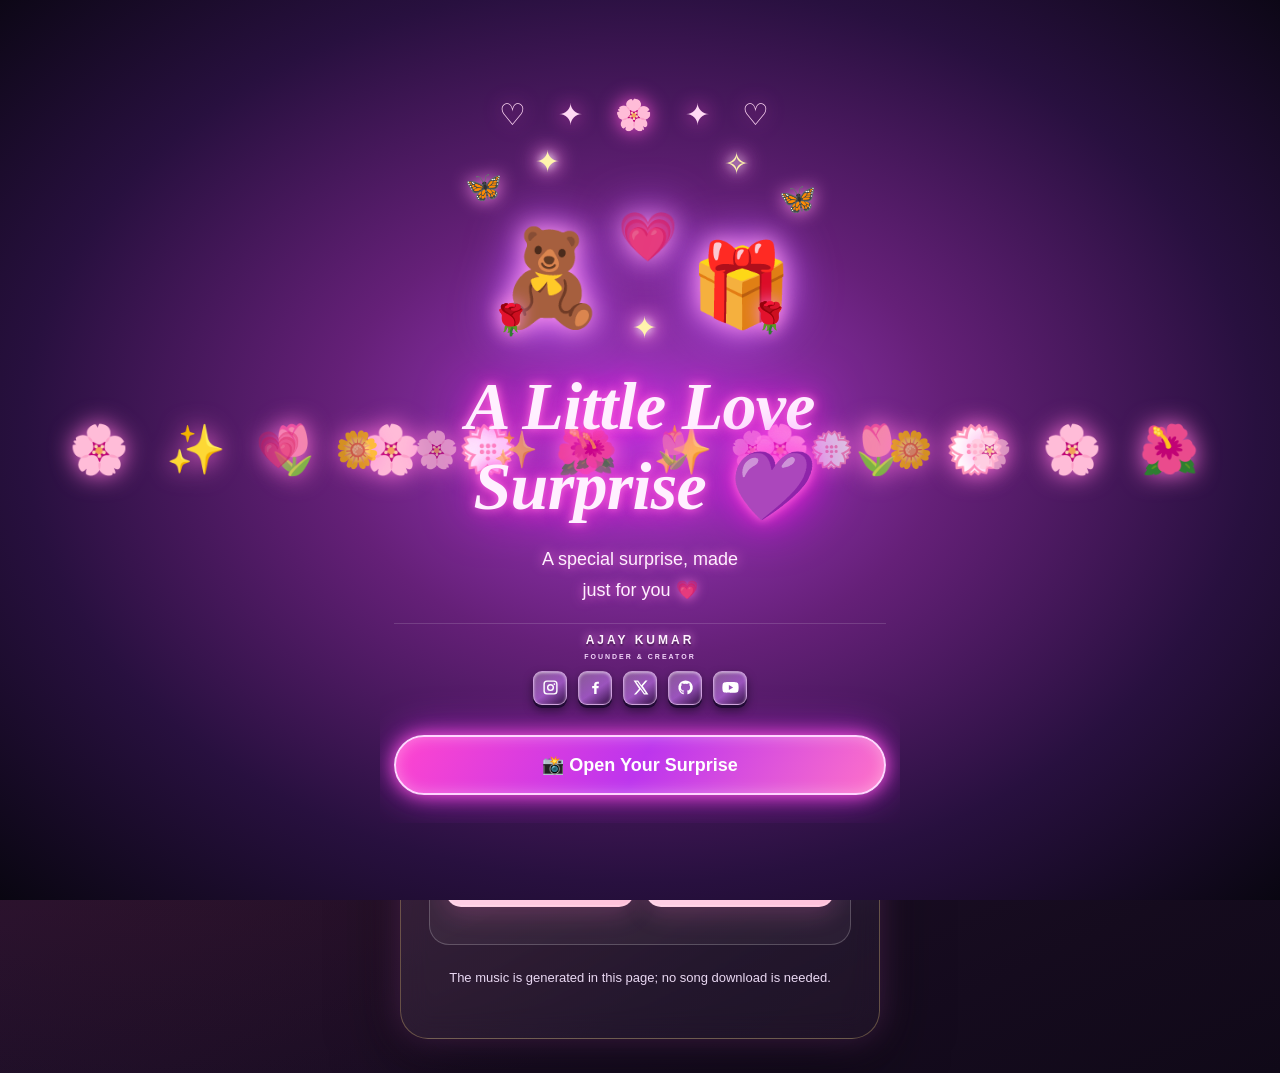
<file: index.html>
<!DOCTYPE html>
<html lang="en">
<head>
<meta charset="UTF-8">
<meta name="viewport" content="width=device-width, initial-scale=1">
<meta name="theme-color" content="#180b2b">
<title>A Little Love Surprise 💜</title>

<style>
*{box-sizing:border-box}
:root{color-scheme:dark}
body{margin:0;min-height:100vh;display:grid;place-items:center;overflow-x:hidden;font-family:Arial,sans-serif;color:#fff;text-align:center;background:radial-gradient(ellipse at top,#713b8b 0%,#30113f 48%,#10071d 100%);padding:24px 14px;position:relative}
body:before{content:"";position:fixed;inset:0;pointer-events:none;background:radial-gradient(circle at 15% 20%,#ff72bc22,transparent 35%),radial-gradient(circle at 85% 75%,#a68bff22,transparent 32%);animation:glow 8s ease-in-out infinite alternate}
.card{position:relative;z-index:1;width:100%;max-width:480px;margin:10px auto;padding:clamp(24px,6vw,36px) clamp(18px,5vw,28px);background:linear-gradient(150deg,#ffffff18,#ffffff08);border:1px solid #ffffff40;border-radius:28px;box-shadow:0 24px 80px #0007,inset 0 1px #ffffff30;backdrop-filter:blur(14px);animation:cardIn .8s ease both}
.card>div:first-child{display:inline-block;padding:12px 18px;border:1px solid #ffffff28;border-radius:999px;background:#ffffff0d;box-shadow:0 0 35px #ff82c522}
h1{font-size:clamp(1.8rem,7vw,2.5rem);line-height:1.15;margin:18px 0 12px;letter-spacing:-.7px;text-shadow:0 3px 25px #ff8ac744}
h2{font-size:clamp(1.35rem,5vw,1.8rem);overflow-wrap:anywhere}
p{line-height:1.75;color:#f6eafa}
input,select,button{width:100%;min-height:50px;padding:14px 15px;margin:8px 0;border:1px solid transparent;border-radius:15px;font-size:16px}
input,select{background:#fff;color:#24132e;outline:none}
input:focus,select:focus{border-color:#ff9bcc;box-shadow:0 0 0 3px #ff9bcc35}
button{background:linear-gradient(110deg,#ffd1e7,#ffc1da);color:#45153c;font-weight:700;cursor:pointer;box-shadow:0 8px 22px #0002;transition:transform .2s ease,filter .2s ease}
button:active{transform:scale(.98)}
@media(hover:hover){button:hover{filter:brightness(1.06);transform:translateY(-2px)}}
.secondary{background:linear-gradient(110deg,#e1c9ff,#c8b4ff)}
#surprise{display:none}

@keyframes creatorFadeOut {
  from { opacity:1; transform:translateY(0) scale(1); }
  to { opacity:0; transform:translateY(-12px) scale(.985); }
}

@keyframes surpriseFadeIn {
  from { opacity:0; transform:translateY(18px) scale(.985); }
  to { opacity:1; transform:translateY(0) scale(1); }
}

#creator.cinematic-exit {
  animation:creatorFadeOut .65s ease forwards;
  pointer-events:none;
}

#surprise.cinematic-enter {
  animation:surpriseFadeIn .85s ease both;
}

@media (prefers-reduced-motion:reduce) {
  #creator.cinematic-exit,
  #surprise.cinematic-enter {
    animation:none !important;
  }
}

.heart{position:fixed;bottom:-40px;z-index:0;pointer-events:none;user-select:none;will-change:transform,opacity;animation:floatUp var(--duration,7s) linear forwards;filter:drop-shadow(0 0 10px #ff8ac7);opacity:0}
@keyframes floatUp{to{transform:translateY(-110vh) rotate(25deg);opacity:0}}
@keyframes cardIn{from{opacity:0;transform:translateY(18px) scale(.98)}to{opacity:1;transform:translateY(0) scale(1)}}
@keyframes glow{from{opacity:.65;transform:scale(1)}to{opacity:1;transform:scale(1.05)}}
.small{font-size:13px;color:#ead9f3}
button:focus-visible{outline:3px solid #fff;outline-offset:3px}
@media(prefers-reduced-motion:reduce){html{scroll-behavior:auto!important}}


.birthday-cake{width:min(250px,80vw);margin:32px auto;text-align:center;animation:cakeFloat 3s ease-in-out infinite;filter:drop-shadow(0 12px 20px #bd80ff88)}
.cake-message{color:#ffe0f5;font-size:17px;font-weight:bold;margin-bottom:16px;text-shadow:0 0 12px #ff80d0,0 0 24px #ff70bd;animation:messageGlow 2.5s ease-in-out infinite alternate}
.candles{display:flex;justify-content:center;gap:24px;height:45px;position:relative;z-index:2}
.candle{position:relative;display:block;width:12px;height:37px;border-radius:4px 4px 3px 3px;background:repeating-linear-gradient(45deg,#fff0f7 0 5px,#ff83c8 5px 9px);box-shadow:inset -3px 0 4px #c94c9a66,0 0 8px #ffb5df88}
.candle b{position:absolute;left:0;top:-19px;width:13px;height:19px;border-radius:50% 50% 45% 45%;background:radial-gradient(ellipse at 50% 70%,#fff 0 12%,#fff9b0 30%,#ffbd55 60%,#ff70a8 85%);box-shadow:0 0 10px #fff2a8,0 0 22px #ffc86b,0 0 34px #ff8dca;transform-origin:50% 100%;animation:flameFlicker .45s ease-in-out infinite alternate}
.cake-top{position:relative;width:190px;height:29px;margin:-3px auto 0;border-radius:50%;background:linear-gradient(180deg,#fffaff,#ffc9ed 55%,#d99aff);border:2px solid #fff0fb;box-shadow:0 0 12px #ffb5e8,inset 0 3px 5px #fff}
.cake-body{box-sizing:border-box;width:190px;height:61px;margin:-9px auto 0;padding-top:17px;border-radius:0 0 17px 17px;background:linear-gradient(100deg,#a96be9,#f5a7e2 48%,#a77be9);color:#fff0fa;font-size:20px;border-bottom:6px solid #f9d9ff;box-shadow:inset 0 -8px 12px #793eaa55,inset 0 5px 8px #ffffff55}
.cake-plate{width:220px;height:15px;margin:auto;border-radius:50%;background:linear-gradient(#fff,#e8caff 55%,#b987e7);box-shadow:0 5px 12px #0004,0 0 18px #dca7ff88}
@keyframes cakeFloat{0%,100%{transform:translateY(0) scale(1)}50%{transform:translateY(-8px) scale(1.025)}}
@keyframes flameFlicker{from{transform:rotate(-9deg) scale(.88,.96)}to{transform:rotate(9deg) scale(1.12,1.08)}}
@keyframes messageGlow{from{text-shadow:0 0 8px #ff80d0}to{text-shadow:0 0 18px #ff80d0,0 0 30px #d9a0ff}}

.birthday-particle{
  position:fixed;
  top:-45px;
  z-index:2;
  pointer-events:none;
  user-select:none;
  animation:birthdayFall var(--duration,6s) linear forwards;
  will-change:transform,opacity;
}
@keyframes birthdayFall{
  0%{transform:translate3d(0,-5vh,0) rotate(0deg);opacity:0}
  10%{opacity:1}
  90%{opacity:1}
  100%{transform:translate3d(35px,110vh,0) rotate(540deg);opacity:0}
}


/* Photo Memories gallery */
.memory-box{margin:22px 0;padding:16px;border:1px solid #ffffff35;border-radius:20px;background:#ffffff0b}
.memory-box h2{margin:4px 0 8px}
.memory-grid{display:grid;grid-template-columns:repeat(2,minmax(0,1fr));gap:12px;margin-top:14px}
.memory-item{min-width:0;padding:9px;border-radius:14px;background:#ffffff12;border:1px solid #ffffff25}
.memory-item img{display:block;width:100%;aspect-ratio:1/1;object-fit:cover;border-radius:10px}
.memory-item input{width:100%;min-width:0;margin:8px 0 2px;padding:10px;font-size:14px}
.memory-item button{min-height:42px;padding:10px;margin:6px 0 0;font-size:14px}
.memory-empty{font-size:13px;color:#ead9f3}


/* Dreamy love redesign */
body {
  background:
    radial-gradient(ellipse at 15% 10%, #ff9edb66, transparent 42%),
    radial-gradient(ellipse at 85% 30%, #ad8aff66, transparent 45%),
    linear-gradient(145deg, #260e3c, #5a205f 48%, #1b123b);
  background-attachment: fixed;
}
.card {
  background: linear-gradient(145deg, #ffffff20, #f7c7ff0a);
  border: 1px solid #ffd9ff70;
  box-shadow: 0 24px 80px #13051f88, 0 0 35px #ff8cdd20,
              inset 0 1px #ffffff40;
}

#creator .creator-share-button {
  position: relative;
  display: block;
  width: auto;
  min-height: 42px;
  padding: 9px 15px;
  margin: 8px 0 14px auto;
  border-radius: 20px;
  font-size: 13px;
  z-index: 5;
}

#creator, #surprise {
  position: relative;
}
#creator h1, #greeting {
  color: #ffe3f5;
  text-shadow: 0 0 18px #ff79d4a0, 0 0 38px #b58aff70;
}
#surprise {
  padding-top: 12px;
}
#sharedMemories .memory-item {
  background: linear-gradient(145deg, #ffffff20, #f8b9e90d);
  border: 1px solid #ffd7f780;
  box-shadow: 0 12px 28px #10051d55;
}
#sharedMemories .memory-item img {
  border: 2px solid #ffe0f5;
}
button {
  box-shadow: 0 8px 25px #ff72c833, 0 0 0 1px #ffffff30 inset;
}






/* Uploaded photos emerge one-by-one from the gift box */
.floating-photo-layer {
  position: fixed;
  inset: 0;
  overflow: hidden;
  pointer-events: none;
  z-index: 4;
}

.floating-photo-layer::after {
  content: "";
  position: fixed;
  left: 50%;
  bottom: 14px;
  width: 112px;
  height: 58px;
  transform: translateX(-50%);
  border: 2px solid #ffe0f5;
  border-radius: 9px;
  background: linear-gradient(90deg, #a83bcb, #f06bbd 48%, #a83bcb);
  box-shadow: 0 0 24px #ff72c899, inset 0 0 12px #ffffff44;
  z-index: 5;
}

.floating-photo-layer::before {
  content: "";
  position: fixed;
  left: 50%;
  bottom: 68px;
  width: 126px;
  height: 17px;
  transform: translateX(-50%);
  transform-origin: 50% 100%;
  border: 2px solid #ffe8fa;
  border-radius: 7px;
  background: linear-gradient(90deg,#8d35bd,#ff9bd7 48%,#8d35bd);
  box-shadow: 0 0 18px #ff8bd9, inset 0 2px 5px #ffffff99;
  z-index: 6;
  animation: giftLidOpen 5s ease-in-out infinite;
}

.floating-photo-layer::after {
  background: linear-gradient(90deg,#8e36bd 0 20%,#ff9bd7 20% 29%,#a83bcb 29% 71%,#ff9bd7 71% 80%,#8e36bd 80%);
  border: 2px solid #ffe8fa;
  box-shadow: 0 0 28px #ff72c9, inset 0 0 14px #ffffff66;
}

@keyframes giftLidOpen {
  0%, 15%, 75%, 100% { transform: translateX(-50%) rotate(0deg) translateY(0); }
  30%, 55% { transform: translateX(-50%) rotate(-13deg) translateY(-5px); }
}

.floating-memory-photo {
  position: absolute;
  left: 50%;
  bottom: 78px;
  width: var(--photo-size, 90px);
  height: calc(var(--photo-size, 90px) * 1.28);
  object-fit: cover;
  border: 2px solid #ffe0f5;
  border-radius: 12px;
  box-shadow: 0 8px 28px #ff72c866, 0 0 18px #e9a3ff55;
  opacity: 0;
  pointer-events: none;
  z-index: 4;
}

.floating-memory-photo.photo-emerging {
  animation: gift-photo-emerge 4s ease-in-out forwards;
}

@keyframes gift-photo-emerge {
  0% {
    transform: translate(-50%, 38px) scale(.35) rotate(0deg);
    opacity: 0;
    filter: blur(8px);
  }
  12% {
    opacity: 1;
    filter: blur(0);
  }
  50% {
    transform: translate(calc(-50% + var(--photo-drift, 0px)), -85px) scale(1.15) rotate(var(--photo-rotation, 0deg));
    opacity: 1;
    filter: blur(0);
  }
  80% {
    transform: translate(calc(-50% + var(--photo-drift, 0px)), -150px) scale(1.65) rotate(var(--photo-rotation, 0deg));
    opacity: .9;
    filter: blur(2px);
  }
  100% {
    transform: translate(calc(-50% + var(--photo-drift, 0px)), -190px) scale(2.1) rotate(var(--photo-rotation, 0deg));
    opacity: 0;
    filter: blur(24px);
  }
}
@media (prefers-reduced-motion: reduce) {
  .floating-memory-photo.photo-emerging {
    animation-duration: 4s;
  }
}
/* Blurred uploaded-photo background */
.photo-background {
  position: fixed;
  inset: -24px;
  z-index: 0;
  pointer-events: none;
  background-position: center;
  background-size: cover;
  filter: blur(18px);
  opacity: .32;
}
body {
  background-color: #260e3c;
  isolation: isolate;
}


h1 {
  color: #fff3fa;
  text-shadow: 0 0 18px #d96baf88, 0 0 42px #8b5cf655;
}
.cinematic-name {
  display: inline-block;
  margin-top: 8px;
  font-family: Georgia, "Times New Roman", serif;
  font-size: 1.18em;
  font-style: italic;
  font-weight: 700;
  letter-spacing: 1px;
  background: linear-gradient(110deg, #fff4d6, #f4c66b, #fff0d0, #dca44b);
  -webkit-background-clip: text;
  background-clip: text;
  color: transparent;
  filter: drop-shadow(0 0 12px #e8b85b66);
  animation: nameGlow 3s ease-in-out infinite alternate;
}
@keyframes nameGlow {
  from { filter: drop-shadow(0 0 7px #e8b85b44); }
  to { filter: drop-shadow(0 0 18px #f7d58b99); }
}


/* Cinematic romantic atmosphere */
body {
  background:
    radial-gradient(ellipse at 50% 0%, #59305f 0%, transparent 52%),
    radial-gradient(ellipse at 10% 65%, #45182f88 0%, transparent 45%),
    linear-gradient(155deg, #100b20, #21102c 55%, #100918) !important;
}
.card {
  border: 1px solid #e8c77955 !important;
  box-shadow: 0 0 35px #a34d9855, 0 22px 65px #05030b99,
              inset 0 1px 0 #fff4dc22 !important;
}
.cinematic-name {
  background: linear-gradient(100deg, #fff5d8, #e8b85b, #fff0c2, #d89b39, #fff5d8) !important;
  background-size: 250% auto !important;
  -webkit-background-clip: text !important;
  background-clip: text !important;
  color: transparent !important;
  animation: nameGlow 3s ease-in-out infinite alternate,
             goldShimmer 6s linear infinite !important;
}
@keyframes goldShimmer {
  from { background-position: 0% center; }
  to { background-position: 250% center; }
}
.cake-message {
  color: #ffe6bd !important;
  text-shadow: 0 0 10px #ff91d9, 0 0 24px #e8b85b99 !important;
}


/* Cinematic floral explosion opening */
#cinematicIntro {
  position: fixed;
  inset: 0;
  z-index: 99999;
  display: flex;
  align-items: center;
  justify-content: center;
  overflow: hidden;
  padding: 24px;
  text-align: center;
  background:
    radial-gradient(ellipse at 50% 48%, #a52bba 0%, #55145f 35%, #210b35 68%, #090611 100%);
  transition: opacity .9s ease, visibility .9s ease;
}
#cinematicIntro::before,
#cinematicIntro::after {
  content: "🌸  ✨  🌷  🌸  💮  🌺  ✨  🌸  🌷  💮  🌸  🌺";
  position: absolute;
  inset: -20%;
  display: flex;
  align-items: center;
  justify-content: space-around;
  flex-wrap: wrap;
  padding: 8px;
  font-size: clamp(25px, 6vw, 48px);
  line-height: 2.2;
  letter-spacing: 12px;
  pointer-events: none;
  animation: flowerExplosion 18s linear infinite;
  filter: drop-shadow(0 0 12px #ff71d9);
}
#cinematicIntro::after {
  content: "💗  🌼  🌸  ✨  🌺  🌷  🌸  💮  🌼  🌸";
  animation-duration: 24s;
  animation-direction: reverse;
  opacity: .72;
  font-size: clamp(20px, 4.5vw, 36px);
}
#cinematicIntro.intro-hidden {
  opacity: 0;
  visibility: hidden;
  pointer-events: none;
}
.intro-content {
  position: relative;
  z-index: 2;
  width: min(100%, 520px);
  max-height: 100dvh;
  overflow-y: auto;
  padding: 18px 14px 22px;
  animation: introRise 1.4s ease both;
  scrollbar-width: none;
}
.intro-content::-webkit-scrollbar {
  display: none;
}
.intro-content .founder-social-footer {
  margin: 12px auto 2px;
  padding-top: 9px;
  gap: 4px;
}
.intro-content .founder-social-icons {
  gap: 11px;
  margin-top: 6px;
}
.intro-content .founder-social-icons a {
  width: 34px;
  height: 34px;
}
.intro-content .founder-social-icons svg {
  width: 17px;
  height: 17px;
}
.intro-hearts {
  font-size: 30px;
  letter-spacing: 12px;
  animation: introFloat 3s ease-in-out infinite;
  color: #ffd9f4;
  text-shadow: 0 0 20px #ff55d7;
}
.intro-title {
  margin: 22px 0 16px;
  font: italic 700 clamp(42px, 10vw, 68px) Georgia, serif;
  color: #fff0ff;
  text-shadow: 0 0 10px #ff69df, 0 0 25px #ff38d0, 0 0 55px #e900ff;
}
.intro-caption {
  color: #fff0ff;
  font-size: 18px;
  line-height: 1.7;
  text-shadow: 0 0 12px #ff73d9;
}
#enterSurprise {
  margin-top: 28px;
  padding: 17px 28px;
  border: 2px solid #ffd5ff;
  border-radius: 999px;
  background: linear-gradient(120deg, #ff45cf, #bd35ed, #ff72c9);
  color: white;
  font-size: 18px;
  font-weight: bold;
  cursor: pointer;
  box-shadow: 0 0 18px #ff55df, 0 0 42px #e52bff99, inset 0 0 15px #ffffff55;
  animation: buttonGlow 2s ease-in-out infinite alternate;
}
@keyframes flowerExplosion {
  0% { transform: scale(.55) rotate(0deg); opacity: .35; }
  45% { opacity: 1; }
  100% { transform: scale(1.35) rotate(360deg); opacity: .45; }
}
@keyframes buttonGlow {
  from { box-shadow: 0 0 18px #ff55df, 0 0 35px #e52bff88; }
  to { box-shadow: 0 0 28px #ff9bea, 0 0 65px #e52bff; }
}
@keyframes introRise {
  from { opacity: 0; transform: translateY(24px) scale(.97); }
  to { opacity: 1; transform: translateY(0) scale(1); }
}
@keyframes introFloat {
  0%, 100% { transform: translateY(0); }
  50% { transform: translateY(-10px); }
}
@media (prefers-reduced-motion: reduce) {
  .intro-content, .intro-hearts, #cinematicIntro::before, #cinematicIntro::after, #enterSurprise { animation: none; }
  #cinematicIntro { transition: none; }
}


/* Golden sparkle and floating-heart celebration */
.magic-particle {
  position: fixed;
  z-index: 100001;
  pointer-events: none;
  left: var(--x);
  top: var(--y);
  font-size: var(--size);
  opacity: 0;
  animation: magicBurst var(--duration) ease-out forwards;
  filter: drop-shadow(0 0 8px #f5d58c);
}
@keyframes magicBurst {
  0% { opacity: 0; transform: translate(0, 0) scale(.35) rotate(0deg); }
  15% { opacity: 1; }
  100% {
    opacity: 0;
    transform: translate(var(--dx), var(--dy)) scale(1.25) rotate(var(--rot));
  }
}


/* PREMIUM BIRTHDAY EXPERIENCE V2 */
#surprise {
  position: relative;
}

#greeting {
  color: #fff1fb;
  font-family: Georgia, serif;
  font-size: clamp(25px, 6vw, 38px);
  font-weight: 700;
  letter-spacing: .5px;
  text-align: center;
  line-height: 1.35;
  text-shadow: 0 0 12px #ff8bdc, 0 0 28px #b77aff;
  animation: premiumTextIn 1.2s ease both;
}

#letterText {
  max-width: 680px;
  margin: 22px auto;
  padding: 22px 20px;
  border: 1px solid #ffd5f0aa;
  border-radius: 20px;
  background: linear-gradient(135deg,#ffffff16,#d88bff18,#ff9bdc18);
  box-shadow: 0 12px 35px #6c267744, inset 0 1px 0 #ffffff55;
  color: #fff4fc;
  font-family: Georgia, serif;
  font-size: clamp(16px, 4vw, 19px);
  line-height: 1.85;
  text-align: center;
  backdrop-filter: blur(12px);
  -webkit-backdrop-filter: blur(12px);
  animation: premiumTextIn 1.5s ease both;
}

.birthday-cake {
  position: relative;
  isolation: isolate;
  width: min(270px,84vw);
  margin: 42px auto 35px;
  padding: 20px 12px 15px;
  border: 1px solid #ffe4f8aa;
  border-radius: 26px;
  background: linear-gradient(145deg,#ffffff20,#d48aff18 55%,#ff9bdc22);
  box-shadow: 0 18px 45px #35104f66, inset 0 1px 0 #ffffff66, 0 0 28px #e68bff55;
  backdrop-filter: blur(12px);
  -webkit-backdrop-filter: blur(12px);
}

.birthday-cake::before {
  content: "✦  ✧  ✦";
  display: block;
  margin-bottom: 12px;
  color: #ffe6a8;
  font-size: 17px;
  letter-spacing: 12px;
  text-shadow: 0 0 14px #ffd77b;
  animation: premiumSparkle 2.5s ease-in-out infinite alternate;
}

.cake-message {
  color: #fff4d8 !important;
  font-family: Georgia,serif;
  font-size: clamp(17px,4.5vw,21px);
  letter-spacing: .5px;
  text-shadow: 0 0 10px #ffb4df,0 0 24px #d9a0ff !important;
}

.candles { gap: 27px; height: 48px; }

.candle {
  width: 13px;
  height: 39px;
  border-radius: 5px;
  background: repeating-linear-gradient(45deg,#fff8e9 0 5px,#e9a5ff 5px 9px);
  box-shadow: inset -3px 0 5px #a64eaa77,0 0 12px #ffb8e9;
}

.candle b {
  width: 14px;
  height: 20px;
  top: -20px;
  background: radial-gradient(ellipse at 50% 70%,#fff 0 10%,#fff6a5 28%,#ffb347 58%,#ff70b5 88%);
  box-shadow: 0 0 12px #fff2a8,0 0 25px #ffc86b,0 0 40px #ff8dca;
}

.cake-top {
  height: 31px;
  background: linear-gradient(180deg,#fff,#ffe0f5 48%,#d9a4ff);
  box-shadow: 0 0 18px #ffb5e8,inset 0 3px 7px #fff;
}

.cake-body {
  background: linear-gradient(100deg,#9251d4,#f4a0d9 48%,#a879e9);
  box-shadow: inset 0 -9px 13px #71349b66,inset 0 5px 9px #ffffff66,0 8px 18px #71349b55;
}

.cake-plate {
  background: linear-gradient(#fff,#f4d9ff 55%,#b987e7);
  box-shadow: 0 7px 15px #0005,0 0 22px #dca7ff99;
}

.floating-photo-layer::after {
  border: 2px solid #fff0fc;
  border-radius: 10px;
  background: linear-gradient(90deg,#7024a8 0 18%,#ffd2ef 18% 27%,#bd52d7 27% 73%,#ffd2ef 73% 82%,#7024a8 82%);
  box-shadow: 0 0 25px #ff8bd9,0 10px 25px #210b3d88,inset 0 0 15px #ffffff88;
}

.floating-photo-layer::before {
  border: 2px solid #fff2fc;
  border-radius: 8px;
  background: linear-gradient(90deg,#7929ad,#ffd5ef 45%,#a944c5);
  box-shadow: 0 0 22px #ff9cdd,0 5px 12px #260b3d88,inset 0 2px 6px #ffffffbb;
  animation: giftLidOpen 4.5s ease-in-out infinite;
}

@keyframes premiumTextIn {
  from { opacity:0; transform:translateY(18px); }
  to { opacity:1; transform:translateY(0); }
}

@keyframes premiumSparkle {
  from { opacity:.55; filter:brightness(.9); }
  to { opacity:1; filter:brightness(1.5); }
}

@media (max-width:480px) {
  #letterText { padding:18px 15px; line-height:1.75; }
  .birthday-cake { margin-top:32px; }
}

@media (prefers-reduced-motion:reduce) {
  #greeting,#letterText,.birthday-cake::before {
    animation:none !important;
  }
}


/* Continuous falling flowers and sparkling petals */





/* Birthday photo and gift final adjustments */
audio {
  display: none !important;
}

.cake-message {
  display: none !important;
}

.floating-photo-layer::before {
  animation: none !important;
  transform: translateX(-50%);
}

.floating-photo-layer.gift-opening::before {
  animation: giftLidOpenOnce 0.8s ease-out forwards !important;
}

@keyframes giftLidOpenOnce {
  from {
    transform: translateX(-50%) rotate(0deg) translateY(0);
  }
  to {
    transform: translateX(-50%) rotate(-28deg) translateY(-18px);
  }
}

.floating-memory-photo.photo-emerging {
  animation: giftPhotoStay 2.5s ease-out forwards !important;
}

@keyframes giftPhotoStay {
  0% {
    transform: translate(-50%, 38px) scale(.35);
    opacity: 0;
    filter: blur(8px);
  }
  20% {
    opacity: 1;
    filter: blur(0);
  }
  100% {
    transform: translate(-50%, -175px) scale(1.8);
    opacity: 1;
    filter: blur(0);
  }
}
\n

/* MAGICAL PHOTO SEQUENCE V2 */
.floating-photo-layer {
  background:
    radial-gradient(ellipse 48% 18% at 50% 96%, #f58affaa, transparent 75%),
    radial-gradient(ellipse 30% 35% at 50% 91%, #b94aff77, transparent 75%),
    linear-gradient(72deg, transparent 43%, #ff8bea33 49%, transparent 54%),
    linear-gradient(108deg, transparent 43%, #ff8bea33 49%, transparent 54%);
}

.floating-photo-layer::after {
  width: min(190px, 52vw) !important;
  height: 112px !important;
  bottom: 20px !important;
  border: 3px solid #ffe6ff !important;
  border-radius: 13px 13px 19px 19px !important;
  background: linear-gradient(90deg,#70209e,#e65acb 48%,#8529bb) !important;
  box-shadow: 0 0 22px #ff8be9, 0 0 55px #d34aff,
    0 20px 50px #b34aff88, inset 0 0 25px #ffffff66 !important;
}

.floating-photo-layer::before {
  width: min(210px, 58vw) !important;
  height: 27px !important;
  bottom: 124px !important;
  border: 3px solid #fff0ff !important;
  border-radius: 9px !important;
  background: linear-gradient(90deg,#7926b2,#ffd0f2 48%,#a83acb) !important;
  box-shadow: 0 0 24px #ff9de9, 0 0 45px #bd4bff !important;
  transform-origin: 50% 100%;
}

.floating-photo-layer.gift-opening::before {
  animation: magicalLidOpenV2 1s ease-out forwards !important;
}

@keyframes magicalLidOpenV2 {
  from { transform: translateX(-50%) rotate(0); }
  to { transform: translateX(-50%) rotate(-35deg) translateY(-24px); }
}

.floating-memory-photo {
  width: min(170px, 48vw) !important;
  height: min(218px, 62vw) !important;
  object-fit: cover !important;
  border: 3px solid #ffe4ff !important;
  box-shadow: 0 0 25px #ff7be9, 0 0 55px #c34aff !important;
  z-index: 8 !important;
}

.floating-memory-photo.photo-emerging {
  animation: magicalPhotoSequenceV2 3.8s ease-in-out forwards !important;
}

@keyframes magicalPhotoSequenceV2 {
  0% {
    transform: translate(-50%, 45px) scale(.25);
    opacity: 0;
    filter: blur(8px);
  }
  18% {
    opacity: 1;
    filter: blur(0);
  }
  65% {
    transform: translate(-50%, -190px) scale(1.2);
    opacity: 1;
  }
  100% {
    transform: translate(-50%, -240px) scale(1.45);
    opacity: 0;
    filter: blur(5px);
  }
}


/* FINAL GIFT BOX SIZE: HALF SIZE */
.floating-photo-layer::after {
  width: min(95px, 26vw) !important;
  height: 56px !important;
  bottom: 20px !important;
}
.floating-photo-layer::before {
  width: min(105px, 29vw) !important;
  height: 14px !important;
  bottom: 76px !important;
}
@keyframes magicalLidOpenV2 {
  from { transform: translateX(-50%) rotate(0); }
  to { transform: translateX(-50%) rotate(-35deg) translateY(-12px); }
}


/* PREMIUM REPEATING GIFT OPEN-CLOSE SEQUENCE */
.floating-photo-layer::after {
  background:
    linear-gradient(90deg,
      #552080 0 17%,
      #f8d58a 17% 23%,
      #a43acb 23% 77%,
      #f8d58a 77% 83%,
      #552080 83%) !important;
  border: 2px solid #ffe8bd !important;
  box-shadow:
    0 0 18px #e8a5ff,
    0 0 35px #a94bdb,
    inset 0 0 16px #ffffff55 !important;
}

.floating-photo-layer::before {
  background: linear-gradient(90deg,#6e279b,#f9d58e 48%,#9b38bd) !important;
  border: 2px solid #fff0c9 !important;
  box-shadow: 0 0 20px #e8a5ff, inset 0 2px 6px #ffffff99 !important;
}

.floating-photo-layer.gift-opening::before {
  animation: premiumGiftLidCycle 6s ease-in-out forwards !important;
}

@keyframes premiumGiftLidCycle {
  0% {
    transform: translateX(-50%) rotate(0deg) translateY(0);
  }
  18% {
    transform: translateX(-50%) rotate(-35deg) translateY(-12px);
  }
  90% {
    transform: translateX(-50%) rotate(-35deg) translateY(-12px);
  }
  100% {
    transform: translateX(-50%) rotate(0deg) translateY(0);
  }
}

.floating-memory-photo.photo-emerging {
  animation: premiumPhotoReturn 4.8s linear forwards !important;
}

@keyframes premiumPhotoReturn {
  0% {
    transform: translate(-50%, 45px) scale(.20);
    opacity: 0;
    filter: blur(7px);
  }
  18% {
    transform: translate(-50%, -65px) scale(.50);
    opacity: 1;
    filter: blur(0);
  }
  55% {
    transform: translate(-50%, -175px) scale(1.15);
    opacity: 1;
    filter: blur(0);
  }
  78% {
    transform: translate(-50%, -220px) scale(1.65);
    opacity: .65;
    filter: blur(2px);
  }
  100% {
    transform: translate(-50%, -270px) scale(2.1);
    opacity: 0;
    filter: blur(9px);
  }
}


/* FRONT-FACING GIFT LID OPENING */
.floating-photo-layer {
  perspective: 500px !important;
}

.floating-photo-layer::before {
  transform-origin: 50% 0% !important;
  transform-style: preserve-3d !important;
  backface-visibility: hidden !important;
}

@keyframes premiumGiftLidCycle {
  0% {
    transform: translateX(-50%) rotateX(0deg);
  }
  18% {
    transform: translateX(-50%) rotateX(110deg);
  }
  90% {
    transform: translateX(-50%) rotateX(110deg);
  }
  100% {
    transform: translateX(-50%) rotateX(0deg);
  }
}

/* PHOTO EMERGES THROUGH THE GIFT OPENING */
.floating-memory-photo.photo-emerging {
  z-index: 7 !important;
  animation: premiumPhotoReturn 4.8s linear forwards !important;
}

@keyframes premiumPhotoReturn {
  0% {
    transform: translate(-50%, 45px) scale(.20);
    opacity: 0;
    filter: blur(7px);
  }
  8% {
    transform: translate(-50%, 20px) scale(.32);
    opacity: .65;
    filter: blur(3px);
  }
  18% {
    transform: translate(-50%, -65px) scale(.50);
    opacity: 1;
    filter: blur(0);
  }
  55% {
    transform: translate(-50%, -175px) scale(1.15);
    opacity: 1;
    filter: blur(0);
  }
  78% {
    transform: translate(-50%, -220px) scale(1.65);
    opacity: .65;
    filter: blur(2px);
  }
  100% {
    transform: translate(-50%, -270px) scale(2.1);
    opacity: 0;
    filter: blur(9px);
  }
}


/* DREAMY NEON LOVE LANDING — first screen only */
#cinematicIntro {
  background: radial-gradient(ellipse at 50% 48%, #a83acb 0%, #652078 34%, #28103f 68%, #090611 100%) !important;
}
#cinematicIntro .intro-content {
  width: min(100%, 520px);
  padding: 20px 14px;
}
.intro-scene {
  position: relative;
  width: min(100%, 390px);
  height: clamp(150px, 34vw, 205px);
  margin: 8px auto 2px;
  display: grid;
  place-items: center;
  isolation: isolate;
}
.scene-center {
  position: relative;
  display: flex;
  align-items: end;
  justify-content: center;
  gap: clamp(2px, 2vw, 12px);
  width: 100%;
  height: 100%;
  padding-bottom: 12px;
}
.scene-teddy, .scene-gift, .scene-heart {
  display: inline-block;
  filter: drop-shadow(0 0 12px #ff9bea) drop-shadow(0 0 22px #c85aff);
  animation: sceneGlow 2.2s ease-in-out infinite alternate, sceneBob 3.8s ease-in-out infinite;
}
.scene-teddy { font-size: clamp(62px, 17vw, 94px); animation-delay: -.5s; }
.scene-gift { font-size: clamp(58px, 15vw, 82px); animation-delay: -1.2s; }
.scene-heart { align-self: center; font-size: clamp(34px, 9vw, 48px); animation-delay: -.8s; }
.scene-item {
  position: absolute;
  z-index: 2;
  filter: drop-shadow(0 0 9px #ff8be7);
  animation: sceneTwinkle 2s ease-in-out infinite alternate;
}
.scene-butterfly { left: 5%; top: 14%; font-size: 30px; animation: sceneDrift 4s ease-in-out infinite; }
.scene-butterfly-two { left: auto; right: 5%; top: 20%; animation-delay: -2s; }
.scene-rose { left: 12%; bottom: 4%; font-size: 30px; animation-delay: -.7s; }
.scene-rose-two { left: auto; right: 12%; bottom: 5%; animation-delay: -1.4s; }
.scene-star { color: #fff4ad; font-size: 30px; text-shadow: 0 0 10px #fff, 0 0 22px #ff8be7; }
.scene-star-one { left: 23%; top: 2%; }
.scene-star-two { right: 22%; top: 3%; animation-delay: -.8s; }
.scene-star-three { left: 48%; bottom: 0; animation-delay: -1.2s; }
@keyframes sceneGlow {
  from { filter: drop-shadow(0 0 7px #ff9bea); }
  to { filter: drop-shadow(0 0 17px #fff) drop-shadow(0 0 28px #d34cff); }
}
@keyframes sceneBob {
  0%, 100% { transform: translateY(0) rotate(-2deg); }
  50% { transform: translateY(-7px) rotate(2deg); }
}
@keyframes sceneTwinkle {
  from { opacity: .55; transform: scale(.82) rotate(-10deg); }
  to { opacity: 1; transform: scale(1.2) rotate(12deg); }
}
@keyframes sceneDrift {
  0%, 100% { transform: translate(0, 0) rotate(-8deg); }
  50% { transform: translate(7px, -10px) rotate(10deg); }
}
@media (prefers-reduced-motion: reduce) {
  .scene-item, .scene-teddy, .scene-gift, .scene-heart { animation: none !important; }
}


/* Premium founder footer */
.founder-social-footer{
  display:flex;flex-direction:column;align-items:center;
  gap:5px;margin:22px auto 4px;padding-top:13px;
  border-top:1px solid #ffffff25;position:relative;z-index:5;
}
.founder-social-name{
  font:800 12px/1.2 Arial,sans-serif;letter-spacing:3px;
  color:#fff2ff;text-shadow:0 2px 2px #42134f,0 0 10px #f59bea;
}
.founder-social-role{
  font:600 7px/1.3 Arial,sans-serif;letter-spacing:2px;
  color:#f2d5fa;
}
.founder-social-icons{
  display:flex;justify-content:center;align-items:center;
  gap:9px;margin-top:5px;
}
.founder-social-icons a{
  width:30px;height:30px;display:grid;place-items:center;
  border:1px solid #f8d5ff99;border-radius:9px;
  color:#fff;text-decoration:none;
  background:linear-gradient(145deg,#ffffff45,#9b54bd 55%,#351047);
  box-shadow:0 3px 0 #210b35,0 5px 10px #09061188,
             inset 0 1px 3px #ffffff90;
  -webkit-tap-highlight-color:transparent;
}
.founder-social-icons a:active{transform:translateY(2px);box-shadow:0 1px 0 #210b35,inset 0 1px 4px #ffffff80}
.founder-social-icons svg{width:15px;height:15px;fill:currentColor}

</style>
</head>

<body>

<audio id="openingTheme" src="nermeen-birthday-song.mp3?v=nermeen1" autoplay loop preload="auto"></audio>
<div id="cinematicIntro" role="dialog" aria-modal="true" aria-labelledby="introTitle">
  <div class="intro-content">
    <div class="intro-hearts" aria-hidden="true">♡ ✦ 🌸 ✦ ♡</div>

    <div class="intro-scene" aria-hidden="true">
      <span class="scene-item scene-butterfly">🦋</span>
      <span class="scene-item scene-star scene-star-one">✦</span>
      <span class="scene-item scene-rose">🌹</span>
      <span class="scene-item scene-star scene-star-two">✧</span>
      <div class="scene-center">
        <span class="scene-teddy">🧸</span>
        <span class="scene-heart">💗</span>
        <span class="scene-gift">🎁</span>
      </div>
      <span class="scene-item scene-butterfly scene-butterfly-two">🦋</span>
      <span class="scene-item scene-rose scene-rose-two">🌹</span>
      <span class="scene-item scene-star scene-star-three">✦</span>
    </div>
    <h1 id="introTitle" class="intro-title">A Little Love<br>Surprise 💜</h1>
    <p class="intro-caption">A special surprise, made<br>just for you 💗</p>
  <div class="founder-social-footer">
    <div class="founder-social-name">AJAY KUMAR</div>
    <div class="founder-social-role">FOUNDER &amp; CREATOR</div>
    <nav class="founder-social-icons" aria-label="Social profiles">
      <a href="https://www.instagram.com/sinu.12503?obrf=MWF6dDhpYm5rN2Rkeg==" target="_blank" rel="noopener noreferrer" aria-label="Instagram">
        <svg viewBox="0 0 24 24"><path d="M7 2h10a5 5 0 0 1 5 5v10a5 5 0 0 1-5 5H7a5 5 0 0 1-5-5V7a5 5 0 0 1 5-5zm0 2a3 3 0 0 0-3 3v10a3 3 0 0 0 3 3h10a3 3 0 0 0 3-3V7a3 3 0 0 0-3-3zm5 3a5 5 0 1 1 0 10 5 5 0 0 1 0-10zm0 2a3 3 0 1 0 0 6 3 3 0 0 0 0-6zm5.5-3a1.2 1.2 0 1 1 0 2.4 1.2 1.2 0 0 1 0-2.4z"/></svg>
      </a>
      <a href="https://www.facebook.com/share/1U1gqnQ5Wm/" target="_blank" rel="noopener noreferrer" aria-label="Facebook">
        <svg viewBox="0 0 24 24"><path d="M13.5 21v-8h2.7l.4-3h-3.1V8.1c0-.9.3-1.5 1.6-1.5h1.7V4a22 22 0 0 0-2.5-.1c-2.5 0-4.2 1.5-4.2 4.3V10H7.3v3h2.8v8z"/></svg>
      </a>
      <a href="https://x.com/ajayhvsf" target="_blank" rel="noopener noreferrer" aria-label="X">
        <svg viewBox="0 0 24 24"><path d="M18.9 2H22l-6.8 7.8L23.2 22h-6.3L12 14.9 5.8 22H2.7l7.3-8.4L2.2 2h6.5l4.5 6.7L18.9 2zm-1.1 18h1.7L7.6 3.9H5.8z"/></svg>
      </a>
      <a href="https://github.com/spiderman86174-dot" target="_blank" rel="noopener noreferrer" aria-label="GitHub">
        <svg viewBox="0 0 24 24"><path d="M12 2a10 10 0 0 0-3.2 19.5c.5.1.7-.2.7-.5v-1.9c-2.8.6-3.4-1.2-3.4-1.2-.5-1.1-1.1-1.4-1.1-1.4-.9-.6.1-.6.1-.6 1 .1 1.5 1 1.5 1 .9 1.5 2.3 1.1 2.9.8.1-.7.4-1.1.6-1.3-2.2-.2-4.5-1.1-4.5-4.9 0-1.1.4-2 1-2.7-.1-.2-.4-1.3.1-2.7 0 0 .8-.3 2.8 1a9.7 9.7 0 0 1 5.1 0c2-1.3 2.8-1 2.8-1 .5 1.4.2 2.5.1 2.7.6.7 1 1.6 1 2.7 0 3.8-2.3 4.7-4.5 4.9.4.3.7.9.7 1.8V21c0 .3.2.6.7.5A10 10 0 0 0 12 2z"/></svg>
      </a>
      <a href="https://www.youtube.com/@Shakti-k6c-g8v" target="_blank" rel="noopener noreferrer" aria-label="YouTube">
        <svg viewBox="0 0 24 24"><path d="M23 7a3 3 0 0 0-2.1-2.1C19 4.4 12 4.4 12 4.4s-7 0-8.9.5A3 3 0 0 0 1 7a31 31 0 0 0-.5 5 31 31 0 0 0 .5 5 3 3 0 0 0 2.1 2.1c1.9.5 8.9.5 8.9.5s7 0 8.9-.5A3 3 0 0 0 23 17a31 31 0 0 0 .5-5 31 31 0 0 0-.5-5zM9.7 15.4V8.6l6 3.4z"/></svg>
      </a>
    </nav>
  </div>
    <button id="enterSurprise" type="button">📸 Open Your Surprise</button>


  </div>
</div>

<div class="card">
  <div style="font-size:42px">💌 💗 ✨</div>
  <h1>My Heart Has a Favorite Person…<br><span class="cinematic-name">Happy Birthday ❤️</span></h1>


  <section id="creator">
    <button id="creatorShareButton" class="creator-share-button" type="button" onclick="createCreatorShareLink()">🔗 Create share link</button>
    <input id="name" maxlength="50"
      placeholder="Enter your girlfriend's name">
    <textarea id="letter" maxlength="1000" rows="4"
      placeholder="Write your personal message here 💌"
      style="width:100%;padding:14px;border-radius:15px;margin:8px 0;font:16px Arial;resize:vertical"></textarea>



    <section id="loveQuiz" class="memory-box">
      <h2>💗 A Little Love Quiz</h2>
      <p id="quizProgress">Get 10 answers right to unlock your photo memories.</p>
      <h3 id="quizQuestion"></h3>
      <div id="quizOptions" class="memory-grid"></div>
      <p id="quizFeedback" class="small" aria-live="polite"></p>
    </section>

    <section class="memory-box" aria-labelledby="memoryHeading" style="display:none">
      <h2 id="memoryHeading">📸 Photo Memories</h2>
      <p class="small">Choose your favourite photos and add little captions.</p>
      <input id="memoryPhotos" type="file" accept="image/*" multiple
        aria-label="Choose memory photos">
      <p id="memoryStatus" class="small" aria-live="polite">No photos selected yet.</p>
      <div id="memoryGallery" class="memory-grid"></div>
      <p class="small">Photos upload to Cloudinary and may be viewed by anyone with the shared link. Do not upload private photos.</p>
    </section>

    <button id="openSurpriseButton" type="button" onclick="makeLink()" style="display:none">मेरा सरप्राइज़ खोलें 💌</button>
    <p id="creatorStatus" class="small" aria-live="polite"></p>
    <p class="small">The music is generated in this page; no song download is needed.</p>
  </section>

  <section id="surprise">
    <section id="sharedMemories" style="display:none" aria-labelledby="sharedMemoryHeading">
      <h2 id="sharedMemoryHeading">📸 Shared Photo Memories</h2>
      <div id="sharedMemoryGallery" class="memory-grid"></div>
    </section>


    <h2 id="greeting"></h2>
    <button id="continueToMemories" type="button" style="display:none" onclick="makeLink()">🎁 Open photo memories</button>
    <audio id="secondPageSong" src="second-page-theme.mp3?v=dekha1" loop preload="none"></audio>
    <p id="letterText" style="white-space:pre-wrap;overflow-wrap:anywhere"></p>
    <div id="birthdayCake" class="birthday-cake" role="img" aria-label="Birthday cake with glowing candles">
      
      <div class="candles"><i class="candle"><b></b></i><i class="candle"><b></b></i><i class="candle"><b></b></i></div>
      <div class="cake-top"></div>
      <div class="cake-body" id="cakeName">♥　♥　♥</div>
      <div class="cake-plate"></div>
    </div>





  </section>
  <p id="status" class="small"></p>
</div>

<script>
function createFloatingHeart(){
  if(window.matchMedia("(prefers-reduced-motion: reduce)").matches) return;
  const heart=document.createElement("span");
  heart.className="heart";
  heart.textContent=["💗","💖","💕","💜","✨"][Math.floor(Math.random()*5)];
  heart.setAttribute("aria-hidden","true");
  heart.style.left=Math.random()*100+"vw";
  heart.style.fontSize=(16+Math.random()*18)+"px";
  heart.style.setProperty("--duration",(5+Math.random()*4)+"s");
  document.body.appendChild(heart);
  heart.addEventListener("animationend",()=>heart.remove(),{once:true});
}

function createBirthdayEffects(){
  if(window.matchMedia("(prefers-reduced-motion: reduce)").matches) return;

  const symbols = ["🌸","🌷","✨","💖","🎉","✦","🌺"];
  for(let i=0;i<3;i++){
    const particle = document.createElement("span");
    particle.className = "birthday-particle";
    particle.setAttribute("aria-hidden","true");
    particle.textContent = symbols[Math.floor(Math.random()*symbols.length)];
    particle.style.left = Math.random()*100 + "vw";
    particle.style.fontSize = (14 + Math.random()*18) + "px";
    particle.style.setProperty("--duration",(4 + Math.random()*5) + "s");
    particle.style.animationDelay = (Math.random()*2) + "s";
    document.body.appendChild(particle);
    particle.addEventListener("animationend",()=>particle.remove(),{once:true});
  }
}

let floatingHeartsTimer = null;
let birthdayEffectsTimer = null;

function startBirthdayEffects(){
  if (!floatingHeartsTimer) floatingHeartsTimer = setInterval(createFloatingHeart, 1600);
  if (!birthdayEffectsTimer) birthdayEffectsTimer = setInterval(createBirthdayEffects, 1800);
}

if (!["quiz", "welcome"].includes(new URLSearchParams(location.search).get("stage"))) {
  startBirthdayEffects();
}
const params = new URLSearchParams(location.search);
const recipient = params.get("to");
let audioContext = null;
let timer = null;
let noteIndex = 0;

function safeName(value){
  return (value || "").trim().slice(0,50);
}

function showSurprise(name, message = ""){
  const oldIntro = document.getElementById("cinematicIntro");
  if (oldIntro) oldIntro.remove();

  const creatorPage = document.getElementById("creator");
  const surprisePage = document.getElementById("surprise");
  const greeting = document.getElementById("greeting");
  const letterText = document.getElementById("letterText");
  const cake = document.getElementById("birthdayCake");

  greeting.textContent = "HAPPY BIRTHDAY " + name + " ❤️";
  letterText.textContent = message;

  const cakeName = document.getElementById("cakeName");
  if (cakeName) {
    cakeName.textContent = name;
    cakeName.style.fontSize = Math.max(10, Math.min(18, 170 / Math.max(name.length, 1))) + "px";
    cakeName.style.whiteSpace = "nowrap";
    cakeName.style.overflow = "hidden";
    cakeName.style.textOverflow = "ellipsis";
    cakeName.style.boxSizing = "border-box";
  }

  creatorPage.classList.remove("cinematic-exit");
  surprisePage.classList.remove("cinematic-enter");
  creatorPage.classList.add("cinematic-exit");

  window.setTimeout(() => {
    creatorPage.style.display = "none";
    surprisePage.style.setProperty("display", "block", "important");
    surprisePage.classList.add("cinematic-enter");

    greeting.style.setProperty("display", "block", "important");
    greeting.style.setProperty("visibility", "visible", "important");
    greeting.style.setProperty("opacity", "1", "important");

    if (message) {
      letterText.style.setProperty("display", "block", "important");
      letterText.style.setProperty("visibility", "visible", "important");
      letterText.style.setProperty("opacity", "1", "important");
    } else {
      letterText.style.display = "none";
    }

    cake.style.order = "";
  }, 650);

  document.title = "A Surprise for " + name;
  createBirthdayEffects();
  startBirthdayEffects();
}
async function createCreatorShareLink(){
  const name = safeName(document.getElementById("name").value);
  const message = document.getElementById("letter").value.trim().slice(0,1000);
  const status = document.getElementById("creatorStatus");

  if (!window.loveQuizPassed) {
    status.textContent = "पहले अपना quiz पूरा करें।";
    return;
  }
  if (window.memoryUploadsInProgress) {
    status.textContent = "फोटो upload पूरा होने तक इंतज़ार करें।";
    return;
  }
  const photos = window.sharedMemoryPhotos || [];
  if (!photos.length) {
    status.textContent = "पहले कम-से-कम एक photo upload करें।";
    return;
  }
  if (!name) {
    status.textContent = "पहले नाम लिखें।";
    return;
  }

  const url = new URL("https://spiderman86174-dot.github.io/my-business/");
  url.searchParams.set("to", name);
  url.searchParams.set("stage", "welcome");
  if (message) url.searchParams.set("message", message);
  else url.searchParams.delete("message");
  url.searchParams.set("photos", JSON.stringify(photos));

  try {
    await navigator.clipboard.writeText(url.href);
    status.textContent = "Share link copied! 💗 अब इसे भेज सकते हैं।";
  } catch (e) {
    window.prompt("Copy your surprise link:", url.href);
    status.textContent = "ऊपर दिख रहे box से link copy करें।";
  }
}

function makeLink(){
  const name = safeName(document.getElementById("name").value);
  const message = document.getElementById("letter").value.trim().slice(0,1000);
  if (recipient) {
    const finalName = safeName(name || recipient || params.get("to") || "Birthday Star");
    showSurprise(finalName, message || window.recipientMessage || "");
    const photoLayer = window.recipientFloatingLayer;
    if (photoLayer) photoLayer.style.visibility = "visible";
    if (typeof window.startRecipientPhotos === "function") {
      window.startRecipientPhotos();
      window.startRecipientPhotos = null;
    }
    const continueButton = document.getElementById("continueToMemories");
    if (continueButton) continueButton.style.display = "none";

    const secondPageSong = document.getElementById("secondPageSong");
    if (secondPageSong) secondPageSong.pause();

    let inaamSong = document.getElementById("inaamLastPageSong");
    if (!inaamSong) {
      inaamSong = document.createElement("audio");
      inaamSong.id = "inaamLastPageSong";
      document.body.appendChild(inaamSong);
    }

    inaamSong.src = "inaam-last-page.mp3?v=inaam3";
    inaamSong.loop = true;
    inaamSong.preload = "auto";
    inaamSong.controls = false;
    inaamSong.volume = 1;
    inaamSong.load();

    inaamSong.play().catch(error => {
      console.error("Inaam playback failed:", error);
      inaamSong.controls = false;
      const status = document.getElementById("creatorStatus");
      if (status) status.textContent = "Inaam sunne ke liye music player par Play dabayein.";
    });
    return;
  }

  if (!window.loveQuizPassed) {
    document.getElementById("creatorStatus").textContent = "पहले लव क्विज़ पूरा करें।";
    return;
  }
  if (window.memoryUploadsInProgress) {
    document.getElementById("creatorStatus").textContent = "फोटो अपलोड पूरा होने तक इंतज़ार करें।";
    return;
  }
  if (!(window.sharedMemoryPhotos || []).length) {
    document.getElementById("creatorStatus").textContent = "पहले कम-से-कम एक फोटो अपलोड करें।";
    return;
  }




  if(!name){
    document.getElementById("creatorStatus").textContent =
      "Please enter a name first.";
    return;
  }

  if (window.memoryUploadsInProgress) {
    document.getElementById("status").textContent =
      "फोटो अपलोड पूरा होने तक इंतज़ार करें।";
    return;
  }
  const url = new URL(location.href);
  url.searchParams.set("to",name);

  if(message){
    url.searchParams.set("message",message);
  }else{
    url.searchParams.delete("message");
  }

  const photos = window.sharedMemoryPhotos || [];
  if (photos.length) {
    url.searchParams.set("photos", JSON.stringify(photos));
  } else {
    url.searchParams.delete("photos");
  }

  location.href = url.href;
}

async function shareLink(){
  const data = {
    title: document.title,
    text: "I made a little surprise for you 💗",
    url: location.href
  };

  if (navigator.share) {
    try {
      await navigator.share(data);
      document.getElementById("status").textContent = "Share opened successfully.";
      return;
    } catch (e) {
      if (e.name === "AbortError") {
        document.getElementById("status").textContent = "Sharing cancelled.";
        return;
      }
    }
  }

  await copyLink();
}

async function copyLink(){
  const status = document.getElementById("status");

  try {
    if (navigator.clipboard && window.isSecureContext) {
      await navigator.clipboard.writeText(location.href);
      status.textContent = "Link copied! 💗";
      return;
    }
  } catch (e) {}

  try {
    const field = document.createElement("textarea");
    field.value = location.href;
    field.style.position = "fixed";
    field.style.left = "-9999px";
    document.body.appendChild(field);
    field.focus();
    field.select();

    const copied = document.execCommand("copy");
    field.remove();

    if (copied) {
      status.textContent = "Link copied! 💗";
      return;
    }
  } catch (e) {}

  window.prompt("Copy your surprise link:", location.href);
  status.textContent = "If the link box appeared, copy the link from it.";
}

function toggleMusic(){
  const audio = document.getElementById("secondPageSong");
  const button = document.getElementById("playBtn");
  const status = document.getElementById("status");
  if (!audio || !button || !status) return;

  if (!audio.paused) {
    audio.pause();
    button.textContent = "▶ Play Dekha Ek Khwab 🎵";
    status.textContent = "Song paused 💜";
    return;
  }

  audio.play().then(() => {
    button.textContent = "⏸ Pause song";
    status.textContent = "Playing Dekha Ek Khwab 💗";
  }).catch(() => {
    status.textContent = "Song start nahi hua. Play button dobara tap karo.";
  });
}
// Cloudinary Photo Memories and shared gallery.
window.sharedMemoryPhotos = [];
window.memoryUploadsInProgress = false;
(function setupMemoryGallery(){
  const picker = document.getElementById("memoryPhotos");
  const gallery = document.getElementById("memoryGallery");
  const status = document.getElementById("memoryStatus");
  if (!picker || !gallery || !status) return;

  const query = new URLSearchParams(location.search);
  if (query.has("to")) {
    const isWelcomeStage = query.get("stage") === "welcome";
    const isQuizStage = query.get("stage") === "quiz";
    const isPreBirthdayStage = isWelcomeStage || isQuizStage;
    if (!isQuizStage) document.getElementById("creator").style.display = "none";
    if (isQuizStage) {
      document.getElementById("name").style.display = "none";
      document.getElementById("letter").style.display = "none";
      document.getElementById("creatorShareButton").style.display = "none";
      document.getElementById("openSurpriseButton").style.display = "none";
      document.getElementById("creatorStatus").style.display = "none";
    }
    picker.hidden = true;
    const sharedSection = document.getElementById("sharedMemories");
    const greeting = document.getElementById("greeting");
    const letterText = document.getElementById("letterText");
    const status = document.getElementById("status");
    const cake = document.getElementById("birthdayCake");

    sharedSection.style.display = "none";
    status.style.display = "none";

    const surprise = document.getElementById("surprise");
    if (isPreBirthdayStage) {
      surprise.style.display = "none";
      document.getElementById("continueToMemories").style.display = "none";
    } else {
      greeting.style.display = "none";
      letterText.style.display = "none";
      surprise.style.display = "flex";
      surprise.style.flexDirection = "column";
      cake.style.order = "-1";
    }

    let photos = [];
    try {
      photos = JSON.parse(query.get("photos") || "[]");
      if (!Array.isArray(photos)) photos = [];
    } catch (e) { photos = []; }

    const validPhotos = photos.filter(photo =>
      photo &&
      typeof photo.url === "string" &&
      photo.url.startsWith("https://res.cloudinary.com/")
    );

    let photoBg = document.querySelector(".photo-background");
    if (!photoBg) {
      photoBg = document.createElement("div");
      photoBg.className = "photo-background";
      photoBg.setAttribute("aria-hidden", "true");
      document.body.prepend(photoBg);
    }

    const floatingLayer = document.createElement("div");
    floatingLayer.className = "floating-photo-layer";

    const photoElements = validPhotos.map(photo => {
      const img = document.createElement("img");
      img.className = "floating-memory-photo";
      img.src = photo.url;
      img.alt = "";
      img.loading = "eager";
      img.decoding = "async";
      img.style.setProperty("--photo-size", `${65 + Math.random() * 45}px`);
      floatingLayer.appendChild(img);
      return img;
    });

    if (recipient) {
      window.recipientFloatingLayer = floatingLayer;
    }

    document.body.appendChild(floatingLayer);
    if (isQuizStage) floatingLayer.style.visibility = "hidden";

    if (photoElements.length) {
      let currentPhoto = 0;

      function showNextGiftPhoto() {
        const img = photoElements[currentPhoto];

        photoElements.forEach(photo => {
          photo.classList.remove("photo-emerging");
          photo.style.opacity = "0";
        });

        floatingLayer.classList.remove("gift-opening");
        void floatingLayer.offsetWidth;
        floatingLayer.classList.add("gift-opening");

        img.style.setProperty("--photo-drift", "0px");
        img.style.setProperty("--photo-rotation", "0deg");
        img.classList.remove("photo-emerging");
        img.style.opacity = "0";
        void img.offsetWidth;

        img.addEventListener("animationend", function finished() {
          img.classList.remove("photo-emerging");
          img.style.opacity = "0";
          floatingLayer.classList.remove("gift-opening");

          currentPhoto = (currentPhoto + 1) % photoElements.length;
          setTimeout(showNextGiftPhoto, 1400);
        }, { once: true });

        // Lid reaches fully open at 18% of 6 seconds = 1.08 seconds.
        setTimeout(() => {
          img.classList.add("photo-emerging");
        }, 1080);
      }

      if (isPreBirthdayStage) {
        window.startRecipientPhotos = () => {
          floatingLayer.style.visibility = "visible";
          showNextGiftPhoto();
        };
      } else {
        showNextGiftPhoto();
      }
    }

    return;
  }

  let memories = [];
  function syncPhotos() {
    window.sharedMemoryPhotos = memories
      .filter(m => m.uploaded)
      .map(m => ({url: m.url, caption: m.caption.slice(0, 80)}));

    const first = window.sharedMemoryPhotos[0];
    let bg = document.querySelector(".photo-background");
    if (!bg) {
      bg = document.createElement("div");
      bg.className = "photo-background";
      bg.setAttribute("aria-hidden", "true");
      document.body.prepend(bg);
    }
    bg.style.backgroundImage = first ? `url("${first.url}")` : "";
  }

  function render() {
    gallery.replaceChildren();
    memories.forEach((m, i) => {
      const card = document.createElement("div");
      card.className = "memory-item";
      const img = document.createElement("img");
      img.src = m.url;
      img.alt = m.caption || ("Memory photo " + (i + 1));
      card.appendChild(img);

      const cap = document.createElement("input");
      cap.type = "text";
      cap.maxLength = 80;
      cap.placeholder = "Add a caption 💜";
      cap.setAttribute("aria-label", "Caption for photo " + (i + 1));
      cap.value = m.caption;
      cap.addEventListener("input", () => {
        m.caption = cap.value;
        img.alt = m.caption || ("Memory photo " + (i + 1));
        syncPhotos();
      });
      card.appendChild(cap);

      const remove = document.createElement("button");
      remove.type = "button";
      remove.className = "secondary";
      remove.textContent = "Remove photo";
      remove.addEventListener("click", () => {
        if (m.url.startsWith("blob:")) URL.revokeObjectURL(m.url);
        memories = memories.filter(item => item !== m);
        syncPhotos();
        render();
      });
      card.appendChild(remove);

      const label = document.createElement("p");
      label.className = "small";
      label.textContent = m.uploaded ? "Uploaded ✓" : "Uploading…";
      card.appendChild(label);
      gallery.appendChild(card);
    });
    if (!window.memoryUploadsInProgress) {
      status.textContent = memories.length
        ? memories.filter(m => m.uploaded).length + "/" + memories.length + " photo(s) uploaded."
        : "No photos selected yet.";
    }
  }

  picker.addEventListener("change", async () => {
    const files = Array.from(picker.files || []);
    picker.value = "";
    const room = Math.max(0, 12 - memories.length);
    const chosen = files.filter(f => f.type.startsWith("image/") &&
      f.size > 0 && f.size <= 8 * 1024 * 1024).slice(0, room);

    if (!chosen.length) {
      status.textContent = "Choose images up to 8 MB each. Maximum 12 photos.";
      return;
    }

    window.memoryUploadsInProgress = true;
    let uploaded = 0;
    for (const file of chosen) {
      const m = {url: URL.createObjectURL(file), caption: "", uploaded: false};
      memories.push(m);
      render();
      status.textContent = "Uploading photo " + (uploaded + 1) + " of " + chosen.length + "…";
      try {
        const data = new FormData();
        data.append("file", file);
        data.append("upload_preset", "love_gallery");
        const response = await fetch(
          "https://api.cloudinary.com/v1_1/ijhefpyg/image/upload",
          {method: "POST", body: data}
        );
        const result = await response.json();
        if (!response.ok || !result.secure_url) {
          throw new Error(result.error?.message || "Upload failed");
        }
        URL.revokeObjectURL(m.url);
        m.url = result.secure_url;
        m.uploaded = true;
        uploaded++;
        syncPhotos();
        render();
      } catch (e) {
        if (m.url.startsWith("blob:")) URL.revokeObjectURL(m.url);
        memories = memories.filter(item => item !== m);
        syncPhotos();
        render();
        status.textContent = "Upload failed: " + (e.message || "Check Cloudinary preset.");
      }
    }
    window.memoryUploadsInProgress = false;
    syncPhotos();
    render();
    if (uploaded) {
      status.textContent = uploaded + " photo(s) uploaded. You can create the link now.";
      if (window.loveQuizPassed && (window.sharedMemoryPhotos || []).length) {
        document.getElementById("openSurpriseButton").style.display = "";
      }
    }
  });

  window.addEventListener("pagehide", () => {
    memories.forEach(m => {
      if (m.url.startsWith("blob:")) URL.revokeObjectURL(m.url);
    });
  }, {once: true});
})();
if(recipient){
  document.getElementById("name").value = recipient;
  window.recipientMessage = params.get("message") || "";
}

for(let i=0;i<12;i++){
  const el=document.createElement("span");
  el.className="heart";
  el.textContent=["💗","✨","💜"][i%3];
  el.style.left=(Math.random()*100)+"%";
  el.style.animationDelay=(Math.random()*6)+"s";
  el.style.fontSize=(16+Math.random()*18)+"px";
  document.body.appendChild(el);
}
(function initLoveQuiz(){
  const quiz = document.getElementById("loveQuiz");
  const memoryBox = document.querySelector('[aria-labelledby="memoryHeading"]');
  const openButton = document.getElementById("openSurpriseButton");
  const questionEl = document.getElementById("quizQuestion");
  const optionsEl = document.getElementById("quizOptions");
  const progressEl = document.getElementById("quizProgress");
  const feedbackEl = document.getElementById("quizFeedback");
  if (!quiz || !memoryBox || !openButton || !questionEl || !optionsEl) return;

  const pool = [
    {"q": "अगर मैं तुम्हारे सामने आकर मुस्कुरा दूँ, तो तुम्हारा दिल क्या कहेगा?", "a": "बस, मेरा दिन बन गया", "o": ["बस, मेरा दिन बन गया", "आज फिर होमवर्क याद आ गया", "मुझे कोई फर्क नहीं पड़ता", "चलो, अब घर चलते हैं"]},
    {"q": "अगर मैं पूछूँ कि मेरी कौन-सी बात तुम्हें सबसे प्यारी लगती है?", "a": "तुम्हारी मुस्कान और तुम्हारा अंदाज़", "o": ["तुम्हारी मुस्कान और तुम्हारा अंदाज़", "तुम्हारा फोन मॉडल", "तुम्हारी घड़ी", "तुम्हारे जूतों का रंग"]},
    {"q": "अगर हम साथ सूर्यास्त देखें, तो सबसे खास क्या होगा?", "a": "तुम्हारे साथ दिल की बातें करना", "o": ["तुम्हारे साथ दिल की बातें करना", "सूरज को जल्दी डूबने को कहना", "बस फोन चलाते रहना", "वहाँ से तुरंत चले जाना"]},
    {"q": "अगर मैं अचानक कहूँ कि आज तुम्हारी बहुत याद आई, तो?", "a": "मैं भी कहूँगा कि तुम मेरे ख़यालों में थीं", "o": ["मैं भी कहूँगा कि तुम मेरे ख़यालों में थीं", "मैं मौसम का हाल पूछूँगा", "मैं बात बदल दूँगा", "मैं संदेश पढ़कर भूल जाऊँगा"]},
    {"q": "हमारी पहली मुलाक़ात को यादगार क्या बनाएगा?", "a": "सच्ची मुस्कान और प्यारी बातें", "o": ["सच्ची मुस्कान और प्यारी बातें", "कौन कितना महँगा फोन लाया", "कौन सबसे ज़्यादा दिखावा करे", "कौन पहले घर जाए"]},
    {"q": "अगर मैं तुम्हारे लिए छोटा-सा प्रेम-पत्र लिखूँ, तो तुम क्या करोगे?", "a": "उसे सँभालकर रखूँगा और दिल से पढ़ूँगा", "o": ["उसे सँभालकर रखूँगा और दिल से पढ़ूँगा", "उसे बिना पढ़े फेंक दूँगा", "उसका मज़ाक उड़ाऊँगा", "दूसरों को दिखाकर हँसूँगा"]},
    {"q": "अगर मैं उदास होऊँ, तो तुम्हारा प्यार कैसे दिखेगा?", "a": "मेरी बात सुनना और प्यार से साथ देना", "o": ["मेरी बात सुनना और प्यार से साथ देना", "मेरी भावनाओं को नज़रअंदाज़ करना", "मुझे दोष देना", "मेरी परेशानी पर हँसना"]},
    {"q": "अगर हम दोनों को एक प्यारा-सा नाम चुनना हो, तो?", "a": "ऐसा नाम जो हम दोनों को खास लगे", "o": ["ऐसा नाम जो हम दोनों को खास लगे", "ऐसा नाम जो सबको चिढ़ाए", "बिना पूछे कोई नाम थोपना", "नाम को लेकर बहस करना"]},
    {"q": "अगर मैं कहूँ कि तुम्हारे साथ समय जल्दी बीतता है, तो?", "a": "क्योंकि तुम्हारे साथ हर पल प्यारा लगता है", "o": ["क्योंकि तुम्हारे साथ हर पल प्यारा लगता है", "क्योंकि घड़ी खराब है", "क्योंकि मुझे जल्दी जाना है", "क्योंकि समय देखना भूल गया"]},
    {"q": "अगर हम अपनी एक याद तस्वीर में सँभालें, तो कैसी तस्वीर चुनोगे?", "a": "ऐसी जिसमें हम दोनों दिल से खुश हों", "o": ["ऐसी जिसमें हम दोनों दिल से खुश हों", "ऐसी जिसमें कोई भी खुश न हो", "बस धुँधली तस्वीर", "बिना पूछे किसी की तस्वीर"]},
    {"q": "अगर मैं तुम्हारी तारीफ़ करूँ, तो सबसे प्यारा जवाब क्या होगा?", "a": "तुम्हारी बात मेरे लिए बहुत मायने रखती है", "o": ["तुम्हारी बात मेरे लिए बहुत मायने रखती है", "तुम्हारी तारीफ़ बेकार है", "मुझे कोई फर्क नहीं पड़ता", "तुम्हें चुप रहना चाहिए"]},
    {"q": "हमारी प्यारी-सी शाम में सबसे खास क्या होगा?", "a": "साथ समय बिताना और दिल की बातें करना", "o": ["साथ समय बिताना और दिल की बातें करना", "पूरी शाम एक-दूसरे को अनदेखा करना", "हर बात पर बहस करना", "सिर्फ़ फोन देखते रहना"]},
    {"q": "अगर मैं तुम्हारे लिए एक गाना चुनूँ, तो तुम क्या करोगे?", "a": "ध्यान से सुनकर मुझे बताऊँगा कि कैसा लगा", "o": ["ध्यान से सुनकर मुझे बताऊँगा कि कैसा लगा", "बिना सुने उसे बंद कर दूँगा", "उसका मज़ाक उड़ाऊँगा", "मेरी पसंद को बेकार कहूँगा"]},
    {"q": "अगर मैं कहूँ कि तुम आज बहुत खास लग रहे हो, तो?", "a": "मुस्कुराकर प्यार से धन्यवाद कहूँगा", "o": ["मुस्कुराकर प्यार से धन्यवाद कहूँगा", "तुम्हारी बात का मज़ाक उड़ाऊँगा", "तुम्हें अनदेखा करूँगा", "तुम्हें बुरा महसूस कराऊँगा"]},
    {"q": "अगर हम साथ बारिश देखें, तो सबसे प्यारा क्या होगा?", "a": "बारिश देखते हुए प्यारी बातें करना", "o": ["बारिश देखते हुए प्यारी बातें करना", "एक-दूसरे से नाराज़ रहना", "सिर्फ़ शिकायत करना", "बिना बताए वहाँ से चले जाना"]},
    {"q": "अगर मैं तुम्हें कोई छोटी-सी चीज़ उपहार में दूँ, तो?", "a": "उसमें छिपे प्यार और मेहनत की कद्र करूँगा", "o": ["उसमें छिपे प्यार और मेहनत की कद्र करूँगा", "उसकी कीमत पर ही ध्यान दूँगा", "उसे बेकार कहूँगा", "उपहार देने वाले का मज़ाक उड़ाऊँगा"]},
    {"q": "प्यार में सबसे खूबसूरत एहसास कौन-सा है?", "a": "किसी के साथ सुरक्षित, सम्मानित और खास महसूस करना", "o": ["किसी के साथ सुरक्षित, सम्मानित और खास महसूस करना", "हर समय डर महसूस करना", "अपनी बात कहने से घबराना", "हर बात पर नियंत्रण होना"]},
    {"q": "अगर हमारे विचार अलग हों, तो हमें क्या करना चाहिए?", "a": "एक-दूसरे की बात सुनकर सम्मान से समझना", "o": ["एक-दूसरे की बात सुनकर सम्मान से समझना", "अपनी बात ज़बरदस्ती मनवाना", "एक-दूसरे का मज़ाक उड़ाना", "बिना सुने फैसला करना"]},
    {"q": "अगर मैं तुम्हारे साथ भविष्य का कोई प्यारा सपना साझा करूँ, तो?", "a": "ध्यान से सुनकर अपने सपने भी साझा करना", "o": ["ध्यान से सुनकर अपने सपने भी साझा करना", "उस सपने पर हँसना", "मेरी बात बीच में रोकना", "मेरे सपने को बेकार कहना"]},
    {"q": "एक खूबसूरत रिश्ते का सबसे प्यारा वादा क्या है?", "a": "ईमानदारी, सम्मान और एक-दूसरे का साथ", "o": ["ईमानदारी, सम्मान और एक-दूसरे का साथ", "हर बात छिपाना", "एक-दूसरे पर दबाव डालना", "भावनाओं की कद्र न करना"]}
  ];

  let correct = 0;
  let used = new Set();
  let current = null;
  window.loveQuizPassed = false;
  memoryBox.style.display = "none";
  openButton.style.display = "none";

  function nextQuestion(){
    if (correct >= 10) {
      window.loveQuizPassed = true;
      quiz.style.display = "none";
      memoryBox.style.display = "";
      openButton.style.display = (window.sharedMemoryPhotos || []).length ? "" : "none";
      progressEl.textContent = "10 में से 10 सही! अब फोटो यादें अनलॉक हो गई हैं!";
      feedbackEl.textContent = "अपनी फोटो यादों का आनंद लें! 💗";

      if (recipient && params.get("stage") === "quiz") {
        memoryBox.style.display = "none";
        openButton.style.display = "none";
        makeLink();
      }
      return;
    }
    if (used.size === pool.length) {
      questionEl.textContent = "आप सभी सवाल देख चुके हैं।";
      optionsEl.replaceChildren();
      feedbackEl.textContent = "कोई सवाल दोहराया नहीं जाएगा। नया राउंड शुरू करने के लिए पेज रीफ्रेश करें।";
      return;
    }
    const available = pool.map((item,i)=>i).filter(i=>!used.has(i));
    const index = available[Math.floor(Math.random()*available.length)];
    used.add(index);
    current = pool[index];
    questionEl.textContent = current.q;
    optionsEl.replaceChildren();
    const choices = [...current.o].sort(()=>Math.random()-0.5);
    choices.forEach(choice=>{
      const btn = document.createElement("button");
      btn.type = "button";
      btn.textContent = choice;
      btn.addEventListener("click", ()=>{
        optionsEl.querySelectorAll("button").forEach(b=>b.disabled=true);
        if (choice === current.a) {
          correct++;
          feedbackEl.textContent = "That's right! 💗";
        } else {
          feedbackEl.textContent = "जवाब सही नहीं है—अब एक अलग सवाल आएगा। 💕";
        }
        progressEl.textContent = correct + "/10 correct answers";
        window.setTimeout(nextQuestion, 650);
      });
      optionsEl.appendChild(btn);
    });
  }
  nextQuestion();
})()
</script>




<script>
(() => {
  const intro = document.getElementById("cinematicIntro");
  const enter = document.getElementById("enterSurprise");
  if (!intro || !enter) return;

  const initialParams = new URLSearchParams(location.search);
  if (initialParams.has("to") && initialParams.get("stage") !== "welcome") {
    intro.remove();
    return;
  }

  const closeIntro = () => {
    const openingTheme = document.getElementById("openingTheme");
    if (openingTheme) {
      openingTheme.pause();
      openingTheme.currentTime = 0;
    }
    const secondPageSong = document.getElementById("secondPageSong");
    const introParams = new URLSearchParams(location.search);
    const stage = introParams.get("stage");
    const isSharedWelcome = introParams.has("to") && stage === "welcome";
    const isSharedQuiz = stage === "quiz";

    if (isSharedWelcome) {
      const creator = document.getElementById("creator");
      const quiz = document.getElementById("loveQuiz");
      if (creator && quiz) {
        creator.style.display = "";
        Array.from(creator.children).forEach(child => {
          child.style.display = child === quiz ? "" : "none";
        });
        quiz.style.display = "";
        const nextUrl = new URL(location.href);
        nextUrl.searchParams.set("stage", "quiz");
      params.set("stage", "quiz");
        history.replaceState({}, "", nextUrl);
      }
      if (secondPageSong) secondPageSong.play().catch(() => {});
    } else if (introParams.has("to") && !isSharedQuiz) {
      makeLink();
    } else if (!isSharedQuiz && secondPageSong) {
      secondPageSong.play().catch(() => {});
    }
    const symbols = ["♡", "♥", "✦", "✨", "✧", "💛"];
    for (let i = 0; i < 42; i++) {
      const particle = document.createElement("span");
      particle.className = "magic-particle";
      particle.textContent = symbols[Math.floor(Math.random() * symbols.length)];
      particle.style.setProperty("--x", (8 + Math.random() * 84) + "vw");
      particle.style.setProperty("--y", (18 + Math.random() * 64) + "vh");
      particle.style.setProperty("--dx", (Math.random() * 240 - 120) + "px");
      particle.style.setProperty("--dy", (-70 - Math.random() * 220) + "px");
      particle.style.setProperty("--size", (14 + Math.random() * 22) + "px");
      particle.style.setProperty("--duration", (1.2 + Math.random() * 1.4) + "s");
      particle.style.setProperty("--rot", (Math.random() * 160 - 80) + "deg");
      document.body.appendChild(particle);
      particle.addEventListener("animationend", () => particle.remove(), { once: true });
    }
    intro.classList.add("intro-hidden");
    window.setTimeout(() => intro.remove(), 1000);
  };
  enter.addEventListener("click", closeIntro);
})();
</script>






</body>
</html>
</file>
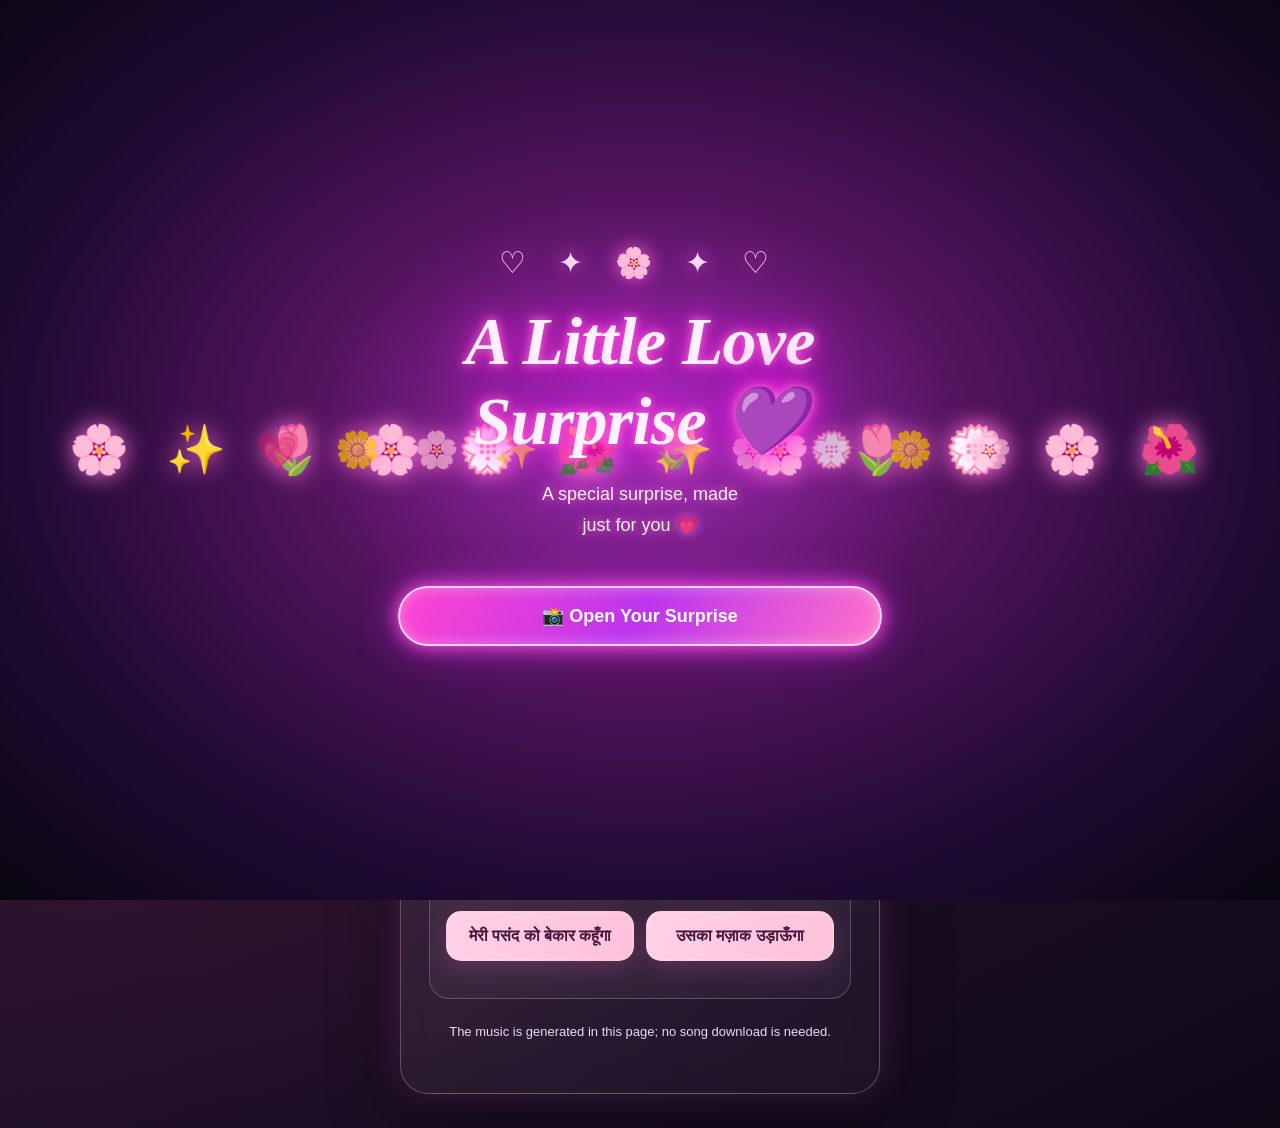
<file: backup-preview.html>
<!DOCTYPE html>
<html lang="en">
<head>
<meta charset="UTF-8">
<meta name="viewport" content="width=device-width, initial-scale=1">
<meta name="theme-color" content="#180b2b">
<title>AI Shakti Mansour</title>

<style>
*{box-sizing:border-box}
:root{color-scheme:dark}
body{margin:0;min-height:100vh;display:grid;place-items:center;overflow-x:hidden;font-family:Arial,sans-serif;color:#fff;text-align:center;background:radial-gradient(ellipse at top,#713b8b 0%,#30113f 48%,#10071d 100%);padding:24px 14px;position:relative}
body:before{content:"";position:fixed;inset:0;pointer-events:none;background:radial-gradient(circle at 15% 20%,#ff72bc22,transparent 35%),radial-gradient(circle at 85% 75%,#a68bff22,transparent 32%);animation:glow 8s ease-in-out infinite alternate}
.card{position:relative;z-index:1;width:100%;max-width:480px;margin:10px auto;padding:clamp(24px,6vw,36px) clamp(18px,5vw,28px);background:linear-gradient(150deg,#ffffff18,#ffffff08);border:1px solid #ffffff40;border-radius:28px;box-shadow:0 24px 80px #0007,inset 0 1px #ffffff30;backdrop-filter:blur(14px);animation:cardIn .8s ease both}
.card>div:first-child{display:inline-block;padding:12px 18px;border:1px solid #ffffff28;border-radius:999px;background:#ffffff0d;box-shadow:0 0 35px #ff82c522}
h1{font-size:clamp(1.8rem,7vw,2.5rem);line-height:1.15;margin:18px 0 12px;letter-spacing:-.7px;text-shadow:0 3px 25px #ff8ac744}
h2{font-size:clamp(1.35rem,5vw,1.8rem);overflow-wrap:anywhere}
p{line-height:1.75;color:#f6eafa}
input,select,button{width:100%;min-height:50px;padding:14px 15px;margin:8px 0;border:1px solid transparent;border-radius:15px;font-size:16px}
input,select{background:#fff;color:#24132e;outline:none}
input:focus,select:focus{border-color:#ff9bcc;box-shadow:0 0 0 3px #ff9bcc35}
button{background:linear-gradient(110deg,#ffd1e7,#ffc1da);color:#45153c;font-weight:700;cursor:pointer;box-shadow:0 8px 22px #0002;transition:transform .2s ease,filter .2s ease}
button:active{transform:scale(.98)}
@media(hover:hover){button:hover{filter:brightness(1.06);transform:translateY(-2px)}}
.secondary{background:linear-gradient(110deg,#e1c9ff,#c8b4ff)}
#surprise{display:none}
.heart{position:fixed;bottom:-40px;z-index:0;pointer-events:none;user-select:none;will-change:transform,opacity;animation:floatUp var(--duration,7s) linear forwards;filter:drop-shadow(0 0 10px #ff8ac7);opacity:0}
@keyframes floatUp{to{transform:translateY(-110vh) rotate(25deg);opacity:0}}
@keyframes cardIn{from{opacity:0;transform:translateY(18px) scale(.98)}to{opacity:1;transform:translateY(0) scale(1)}}
@keyframes glow{from{opacity:.65;transform:scale(1)}to{opacity:1;transform:scale(1.05)}}
.small{font-size:13px;color:#ead9f3}
button:focus-visible{outline:3px solid #fff;outline-offset:3px}
@media(prefers-reduced-motion:reduce){html{scroll-behavior:auto!important}}


.birthday-cake{width:min(250px,80vw);margin:32px auto;text-align:center;animation:cakeFloat 3s ease-in-out infinite;filter:drop-shadow(0 12px 20px #bd80ff88)}
.cake-message{color:#ffe0f5;font-size:17px;font-weight:bold;margin-bottom:16px;text-shadow:0 0 12px #ff80d0,0 0 24px #ff70bd;animation:messageGlow 2.5s ease-in-out infinite alternate}
.candles{display:flex;justify-content:center;gap:24px;height:45px;position:relative;z-index:2}
.candle{position:relative;display:block;width:12px;height:37px;border-radius:4px 4px 3px 3px;background:repeating-linear-gradient(45deg,#fff0f7 0 5px,#ff83c8 5px 9px);box-shadow:inset -3px 0 4px #c94c9a66,0 0 8px #ffb5df88}
.candle b{position:absolute;left:0;top:-19px;width:13px;height:19px;border-radius:50% 50% 45% 45%;background:radial-gradient(ellipse at 50% 70%,#fff 0 12%,#fff9b0 30%,#ffbd55 60%,#ff70a8 85%);box-shadow:0 0 10px #fff2a8,0 0 22px #ffc86b,0 0 34px #ff8dca;transform-origin:50% 100%;animation:flameFlicker .45s ease-in-out infinite alternate}
.cake-top{position:relative;width:190px;height:29px;margin:-3px auto 0;border-radius:50%;background:linear-gradient(180deg,#fffaff,#ffc9ed 55%,#d99aff);border:2px solid #fff0fb;box-shadow:0 0 12px #ffb5e8,inset 0 3px 5px #fff}
.cake-body{box-sizing:border-box;width:190px;height:61px;margin:-9px auto 0;padding-top:17px;border-radius:0 0 17px 17px;background:linear-gradient(100deg,#a96be9,#f5a7e2 48%,#a77be9);color:#fff0fa;font-size:20px;border-bottom:6px solid #f9d9ff;box-shadow:inset 0 -8px 12px #793eaa55,inset 0 5px 8px #ffffff55}
.cake-plate{width:220px;height:15px;margin:auto;border-radius:50%;background:linear-gradient(#fff,#e8caff 55%,#b987e7);box-shadow:0 5px 12px #0004,0 0 18px #dca7ff88}
@keyframes cakeFloat{0%,100%{transform:translateY(0) scale(1)}50%{transform:translateY(-8px) scale(1.025)}}
@keyframes flameFlicker{from{transform:rotate(-9deg) scale(.88,.96)}to{transform:rotate(9deg) scale(1.12,1.08)}}
@keyframes messageGlow{from{text-shadow:0 0 8px #ff80d0}to{text-shadow:0 0 18px #ff80d0,0 0 30px #d9a0ff}}

.birthday-particle{
  position:fixed;
  top:-45px;
  z-index:2;
  pointer-events:none;
  user-select:none;
  animation:birthdayFall var(--duration,6s) linear forwards;
  will-change:transform,opacity;
}
@keyframes birthdayFall{
  0%{transform:translate3d(0,-5vh,0) rotate(0deg);opacity:0}
  10%{opacity:1}
  90%{opacity:1}
  100%{transform:translate3d(35px,110vh,0) rotate(540deg);opacity:0}
}


/* Photo Memories gallery */
.memory-box{margin:22px 0;padding:16px;border:1px solid #ffffff35;border-radius:20px;background:#ffffff0b}
.memory-box h2{margin:4px 0 8px}
.memory-grid{display:grid;grid-template-columns:repeat(2,minmax(0,1fr));gap:12px;margin-top:14px}
.memory-item{min-width:0;padding:9px;border-radius:14px;background:#ffffff12;border:1px solid #ffffff25}
.memory-item img{display:block;width:100%;aspect-ratio:1/1;object-fit:cover;border-radius:10px}
.memory-item input{width:100%;min-width:0;margin:8px 0 2px;padding:10px;font-size:14px}
.memory-item button{min-height:42px;padding:10px;margin:6px 0 0;font-size:14px}
.memory-empty{font-size:13px;color:#ead9f3}


/* Dreamy love redesign */
body {
  background:
    radial-gradient(ellipse at 15% 10%, #ff9edb66, transparent 42%),
    radial-gradient(ellipse at 85% 30%, #ad8aff66, transparent 45%),
    linear-gradient(145deg, #260e3c, #5a205f 48%, #1b123b);
  background-attachment: fixed;
}
.card {
  background: linear-gradient(145deg, #ffffff20, #f7c7ff0a);
  border: 1px solid #ffd9ff70;
  box-shadow: 0 24px 80px #13051f88, 0 0 35px #ff8cdd20,
              inset 0 1px #ffffff40;
}

#creator .creator-share-button {
  position: relative;
  display: block;
  width: auto;
  min-height: 42px;
  padding: 9px 15px;
  margin: 8px 0 14px auto;
  border-radius: 20px;
  font-size: 13px;
  z-index: 5;
}

#creator, #surprise {
  position: relative;
}
#creator h1, #greeting {
  color: #ffe3f5;
  text-shadow: 0 0 18px #ff79d4a0, 0 0 38px #b58aff70;
}
#surprise {
  padding-top: 12px;
}
#sharedMemories .memory-item {
  background: linear-gradient(145deg, #ffffff20, #f8b9e90d);
  border: 1px solid #ffd7f780;
  box-shadow: 0 12px 28px #10051d55;
}
#sharedMemories .memory-item img {
  border: 2px solid #ffe0f5;
}
button {
  box-shadow: 0 8px 25px #ff72c833, 0 0 0 1px #ffffff30 inset;
}






/* Uploaded photos emerge one-by-one from the gift box */
.floating-photo-layer {
  position: fixed;
  inset: 0;
  overflow: hidden;
  pointer-events: none;
  z-index: 4;
}

.floating-photo-layer::after {
  content: "";
  position: fixed;
  left: 50%;
  bottom: 14px;
  width: 112px;
  height: 58px;
  transform: translateX(-50%);
  border: 2px solid #ffe0f5;
  border-radius: 9px;
  background: linear-gradient(90deg, #a83bcb, #f06bbd 48%, #a83bcb);
  box-shadow: 0 0 24px #ff72c899, inset 0 0 12px #ffffff44;
  z-index: 5;
}

.floating-photo-layer::before {
  content: "";
  position: fixed;
  left: 50%;
  bottom: 68px;
  width: 126px;
  height: 17px;
  transform: translateX(-50%);
  transform-origin: 50% 100%;
  border: 2px solid #ffe8fa;
  border-radius: 7px;
  background: linear-gradient(90deg,#8d35bd,#ff9bd7 48%,#8d35bd);
  box-shadow: 0 0 18px #ff8bd9, inset 0 2px 5px #ffffff99;
  z-index: 6;
  animation: giftLidOpen 5s ease-in-out infinite;
}

.floating-photo-layer::after {
  background: linear-gradient(90deg,#8e36bd 0 20%,#ff9bd7 20% 29%,#a83bcb 29% 71%,#ff9bd7 71% 80%,#8e36bd 80%);
  border: 2px solid #ffe8fa;
  box-shadow: 0 0 28px #ff72c9, inset 0 0 14px #ffffff66;
}

@keyframes giftLidOpen {
  0%, 15%, 75%, 100% { transform: translateX(-50%) rotate(0deg) translateY(0); }
  30%, 55% { transform: translateX(-50%) rotate(-13deg) translateY(-5px); }
}

.floating-memory-photo {
  position: absolute;
  left: 50%;
  bottom: 78px;
  width: var(--photo-size, 90px);
  height: calc(var(--photo-size, 90px) * 1.28);
  object-fit: cover;
  border: 2px solid #ffe0f5;
  border-radius: 12px;
  box-shadow: 0 8px 28px #ff72c866, 0 0 18px #e9a3ff55;
  opacity: 0;
  pointer-events: none;
  z-index: 4;
}

.floating-memory-photo.photo-emerging {
  animation: gift-photo-emerge 4s ease-in-out forwards;
}

@keyframes gift-photo-emerge {
  0% {
    transform: translate(-50%, 38px) scale(.35) rotate(0deg);
    opacity: 0;
    filter: blur(8px);
  }
  12% {
    opacity: 1;
    filter: blur(0);
  }
  50% {
    transform: translate(calc(-50% + var(--photo-drift, 0px)), -85px) scale(1.15) rotate(var(--photo-rotation, 0deg));
    opacity: 1;
    filter: blur(0);
  }
  80% {
    transform: translate(calc(-50% + var(--photo-drift, 0px)), -150px) scale(1.65) rotate(var(--photo-rotation, 0deg));
    opacity: .9;
    filter: blur(2px);
  }
  100% {
    transform: translate(calc(-50% + var(--photo-drift, 0px)), -190px) scale(2.1) rotate(var(--photo-rotation, 0deg));
    opacity: 0;
    filter: blur(24px);
  }
}
@media (prefers-reduced-motion: reduce) {
  .floating-memory-photo.photo-emerging {
    animation-duration: 4s;
  }
}
/* Blurred uploaded-photo background */
.photo-background {
  position: fixed;
  inset: -24px;
  z-index: 0;
  pointer-events: none;
  background-position: center;
  background-size: cover;
  filter: blur(18px);
  opacity: .32;
}
body {
  background-color: #260e3c;
  isolation: isolate;
}


h1 {
  color: #fff3fa;
  text-shadow: 0 0 18px #d96baf88, 0 0 42px #8b5cf655;
}
.cinematic-name {
  display: inline-block;
  margin-top: 8px;
  font-family: Georgia, "Times New Roman", serif;
  font-size: 1.18em;
  font-style: italic;
  font-weight: 700;
  letter-spacing: 1px;
  background: linear-gradient(110deg, #fff4d6, #f4c66b, #fff0d0, #dca44b);
  -webkit-background-clip: text;
  background-clip: text;
  color: transparent;
  filter: drop-shadow(0 0 12px #e8b85b66);
  animation: nameGlow 3s ease-in-out infinite alternate;
}
@keyframes nameGlow {
  from { filter: drop-shadow(0 0 7px #e8b85b44); }
  to { filter: drop-shadow(0 0 18px #f7d58b99); }
}


/* Cinematic romantic atmosphere */
body {
  background:
    radial-gradient(ellipse at 50% 0%, #59305f 0%, transparent 52%),
    radial-gradient(ellipse at 10% 65%, #45182f88 0%, transparent 45%),
    linear-gradient(155deg, #100b20, #21102c 55%, #100918) !important;
}
.card {
  border: 1px solid #e8c77955 !important;
  box-shadow: 0 0 35px #a34d9855, 0 22px 65px #05030b99,
              inset 0 1px 0 #fff4dc22 !important;
}
.cinematic-name {
  background: linear-gradient(100deg, #fff5d8, #e8b85b, #fff0c2, #d89b39, #fff5d8) !important;
  background-size: 250% auto !important;
  -webkit-background-clip: text !important;
  background-clip: text !important;
  color: transparent !important;
  animation: nameGlow 3s ease-in-out infinite alternate,
             goldShimmer 6s linear infinite !important;
}
@keyframes goldShimmer {
  from { background-position: 0% center; }
  to { background-position: 250% center; }
}
.cake-message {
  color: #ffe6bd !important;
  text-shadow: 0 0 10px #ff91d9, 0 0 24px #e8b85b99 !important;
}


/* Cinematic floral explosion opening */
#cinematicIntro {
  position: fixed;
  inset: 0;
  z-index: 99999;
  display: flex;
  align-items: center;
  justify-content: center;
  overflow: hidden;
  padding: 24px;
  text-align: center;
  background:
    radial-gradient(ellipse at 50% 48%, #a52bba 0%, #55145f 35%, #210b35 68%, #090611 100%);
  transition: opacity .9s ease, visibility .9s ease;
}
#cinematicIntro::before,
#cinematicIntro::after {
  content: "🌸  ✨  🌷  🌸  💮  🌺  ✨  🌸  🌷  💮  🌸  🌺";
  position: absolute;
  inset: -20%;
  display: flex;
  align-items: center;
  justify-content: space-around;
  flex-wrap: wrap;
  padding: 8px;
  font-size: clamp(25px, 6vw, 48px);
  line-height: 2.2;
  letter-spacing: 12px;
  pointer-events: none;
  animation: flowerExplosion 18s linear infinite;
  filter: drop-shadow(0 0 12px #ff71d9);
}
#cinematicIntro::after {
  content: "💗  🌼  🌸  ✨  🌺  🌷  🌸  💮  🌼  🌸";
  animation-duration: 24s;
  animation-direction: reverse;
  opacity: .72;
  font-size: clamp(20px, 4.5vw, 36px);
}
#cinematicIntro.intro-hidden {
  opacity: 0;
  visibility: hidden;
  pointer-events: none;
}
.intro-content {
  position: relative;
  z-index: 2;
  width: min(100%, 520px);
  padding: 34px 18px;
  animation: introRise 1.4s ease both;
}
.intro-hearts {
  font-size: 30px;
  letter-spacing: 12px;
  animation: introFloat 3s ease-in-out infinite;
  color: #ffd9f4;
  text-shadow: 0 0 20px #ff55d7;
}
.intro-title {
  margin: 22px 0 16px;
  font: italic 700 clamp(42px, 10vw, 68px) Georgia, serif;
  color: #fff0ff;
  text-shadow: 0 0 10px #ff69df, 0 0 25px #ff38d0, 0 0 55px #e900ff;
}
.intro-caption {
  color: #fff0ff;
  font-size: 18px;
  line-height: 1.7;
  text-shadow: 0 0 12px #ff73d9;
}
#enterSurprise {
  margin-top: 28px;
  padding: 17px 28px;
  border: 2px solid #ffd5ff;
  border-radius: 999px;
  background: linear-gradient(120deg, #ff45cf, #bd35ed, #ff72c9);
  color: white;
  font-size: 18px;
  font-weight: bold;
  cursor: pointer;
  box-shadow: 0 0 18px #ff55df, 0 0 42px #e52bff99, inset 0 0 15px #ffffff55;
  animation: buttonGlow 2s ease-in-out infinite alternate;
}
@keyframes flowerExplosion {
  0% { transform: scale(.55) rotate(0deg); opacity: .35; }
  45% { opacity: 1; }
  100% { transform: scale(1.35) rotate(360deg); opacity: .45; }
}
@keyframes buttonGlow {
  from { box-shadow: 0 0 18px #ff55df, 0 0 35px #e52bff88; }
  to { box-shadow: 0 0 28px #ff9bea, 0 0 65px #e52bff; }
}
@keyframes introRise {
  from { opacity: 0; transform: translateY(24px) scale(.97); }
  to { opacity: 1; transform: translateY(0) scale(1); }
}
@keyframes introFloat {
  0%, 100% { transform: translateY(0); }
  50% { transform: translateY(-10px); }
}
@media (prefers-reduced-motion: reduce) {
  .intro-content, .intro-hearts, #cinematicIntro::before, #cinematicIntro::after, #enterSurprise { animation: none; }
  #cinematicIntro { transition: none; }
}


/* Golden sparkle and floating-heart celebration */
.magic-particle {
  position: fixed;
  z-index: 100001;
  pointer-events: none;
  left: var(--x);
  top: var(--y);
  font-size: var(--size);
  opacity: 0;
  animation: magicBurst var(--duration) ease-out forwards;
  filter: drop-shadow(0 0 8px #f5d58c);
}
@keyframes magicBurst {
  0% { opacity: 0; transform: translate(0, 0) scale(.35) rotate(0deg); }
  15% { opacity: 1; }
  100% {
    opacity: 0;
    transform: translate(var(--dx), var(--dy)) scale(1.25) rotate(var(--rot));
  }
}


/* PREMIUM BIRTHDAY EXPERIENCE V2 */
#surprise {
  position: relative;
}

#greeting {
  color: #fff1fb;
  font-family: Georgia, serif;
  font-size: clamp(25px, 6vw, 38px);
  font-weight: 700;
  letter-spacing: .5px;
  text-align: center;
  line-height: 1.35;
  text-shadow: 0 0 12px #ff8bdc, 0 0 28px #b77aff;
  animation: premiumTextIn 1.2s ease both;
}

#letterText {
  max-width: 680px;
  margin: 22px auto;
  padding: 22px 20px;
  border: 1px solid #ffd5f0aa;
  border-radius: 20px;
  background: linear-gradient(135deg,#ffffff16,#d88bff18,#ff9bdc18);
  box-shadow: 0 12px 35px #6c267744, inset 0 1px 0 #ffffff55;
  color: #fff4fc;
  font-family: Georgia, serif;
  font-size: clamp(16px, 4vw, 19px);
  line-height: 1.85;
  text-align: center;
  backdrop-filter: blur(12px);
  -webkit-backdrop-filter: blur(12px);
  animation: premiumTextIn 1.5s ease both;
}

.birthday-cake {
  position: relative;
  isolation: isolate;
  width: min(270px,84vw);
  margin: 42px auto 35px;
  padding: 20px 12px 15px;
  border: 1px solid #ffe4f8aa;
  border-radius: 26px;
  background: linear-gradient(145deg,#ffffff20,#d48aff18 55%,#ff9bdc22);
  box-shadow: 0 18px 45px #35104f66, inset 0 1px 0 #ffffff66, 0 0 28px #e68bff55;
  backdrop-filter: blur(12px);
  -webkit-backdrop-filter: blur(12px);
}

.birthday-cake::before {
  content: "✦  ✧  ✦";
  display: block;
  margin-bottom: 12px;
  color: #ffe6a8;
  font-size: 17px;
  letter-spacing: 12px;
  text-shadow: 0 0 14px #ffd77b;
  animation: premiumSparkle 2.5s ease-in-out infinite alternate;
}

.cake-message {
  color: #fff4d8 !important;
  font-family: Georgia,serif;
  font-size: clamp(17px,4.5vw,21px);
  letter-spacing: .5px;
  text-shadow: 0 0 10px #ffb4df,0 0 24px #d9a0ff !important;
}

.candles { gap: 27px; height: 48px; }

.candle {
  width: 13px;
  height: 39px;
  border-radius: 5px;
  background: repeating-linear-gradient(45deg,#fff8e9 0 5px,#e9a5ff 5px 9px);
  box-shadow: inset -3px 0 5px #a64eaa77,0 0 12px #ffb8e9;
}

.candle b {
  width: 14px;
  height: 20px;
  top: -20px;
  background: radial-gradient(ellipse at 50% 70%,#fff 0 10%,#fff6a5 28%,#ffb347 58%,#ff70b5 88%);
  box-shadow: 0 0 12px #fff2a8,0 0 25px #ffc86b,0 0 40px #ff8dca;
}

.cake-top {
  height: 31px;
  background: linear-gradient(180deg,#fff,#ffe0f5 48%,#d9a4ff);
  box-shadow: 0 0 18px #ffb5e8,inset 0 3px 7px #fff;
}

.cake-body {
  background: linear-gradient(100deg,#9251d4,#f4a0d9 48%,#a879e9);
  box-shadow: inset 0 -9px 13px #71349b66,inset 0 5px 9px #ffffff66,0 8px 18px #71349b55;
}

.cake-plate {
  background: linear-gradient(#fff,#f4d9ff 55%,#b987e7);
  box-shadow: 0 7px 15px #0005,0 0 22px #dca7ff99;
}

.floating-photo-layer::after {
  border: 2px solid #fff0fc;
  border-radius: 10px;
  background: linear-gradient(90deg,#7024a8 0 18%,#ffd2ef 18% 27%,#bd52d7 27% 73%,#ffd2ef 73% 82%,#7024a8 82%);
  box-shadow: 0 0 25px #ff8bd9,0 10px 25px #210b3d88,inset 0 0 15px #ffffff88;
}

.floating-photo-layer::before {
  border: 2px solid #fff2fc;
  border-radius: 8px;
  background: linear-gradient(90deg,#7929ad,#ffd5ef 45%,#a944c5);
  box-shadow: 0 0 22px #ff9cdd,0 5px 12px #260b3d88,inset 0 2px 6px #ffffffbb;
  animation: giftLidOpen 4.5s ease-in-out infinite;
}

@keyframes premiumTextIn {
  from { opacity:0; transform:translateY(18px); }
  to { opacity:1; transform:translateY(0); }
}

@keyframes premiumSparkle {
  from { opacity:.55; filter:brightness(.9); }
  to { opacity:1; filter:brightness(1.5); }
}

@media (max-width:480px) {
  #letterText { padding:18px 15px; line-height:1.75; }
  .birthday-cake { margin-top:32px; }
}

@media (prefers-reduced-motion:reduce) {
  #greeting,#letterText,.birthday-cake::before {
    animation:none !important;
  }
}


/* Continuous falling flowers and sparkling petals */





/* Birthday photo and gift final adjustments */
audio {
  display: none !important;
}

.cake-message {
  display: none !important;
}

.floating-photo-layer::before {
  animation: none !important;
  transform: translateX(-50%);
}

.floating-photo-layer.gift-opening::before {
  animation: giftLidOpenOnce 0.8s ease-out forwards !important;
}

@keyframes giftLidOpenOnce {
  from {
    transform: translateX(-50%) rotate(0deg) translateY(0);
  }
  to {
    transform: translateX(-50%) rotate(-28deg) translateY(-18px);
  }
}

.floating-memory-photo.photo-emerging {
  animation: giftPhotoStay 2.5s ease-out forwards !important;
}

@keyframes giftPhotoStay {
  0% {
    transform: translate(-50%, 38px) scale(.35);
    opacity: 0;
    filter: blur(8px);
  }
  20% {
    opacity: 1;
    filter: blur(0);
  }
  100% {
    transform: translate(-50%, -175px) scale(1.8);
    opacity: 1;
    filter: blur(0);
  }
}
\n

/* MAGICAL PHOTO SEQUENCE V2 */
.floating-photo-layer {
  background:
    radial-gradient(ellipse 48% 18% at 50% 96%, #f58affaa, transparent 75%),
    radial-gradient(ellipse 30% 35% at 50% 91%, #b94aff77, transparent 75%),
    linear-gradient(72deg, transparent 43%, #ff8bea33 49%, transparent 54%),
    linear-gradient(108deg, transparent 43%, #ff8bea33 49%, transparent 54%);
}

.floating-photo-layer::after {
  width: min(190px, 52vw) !important;
  height: 112px !important;
  bottom: 20px !important;
  border: 3px solid #ffe6ff !important;
  border-radius: 13px 13px 19px 19px !important;
  background: linear-gradient(90deg,#70209e,#e65acb 48%,#8529bb) !important;
  box-shadow: 0 0 22px #ff8be9, 0 0 55px #d34aff,
    0 20px 50px #b34aff88, inset 0 0 25px #ffffff66 !important;
}

.floating-photo-layer::before {
  width: min(210px, 58vw) !important;
  height: 27px !important;
  bottom: 124px !important;
  border: 3px solid #fff0ff !important;
  border-radius: 9px !important;
  background: linear-gradient(90deg,#7926b2,#ffd0f2 48%,#a83acb) !important;
  box-shadow: 0 0 24px #ff9de9, 0 0 45px #bd4bff !important;
  transform-origin: 50% 100%;
}

.floating-photo-layer.gift-opening::before {
  animation: magicalLidOpenV2 1s ease-out forwards !important;
}

@keyframes magicalLidOpenV2 {
  from { transform: translateX(-50%) rotate(0); }
  to { transform: translateX(-50%) rotate(-35deg) translateY(-24px); }
}

.floating-memory-photo {
  width: min(170px, 48vw) !important;
  height: min(218px, 62vw) !important;
  object-fit: cover !important;
  border: 3px solid #ffe4ff !important;
  box-shadow: 0 0 25px #ff7be9, 0 0 55px #c34aff !important;
  z-index: 8 !important;
}

.floating-memory-photo.photo-emerging {
  animation: magicalPhotoSequenceV2 3.8s ease-in-out forwards !important;
}

@keyframes magicalPhotoSequenceV2 {
  0% {
    transform: translate(-50%, 45px) scale(.25);
    opacity: 0;
    filter: blur(8px);
  }
  18% {
    opacity: 1;
    filter: blur(0);
  }
  65% {
    transform: translate(-50%, -190px) scale(1.2);
    opacity: 1;
  }
  100% {
    transform: translate(-50%, -240px) scale(1.45);
    opacity: 0;
    filter: blur(5px);
  }
}


/* FINAL GIFT BOX SIZE: HALF SIZE */
.floating-photo-layer::after {
  width: min(95px, 26vw) !important;
  height: 56px !important;
  bottom: 20px !important;
}
.floating-photo-layer::before {
  width: min(105px, 29vw) !important;
  height: 14px !important;
  bottom: 76px !important;
}
@keyframes magicalLidOpenV2 {
  from { transform: translateX(-50%) rotate(0); }
  to { transform: translateX(-50%) rotate(-35deg) translateY(-12px); }
}


/* PREMIUM REPEATING GIFT OPEN-CLOSE SEQUENCE */
.floating-photo-layer::after {
  background:
    linear-gradient(90deg,
      #552080 0 17%,
      #f8d58a 17% 23%,
      #a43acb 23% 77%,
      #f8d58a 77% 83%,
      #552080 83%) !important;
  border: 2px solid #ffe8bd !important;
  box-shadow:
    0 0 18px #e8a5ff,
    0 0 35px #a94bdb,
    inset 0 0 16px #ffffff55 !important;
}

.floating-photo-layer::before {
  background: linear-gradient(90deg,#6e279b,#f9d58e 48%,#9b38bd) !important;
  border: 2px solid #fff0c9 !important;
  box-shadow: 0 0 20px #e8a5ff, inset 0 2px 6px #ffffff99 !important;
}

.floating-photo-layer.gift-opening::before {
  animation: premiumGiftLidCycle 6s ease-in-out forwards !important;
}

@keyframes premiumGiftLidCycle {
  0% {
    transform: translateX(-50%) rotate(0deg) translateY(0);
  }
  18% {
    transform: translateX(-50%) rotate(-35deg) translateY(-12px);
  }
  90% {
    transform: translateX(-50%) rotate(-35deg) translateY(-12px);
  }
  100% {
    transform: translateX(-50%) rotate(0deg) translateY(0);
  }
}

.floating-memory-photo.photo-emerging {
  animation: premiumPhotoReturn 4.8s linear forwards !important;
}

@keyframes premiumPhotoReturn {
  0% {
    transform: translate(-50%, 45px) scale(.20);
    opacity: 0;
    filter: blur(7px);
  }
  18% {
    transform: translate(-50%, -65px) scale(.50);
    opacity: 1;
    filter: blur(0);
  }
  55% {
    transform: translate(-50%, -175px) scale(1.15);
    opacity: 1;
    filter: blur(0);
  }
  78% {
    transform: translate(-50%, -220px) scale(1.65);
    opacity: .65;
    filter: blur(2px);
  }
  100% {
    transform: translate(-50%, -270px) scale(2.1);
    opacity: 0;
    filter: blur(9px);
  }
}


/* FRONT-FACING GIFT LID OPENING */
.floating-photo-layer {
  perspective: 500px !important;
}

.floating-photo-layer::before {
  transform-origin: 50% 0% !important;
  transform-style: preserve-3d !important;
  backface-visibility: hidden !important;
}

@keyframes premiumGiftLidCycle {
  0% {
    transform: translateX(-50%) rotateX(0deg);
  }
  18% {
    transform: translateX(-50%) rotateX(110deg);
  }
  90% {
    transform: translateX(-50%) rotateX(110deg);
  }
  100% {
    transform: translateX(-50%) rotateX(0deg);
  }
}

/* PHOTO EMERGES THROUGH THE GIFT OPENING */
.floating-memory-photo.photo-emerging {
  z-index: 7 !important;
  animation: premiumPhotoReturn 4.8s linear forwards !important;
}

@keyframes premiumPhotoReturn {
  0% {
    transform: translate(-50%, 45px) scale(.20);
    opacity: 0;
    filter: blur(7px);
  }
  8% {
    transform: translate(-50%, 20px) scale(.32);
    opacity: .65;
    filter: blur(3px);
  }
  18% {
    transform: translate(-50%, -65px) scale(.50);
    opacity: 1;
    filter: blur(0);
  }
  55% {
    transform: translate(-50%, -175px) scale(1.15);
    opacity: 1;
    filter: blur(0);
  }
  78% {
    transform: translate(-50%, -220px) scale(1.65);
    opacity: .65;
    filter: blur(2px);
  }
  100% {
    transform: translate(-50%, -270px) scale(2.1);
    opacity: 0;
    filter: blur(9px);
  }
}

</style>
  <meta name="robots" content="noindex, follow">
</head>

<body>

<audio id="openingTheme" src="nermeen-birthday-song.mp3?v=nermeen1" autoplay loop preload="auto"></audio>
<div id="cinematicIntro" role="dialog" aria-modal="true" aria-labelledby="introTitle">
  <div class="intro-content">
    <div class="intro-hearts" aria-hidden="true">♡ ✦ 🌸 ✦ ♡</div>
    <h1 id="introTitle" class="intro-title">A Little Love<br>Surprise 💜</h1>
    <p class="intro-caption">A special surprise, made<br>just for you 💗</p>
    <button id="enterSurprise" type="button">📸 Open Your Surprise</button>
  </div>
</div>

<div class="card">
  <div style="font-size:42px">💌 💗 ✨</div>
  <h1>My Heart Has a Favorite Person…<br><span class="cinematic-name">Your Favorite Person ❤️</span></h1>


  <section id="creator">
    <button id="creatorShareButton" class="creator-share-button" type="button" onclick="createCreatorShareLink()">🔗 Create share link</button>
    <input id="name" maxlength="50"
      placeholder="Enter your girlfriend's name">
    <textarea id="letter" maxlength="1000" rows="4"
      placeholder="Write your personal message here 💌"
      style="width:100%;padding:14px;border-radius:15px;margin:8px 0;font:16px Arial;resize:vertical"></textarea>



    <section id="loveQuiz" class="memory-box">
      <h2>💗 A Little Love Quiz</h2>
      <p id="quizProgress">Get 10 answers right to unlock your photo memories.</p>
      <h3 id="quizQuestion"></h3>
      <div id="quizOptions" class="memory-grid"></div>
      <p id="quizFeedback" class="small" aria-live="polite"></p>
    </section>

    <section class="memory-box" aria-labelledby="memoryHeading" style="display:none">
      <h2 id="memoryHeading">📸 Photo Memories</h2>
      <p class="small">Choose your favourite photos and add little captions.</p>
      <input id="memoryPhotos" type="file" accept="image/*" multiple
        aria-label="Choose memory photos">
      <p id="memoryStatus" class="small" aria-live="polite">No photos selected yet.</p>
      <div id="memoryGallery" class="memory-grid"></div>
      <p class="small">Photos upload to Cloudinary and may be viewed by anyone with the shared link. Do not upload private photos.</p>
    </section>

    <button id="openSurpriseButton" type="button" onclick="makeLink()" style="display:none">मेरा सरप्राइज़ खोलें 💌</button>
    <p id="creatorStatus" class="small" aria-live="polite"></p>
    <p class="small">The music is generated in this page; no song download is needed.</p>
  </section>

  <section id="surprise">
    <section id="sharedMemories" style="display:none" aria-labelledby="sharedMemoryHeading">
      <h2 id="sharedMemoryHeading">📸 Shared Photo Memories</h2>
      <div id="sharedMemoryGallery" class="memory-grid"></div>
    </section>


    <h2 id="greeting"></h2>
    <button id="continueToMemories" type="button" style="display:none" onclick="makeLink()">🎁 Open photo memories</button>
    <audio id="secondPageSong" src="second-page-theme.mp3?v=dekha1" loop preload="none"></audio>
    <p id="letterText" style="white-space:pre-wrap;overflow-wrap:anywhere"></p>
    <div id="birthdayCake" class="birthday-cake" role="img" aria-label="Birthday cake with glowing candles">
      
      <div class="candles"><i class="candle"><b></b></i><i class="candle"><b></b></i><i class="candle"><b></b></i></div>
      <div class="cake-top"></div>
      <div class="cake-body">♥　♥　♥</div>
      <div class="cake-plate"></div>
    </div>





  </section>
  <p id="status" class="small"></p>
</div>

<script>
function createFloatingHeart(){
  if(window.matchMedia("(prefers-reduced-motion: reduce)").matches) return;
  const heart=document.createElement("span");
  heart.className="heart";
  heart.textContent=["💗","💖","💕","💜","✨"][Math.floor(Math.random()*5)];
  heart.setAttribute("aria-hidden","true");
  heart.style.left=Math.random()*100+"vw";
  heart.style.fontSize=(16+Math.random()*18)+"px";
  heart.style.setProperty("--duration",(5+Math.random()*4)+"s");
  document.body.appendChild(heart);
  heart.addEventListener("animationend",()=>heart.remove(),{once:true});
}

function createBirthdayEffects(){
  if(window.matchMedia("(prefers-reduced-motion: reduce)").matches) return;
  const symbols = ["🌸","🌷","🌺","🌼","💮","✿"];
  for(let i=0;i<4;i++){
    const particle = document.createElement("span");
    particle.className = "birthday-particle";
    particle.setAttribute("aria-hidden","true");
    particle.textContent = symbols[Math.floor(Math.random()*symbols.length)];
    particle.style.left = Math.random()*100 + "vw";
    particle.style.fontSize = (18 + Math.random()*22) + "px";
    particle.style.setProperty("--duration",(5 + Math.random()*5) + "s");
    particle.style.animationDelay = (Math.random()*1.5) + "s";
    document.body.appendChild(particle);
    particle.addEventListener("animationend",()=>particle.remove(),{once:true});
  }
}

let floatingHeartsTimer = null;
let birthdayEffectsTimer = null;

function startBirthdayEffects(){
  if (!floatingHeartsTimer) floatingHeartsTimer = setInterval(createFloatingHeart, 1600);
  if (!birthdayEffectsTimer) birthdayEffectsTimer = setInterval(createBirthdayEffects, 1140);
}

if (new URLSearchParams(location.search).get("stage") !== "quiz") {
  startBirthdayEffects();
}
const params = new URLSearchParams(location.search);
const recipient = params.get("to");
let audioContext = null;
let timer = null;
let noteIndex = 0;

function safeName(value){
  return (value || "").trim().slice(0,50);
}

function showSurprise(name, message = ""){
  document.getElementById("introTitle").textContent = "Happy Birthday " + name + " ❤️";
  document.querySelector(".cinematic-name").textContent = "Happy Birthday " + name + " ❤️";
  
  document.getElementById("creator").style.display = "none";
  document.getElementById("surprise").style.display = "block";
  document.getElementById("greeting").textContent =
    "A special surprise for " + name + " 💗";
  document.getElementById("letterText").textContent = message;
  document.getElementById("letterText").style.display =
    message ? "block" : "none";
  document.title = "A Surprise for " + name;
  createBirthdayEffects();
  startBirthdayEffects();
}

async function createCreatorShareLink(){
  const name = safeName(document.getElementById("name").value);
  const message = document.getElementById("letter").value.trim().slice(0,1000);
  const status = document.getElementById("creatorStatus");

  if (!window.loveQuizPassed) {
    status.textContent = "पहले अपना quiz पूरा करें।";
    return;
  }
  if (window.memoryUploadsInProgress) {
    status.textContent = "फोटो upload पूरा होने तक इंतज़ार करें।";
    return;
  }
  const photos = window.sharedMemoryPhotos || [];
  if (!photos.length) {
    status.textContent = "पहले कम-से-कम एक photo upload करें।";
    return;
  }
  if (!name) {
    status.textContent = "पहले नाम लिखें।";
    return;
  }

  const url = new URL("https://spiderman86174-dot.github.io/my-business/love.html");
  url.searchParams.set("to", name);
  url.searchParams.set("stage", "quiz");
  if (message) url.searchParams.set("message", message);
  else url.searchParams.delete("message");
  url.searchParams.set("photos", JSON.stringify(photos));

  try {
    await navigator.clipboard.writeText(url.href);
    status.textContent = "Share link copied! 💗 अब इसे भेज सकते हैं।";
  } catch (e) {
    window.prompt("Copy your surprise link:", url.href);
    status.textContent = "ऊपर दिख रहे box से link copy करें।";
  }
}

function makeLink(){
  const name = safeName(document.getElementById("name").value);
  const message = document.getElementById("letter").value.trim().slice(0,1000);
  if (recipient) {
    const finalName = safeName(name || recipient || params.get("to") || "Birthday Star");
    showSurprise(finalName, message || window.recipientMessage || "");
    const photoLayer = window.recipientFloatingLayer;
    if (photoLayer) photoLayer.style.visibility = "visible";
    if (typeof window.startRecipientPhotos === "function") {
      window.startRecipientPhotos();
      window.startRecipientPhotos = null;
    }
    const continueButton = document.getElementById("continueToMemories");
    if (continueButton) continueButton.style.display = "none";

    const secondPageSong = document.getElementById("secondPageSong");
    if (secondPageSong) secondPageSong.pause();

    let inaamSong = document.getElementById("inaamLastPageSong");
    if (!inaamSong) {
      inaamSong = document.createElement("audio");
      inaamSong.id = "inaamLastPageSong";
      document.body.appendChild(inaamSong);
    }

    inaamSong.src = "inaam-last-page.mp3?v=inaam3";
    inaamSong.loop = true;
    inaamSong.preload = "auto";
    inaamSong.controls = false;
    inaamSong.volume = 1;
    inaamSong.load();

    inaamSong.play().catch(error => {
      console.error("Inaam playback failed:", error);
      inaamSong.controls = false;
      const status = document.getElementById("creatorStatus");
      if (status) status.textContent = "Inaam sunne ke liye music player par Play dabayein.";
    });
    return;
  }

  if (!window.loveQuizPassed) {
    document.getElementById("creatorStatus").textContent = "पहले लव क्विज़ पूरा करें।";
    return;
  }
  if (window.memoryUploadsInProgress) {
    document.getElementById("creatorStatus").textContent = "फोटो अपलोड पूरा होने तक इंतज़ार करें।";
    return;
  }
  if (!(window.sharedMemoryPhotos || []).length) {
    document.getElementById("creatorStatus").textContent = "पहले कम-से-कम एक फोटो अपलोड करें।";
    return;
  }




  if(!name){
    document.getElementById("creatorStatus").textContent =
      "Please enter a name first.";
    return;
  }

  if (window.memoryUploadsInProgress) {
    document.getElementById("status").textContent =
      "फोटो अपलोड पूरा होने तक इंतज़ार करें।";
    return;
  }
  const url = new URL(location.href);
  url.searchParams.set("to",name);

  if(message){
    url.searchParams.set("message",message);
  }else{
    url.searchParams.delete("message");
  }

  const photos = window.sharedMemoryPhotos || [];
  if (photos.length) {
    url.searchParams.set("photos", JSON.stringify(photos));
  } else {
    url.searchParams.delete("photos");
  }

  location.href = url.href;
}

async function shareLink(){
  const data = {
    title: document.title,
    text: "I made a little surprise for you 💗",
    url: location.href
  };

  if (navigator.share) {
    try {
      await navigator.share(data);
      document.getElementById("status").textContent = "Share opened successfully.";
      return;
    } catch (e) {
      if (e.name === "AbortError") {
        document.getElementById("status").textContent = "Sharing cancelled.";
        return;
      }
    }
  }

  await copyLink();
}

async function copyLink(){
  const status = document.getElementById("status");

  try {
    if (navigator.clipboard && window.isSecureContext) {
      await navigator.clipboard.writeText(location.href);
      status.textContent = "Link copied! 💗";
      return;
    }
  } catch (e) {}

  try {
    const field = document.createElement("textarea");
    field.value = location.href;
    field.style.position = "fixed";
    field.style.left = "-9999px";
    document.body.appendChild(field);
    field.focus();
    field.select();

    const copied = document.execCommand("copy");
    field.remove();

    if (copied) {
      status.textContent = "Link copied! 💗";
      return;
    }
  } catch (e) {}

  window.prompt("Copy your surprise link:", location.href);
  status.textContent = "If the link box appeared, copy the link from it.";
}

function toggleMusic(){
  const audio = document.getElementById("secondPageSong");
  const button = document.getElementById("playBtn");
  const status = document.getElementById("status");
  if (!audio || !button || !status) return;

  if (!audio.paused) {
    audio.pause();
    button.textContent = "▶ Play Dekha Ek Khwab 🎵";
    status.textContent = "Song paused 💜";
    return;
  }

  audio.play().then(() => {
    button.textContent = "⏸ Pause song";
    status.textContent = "Playing Dekha Ek Khwab 💗";
  }).catch(() => {
    status.textContent = "Song start nahi hua. Play button dobara tap karo.";
  });
}
// Cloudinary Photo Memories and shared gallery.
window.sharedMemoryPhotos = [];
window.memoryUploadsInProgress = false;
(function setupMemoryGallery(){
  const picker = document.getElementById("memoryPhotos");
  const gallery = document.getElementById("memoryGallery");
  const status = document.getElementById("memoryStatus");
  if (!picker || !gallery || !status) return;

  const query = new URLSearchParams(location.search);
  if (query.has("to")) {
    const isQuizStage = query.get("stage") === "quiz";
    if (!isQuizStage) document.getElementById("creator").style.display = "none";
    if (isQuizStage) {
      document.getElementById("name").style.display = "none";
      document.getElementById("letter").style.display = "none";
      document.getElementById("creatorShareButton").style.display = "none";
      document.getElementById("openSurpriseButton").style.display = "none";
      document.getElementById("creatorStatus").style.display = "none";
    }
    picker.hidden = true;
    const sharedSection = document.getElementById("sharedMemories");
    const greeting = document.getElementById("greeting");
    const letterText = document.getElementById("letterText");
    const status = document.getElementById("status");
    const cake = document.getElementById("birthdayCake");

    sharedSection.style.display = "none";
    status.style.display = "none";

    const surprise = document.getElementById("surprise");
    if (isQuizStage) {
      surprise.style.display = "none";
      document.getElementById("continueToMemories").style.display = "none";
    } else {
      greeting.style.display = "none";
      letterText.style.display = "none";
      surprise.style.display = "flex";
      surprise.style.flexDirection = "column";
      cake.style.order = "-1";
    }

    let photos = [];
    try {
      photos = JSON.parse(query.get("photos") || "[]");
      if (!Array.isArray(photos)) photos = [];
    } catch (e) { photos = []; }

    const validPhotos = photos.filter(photo =>
      photo &&
      typeof photo.url === "string" &&
      photo.url.startsWith("https://res.cloudinary.com/")
    );

    let photoBg = document.querySelector(".photo-background");
    if (!photoBg) {
      photoBg = document.createElement("div");
      photoBg.className = "photo-background";
      photoBg.setAttribute("aria-hidden", "true");
      document.body.prepend(photoBg);
    }

    const floatingLayer = document.createElement("div");
    floatingLayer.className = "floating-photo-layer";

    const photoElements = validPhotos.map(photo => {
      const img = document.createElement("img");
      img.className = "floating-memory-photo";
      img.src = photo.url;
      img.alt = "";
      img.loading = "eager";
      img.decoding = "async";
      img.style.setProperty("--photo-size", `${65 + Math.random() * 45}px`);
      floatingLayer.appendChild(img);
      return img;
    });

    if (recipient) {
      window.recipientFloatingLayer = floatingLayer;
    }

    document.body.appendChild(floatingLayer);
    if (isQuizStage) floatingLayer.style.visibility = "hidden";

    if (photoElements.length) {
      let currentPhoto = 0;

      function showNextGiftPhoto() {
        const img = photoElements[currentPhoto];

        photoElements.forEach(photo => {
          photo.classList.remove("photo-emerging");
          photo.style.opacity = "0";
        });

        floatingLayer.classList.remove("gift-opening");
        void floatingLayer.offsetWidth;
        floatingLayer.classList.add("gift-opening");

        img.style.setProperty("--photo-drift", "0px");
        img.style.setProperty("--photo-rotation", "0deg");
        img.classList.remove("photo-emerging");
        img.style.opacity = "0";
        void img.offsetWidth;

        img.addEventListener("animationend", function finished() {
          img.classList.remove("photo-emerging");
          img.style.opacity = "0";
          floatingLayer.classList.remove("gift-opening");

          currentPhoto = (currentPhoto + 1) % photoElements.length;
          setTimeout(showNextGiftPhoto, 1400);
        }, { once: true });

        // Lid reaches fully open at 18% of 6 seconds = 1.08 seconds.
        setTimeout(() => {
          img.classList.add("photo-emerging");
        }, 1080);
      }

      if (isQuizStage) {
        window.startRecipientPhotos = () => {
          floatingLayer.style.visibility = "visible";
          showNextGiftPhoto();
        };
      } else {
        showNextGiftPhoto();
      }
    }

    return;
  }

  let memories = [];
  function syncPhotos() {
    window.sharedMemoryPhotos = memories
      .filter(m => m.uploaded)
      .map(m => ({url: m.url, caption: m.caption.slice(0, 80)}));

    const first = window.sharedMemoryPhotos[0];
    let bg = document.querySelector(".photo-background");
    if (!bg) {
      bg = document.createElement("div");
      bg.className = "photo-background";
      bg.setAttribute("aria-hidden", "true");
      document.body.prepend(bg);
    }
    bg.style.backgroundImage = first ? `url("${first.url}")` : "";
  }

  function render() {
    gallery.replaceChildren();
    memories.forEach((m, i) => {
      const card = document.createElement("div");
      card.className = "memory-item";
      const img = document.createElement("img");
      img.src = m.url;
      img.alt = m.caption || ("Memory photo " + (i + 1));
      card.appendChild(img);

      const cap = document.createElement("input");
      cap.type = "text";
      cap.maxLength = 80;
      cap.placeholder = "Add a caption 💜";
      cap.setAttribute("aria-label", "Caption for photo " + (i + 1));
      cap.value = m.caption;
      cap.addEventListener("input", () => {
        m.caption = cap.value;
        img.alt = m.caption || ("Memory photo " + (i + 1));
        syncPhotos();
      });
      card.appendChild(cap);

      const remove = document.createElement("button");
      remove.type = "button";
      remove.className = "secondary";
      remove.textContent = "Remove photo";
      remove.addEventListener("click", () => {
        if (m.url.startsWith("blob:")) URL.revokeObjectURL(m.url);
        memories = memories.filter(item => item !== m);
        syncPhotos();
        render();
      });
      card.appendChild(remove);

      const label = document.createElement("p");
      label.className = "small";
      label.textContent = m.uploaded ? "Uploaded ✓" : "Uploading…";
      card.appendChild(label);
      gallery.appendChild(card);
    });
    if (!window.memoryUploadsInProgress) {
      status.textContent = memories.length
        ? memories.filter(m => m.uploaded).length + "/" + memories.length + " photo(s) uploaded."
        : "No photos selected yet.";
    }
  }

  picker.addEventListener("change", async () => {
    const files = Array.from(picker.files || []);
    picker.value = "";
    const room = Math.max(0, 12 - memories.length);
    const chosen = files.filter(f => f.type.startsWith("image/") &&
      f.size > 0 && f.size <= 8 * 1024 * 1024).slice(0, room);

    if (!chosen.length) {
      status.textContent = "Choose images up to 8 MB each. Maximum 12 photos.";
      return;
    }

    window.memoryUploadsInProgress = true;
    let uploaded = 0;
    for (const file of chosen) {
      const m = {url: URL.createObjectURL(file), caption: "", uploaded: false};
      memories.push(m);
      render();
      status.textContent = "Uploading photo " + (uploaded + 1) + " of " + chosen.length + "…";
      try {
        const data = new FormData();
        data.append("file", file);
        data.append("upload_preset", "love_gallery");
        const response = await fetch(
          "https://api.cloudinary.com/v1_1/ijhefpyg/image/upload",
          {method: "POST", body: data}
        );
        const result = await response.json();
        if (!response.ok || !result.secure_url) {
          throw new Error(result.error?.message || "Upload failed");
        }
        URL.revokeObjectURL(m.url);
        m.url = result.secure_url;
        m.uploaded = true;
        uploaded++;
        syncPhotos();
        render();
      } catch (e) {
        if (m.url.startsWith("blob:")) URL.revokeObjectURL(m.url);
        memories = memories.filter(item => item !== m);
        syncPhotos();
        render();
        status.textContent = "Upload failed: " + (e.message || "Check Cloudinary preset.");
      }
    }
    window.memoryUploadsInProgress = false;
    syncPhotos();
    render();
    if (uploaded) {
      status.textContent = uploaded + " photo(s) uploaded. You can create the link now.";
      if (window.loveQuizPassed && (window.sharedMemoryPhotos || []).length) {
        document.getElementById("openSurpriseButton").style.display = "";
      }
    }
  });

  window.addEventListener("pagehide", () => {
    memories.forEach(m => {
      if (m.url.startsWith("blob:")) URL.revokeObjectURL(m.url);
    });
  }, {once: true});
})();
if(recipient){
  document.getElementById("name").value = recipient;
  window.recipientMessage = params.get("message") || "";
}

for(let i=0;i<12;i++){
  const el=document.createElement("span");
  el.className="heart";
  el.textContent=["💗","✨","💜"][i%3];
  el.style.left=(Math.random()*100)+"%";
  el.style.animationDelay=(Math.random()*6)+"s";
  el.style.fontSize=(16+Math.random()*18)+"px";
  document.body.appendChild(el);
}
(function initLoveQuiz(){
  const quiz = document.getElementById("loveQuiz");
  const memoryBox = document.querySelector('[aria-labelledby="memoryHeading"]');
  const openButton = document.getElementById("openSurpriseButton");
  const questionEl = document.getElementById("quizQuestion");
  const optionsEl = document.getElementById("quizOptions");
  const progressEl = document.getElementById("quizProgress");
  const feedbackEl = document.getElementById("quizFeedback");
  if (!quiz || !memoryBox || !openButton || !questionEl || !optionsEl) return;

  const pool = [
    {"q": "अगर मैं तुम्हारे सामने आकर मुस्कुरा दूँ, तो तुम्हारा दिल क्या कहेगा?", "a": "बस, मेरा दिन बन गया", "o": ["बस, मेरा दिन बन गया", "आज फिर होमवर्क याद आ गया", "मुझे कोई फर्क नहीं पड़ता", "चलो, अब घर चलते हैं"]},
    {"q": "अगर मैं पूछूँ कि मेरी कौन-सी बात तुम्हें सबसे प्यारी लगती है?", "a": "तुम्हारी मुस्कान और तुम्हारा अंदाज़", "o": ["तुम्हारी मुस्कान और तुम्हारा अंदाज़", "तुम्हारा फोन मॉडल", "तुम्हारी घड़ी", "तुम्हारे जूतों का रंग"]},
    {"q": "अगर हम साथ सूर्यास्त देखें, तो सबसे खास क्या होगा?", "a": "तुम्हारे साथ दिल की बातें करना", "o": ["तुम्हारे साथ दिल की बातें करना", "सूरज को जल्दी डूबने को कहना", "बस फोन चलाते रहना", "वहाँ से तुरंत चले जाना"]},
    {"q": "अगर मैं अचानक कहूँ कि आज तुम्हारी बहुत याद आई, तो?", "a": "मैं भी कहूँगा कि तुम मेरे ख़यालों में थीं", "o": ["मैं भी कहूँगा कि तुम मेरे ख़यालों में थीं", "मैं मौसम का हाल पूछूँगा", "मैं बात बदल दूँगा", "मैं संदेश पढ़कर भूल जाऊँगा"]},
    {"q": "हमारी पहली मुलाक़ात को यादगार क्या बनाएगा?", "a": "सच्ची मुस्कान और प्यारी बातें", "o": ["सच्ची मुस्कान और प्यारी बातें", "कौन कितना महँगा फोन लाया", "कौन सबसे ज़्यादा दिखावा करे", "कौन पहले घर जाए"]},
    {"q": "अगर मैं तुम्हारे लिए छोटा-सा प्रेम-पत्र लिखूँ, तो तुम क्या करोगे?", "a": "उसे सँभालकर रखूँगा और दिल से पढ़ूँगा", "o": ["उसे सँभालकर रखूँगा और दिल से पढ़ूँगा", "उसे बिना पढ़े फेंक दूँगा", "उसका मज़ाक उड़ाऊँगा", "दूसरों को दिखाकर हँसूँगा"]},
    {"q": "अगर मैं उदास होऊँ, तो तुम्हारा प्यार कैसे दिखेगा?", "a": "मेरी बात सुनना और प्यार से साथ देना", "o": ["मेरी बात सुनना और प्यार से साथ देना", "मेरी भावनाओं को नज़रअंदाज़ करना", "मुझे दोष देना", "मेरी परेशानी पर हँसना"]},
    {"q": "अगर हम दोनों को एक प्यारा-सा नाम चुनना हो, तो?", "a": "ऐसा नाम जो हम दोनों को खास लगे", "o": ["ऐसा नाम जो हम दोनों को खास लगे", "ऐसा नाम जो सबको चिढ़ाए", "बिना पूछे कोई नाम थोपना", "नाम को लेकर बहस करना"]},
    {"q": "अगर मैं कहूँ कि तुम्हारे साथ समय जल्दी बीतता है, तो?", "a": "क्योंकि तुम्हारे साथ हर पल प्यारा लगता है", "o": ["क्योंकि तुम्हारे साथ हर पल प्यारा लगता है", "क्योंकि घड़ी खराब है", "क्योंकि मुझे जल्दी जाना है", "क्योंकि समय देखना भूल गया"]},
    {"q": "अगर हम अपनी एक याद तस्वीर में सँभालें, तो कैसी तस्वीर चुनोगे?", "a": "ऐसी जिसमें हम दोनों दिल से खुश हों", "o": ["ऐसी जिसमें हम दोनों दिल से खुश हों", "ऐसी जिसमें कोई भी खुश न हो", "बस धुँधली तस्वीर", "बिना पूछे किसी की तस्वीर"]},
    {"q": "अगर मैं तुम्हारी तारीफ़ करूँ, तो सबसे प्यारा जवाब क्या होगा?", "a": "तुम्हारी बात मेरे लिए बहुत मायने रखती है", "o": ["तुम्हारी बात मेरे लिए बहुत मायने रखती है", "तुम्हारी तारीफ़ बेकार है", "मुझे कोई फर्क नहीं पड़ता", "तुम्हें चुप रहना चाहिए"]},
    {"q": "हमारी प्यारी-सी शाम में सबसे खास क्या होगा?", "a": "साथ समय बिताना और दिल की बातें करना", "o": ["साथ समय बिताना और दिल की बातें करना", "पूरी शाम एक-दूसरे को अनदेखा करना", "हर बात पर बहस करना", "सिर्फ़ फोन देखते रहना"]},
    {"q": "अगर मैं तुम्हारे लिए एक गाना चुनूँ, तो तुम क्या करोगे?", "a": "ध्यान से सुनकर मुझे बताऊँगा कि कैसा लगा", "o": ["ध्यान से सुनकर मुझे बताऊँगा कि कैसा लगा", "बिना सुने उसे बंद कर दूँगा", "उसका मज़ाक उड़ाऊँगा", "मेरी पसंद को बेकार कहूँगा"]},
    {"q": "अगर मैं कहूँ कि तुम आज बहुत खास लग रहे हो, तो?", "a": "मुस्कुराकर प्यार से धन्यवाद कहूँगा", "o": ["मुस्कुराकर प्यार से धन्यवाद कहूँगा", "तुम्हारी बात का मज़ाक उड़ाऊँगा", "तुम्हें अनदेखा करूँगा", "तुम्हें बुरा महसूस कराऊँगा"]},
    {"q": "अगर हम साथ बारिश देखें, तो सबसे प्यारा क्या होगा?", "a": "बारिश देखते हुए प्यारी बातें करना", "o": ["बारिश देखते हुए प्यारी बातें करना", "एक-दूसरे से नाराज़ रहना", "सिर्फ़ शिकायत करना", "बिना बताए वहाँ से चले जाना"]},
    {"q": "अगर मैं तुम्हें कोई छोटी-सी चीज़ उपहार में दूँ, तो?", "a": "उसमें छिपे प्यार और मेहनत की कद्र करूँगा", "o": ["उसमें छिपे प्यार और मेहनत की कद्र करूँगा", "उसकी कीमत पर ही ध्यान दूँगा", "उसे बेकार कहूँगा", "उपहार देने वाले का मज़ाक उड़ाऊँगा"]},
    {"q": "प्यार में सबसे खूबसूरत एहसास कौन-सा है?", "a": "किसी के साथ सुरक्षित, सम्मानित और खास महसूस करना", "o": ["किसी के साथ सुरक्षित, सम्मानित और खास महसूस करना", "हर समय डर महसूस करना", "अपनी बात कहने से घबराना", "हर बात पर नियंत्रण होना"]},
    {"q": "अगर हमारे विचार अलग हों, तो हमें क्या करना चाहिए?", "a": "एक-दूसरे की बात सुनकर सम्मान से समझना", "o": ["एक-दूसरे की बात सुनकर सम्मान से समझना", "अपनी बात ज़बरदस्ती मनवाना", "एक-दूसरे का मज़ाक उड़ाना", "बिना सुने फैसला करना"]},
    {"q": "अगर मैं तुम्हारे साथ भविष्य का कोई प्यारा सपना साझा करूँ, तो?", "a": "ध्यान से सुनकर अपने सपने भी साझा करना", "o": ["ध्यान से सुनकर अपने सपने भी साझा करना", "उस सपने पर हँसना", "मेरी बात बीच में रोकना", "मेरे सपने को बेकार कहना"]},
    {"q": "एक खूबसूरत रिश्ते का सबसे प्यारा वादा क्या है?", "a": "ईमानदारी, सम्मान और एक-दूसरे का साथ", "o": ["ईमानदारी, सम्मान और एक-दूसरे का साथ", "हर बात छिपाना", "एक-दूसरे पर दबाव डालना", "भावनाओं की कद्र न करना"]}
  ];

  let correct = 0;
  let used = new Set();
  let current = null;
  window.loveQuizPassed = false;
  memoryBox.style.display = "none";
  openButton.style.display = "none";

  function nextQuestion(){
    if (correct >= 10) {
      window.loveQuizPassed = true;
      quiz.style.display = "none";
      memoryBox.style.display = "";
      openButton.style.display = (window.sharedMemoryPhotos || []).length ? "" : "none";
      progressEl.textContent = "10 में से 10 सही! अब फोटो यादें अनलॉक हो गई हैं!";
      feedbackEl.textContent = "अपनी फोटो यादों का आनंद लें! 💗";

      if (recipient && params.get("stage") === "quiz") {
        memoryBox.style.display = "none";
        openButton.style.display = "none";
        showSurprise(recipient, window.recipientMessage || "");
        const continueButton = document.getElementById("continueToMemories");
        continueButton.style.display = "";
        const secondPageSong = document.getElementById("secondPageSong");
        if (secondPageSong) secondPageSong.play().catch(() => {});
      }
      return;
    }
    if (used.size === pool.length) {
      questionEl.textContent = "आप सभी सवाल देख चुके हैं।";
      optionsEl.replaceChildren();
      feedbackEl.textContent = "कोई सवाल दोहराया नहीं जाएगा। नया राउंड शुरू करने के लिए पेज रीफ्रेश करें।";
      return;
    }
    const available = pool.map((item,i)=>i).filter(i=>!used.has(i));
    const index = available[Math.floor(Math.random()*available.length)];
    used.add(index);
    current = pool[index];
    questionEl.textContent = current.q;
    optionsEl.replaceChildren();
    const choices = [...current.o].sort(()=>Math.random()-0.5);
    choices.forEach(choice=>{
      const btn = document.createElement("button");
      btn.type = "button";
      btn.textContent = choice;
      btn.addEventListener("click", ()=>{
        optionsEl.querySelectorAll("button").forEach(b=>b.disabled=true);
        if (choice === current.a) {
          correct++;
          feedbackEl.textContent = "That's right! 💗";
        } else {
          feedbackEl.textContent = "जवाब सही नहीं है—अब एक अलग सवाल आएगा। 💕";
        }
        progressEl.textContent = correct + "/10 correct answers";
        window.setTimeout(nextQuestion, 650);
      });
      optionsEl.appendChild(btn);
    });
  }
  nextQuestion();
})()
</script>




<script>
(() => {
  const intro = document.getElementById("cinematicIntro");
  const enter = document.getElementById("enterSurprise");
  if (!intro || !enter) return;


  const closeIntro = () => {
    const openingTheme = document.getElementById("openingTheme");
    if (openingTheme) {
      openingTheme.pause();
      openingTheme.currentTime = 0;
    }
    const secondPageSong = document.getElementById("secondPageSong");
    const introParams = new URLSearchParams(location.search);
    const isSharedFinalPage = introParams.has("to");
    const isSharedQuiz = introParams.get("stage") === "quiz";

    if (isSharedFinalPage && !isSharedQuiz) {
      makeLink();
    } else if (!isSharedQuiz && secondPageSong) {
      secondPageSong.play().catch(() => {});
    }
    const symbols = ["♡", "♥", "✦", "✨", "✧", "💛"];
    for (let i = 0; i < 42; i++) {
      const particle = document.createElement("span");
      particle.className = "magic-particle";
      particle.textContent = symbols[Math.floor(Math.random() * symbols.length)];
      particle.style.setProperty("--x", (8 + Math.random() * 84) + "vw");
      particle.style.setProperty("--y", (18 + Math.random() * 64) + "vh");
      particle.style.setProperty("--dx", (Math.random() * 240 - 120) + "px");
      particle.style.setProperty("--dy", (-70 - Math.random() * 220) + "px");
      particle.style.setProperty("--size", (14 + Math.random() * 22) + "px");
      particle.style.setProperty("--duration", (1.2 + Math.random() * 1.4) + "s");
      particle.style.setProperty("--rot", (Math.random() * 160 - 80) + "deg");
      document.body.appendChild(particle);
      particle.addEventListener("animationend", () => particle.remove(), { once: true });
    }
    intro.classList.add("intro-hidden");
    window.setTimeout(() => intro.remove(), 1000);
  };
  enter.addEventListener("click", closeIntro);
})();
</script>

</body>
</html>
</file>
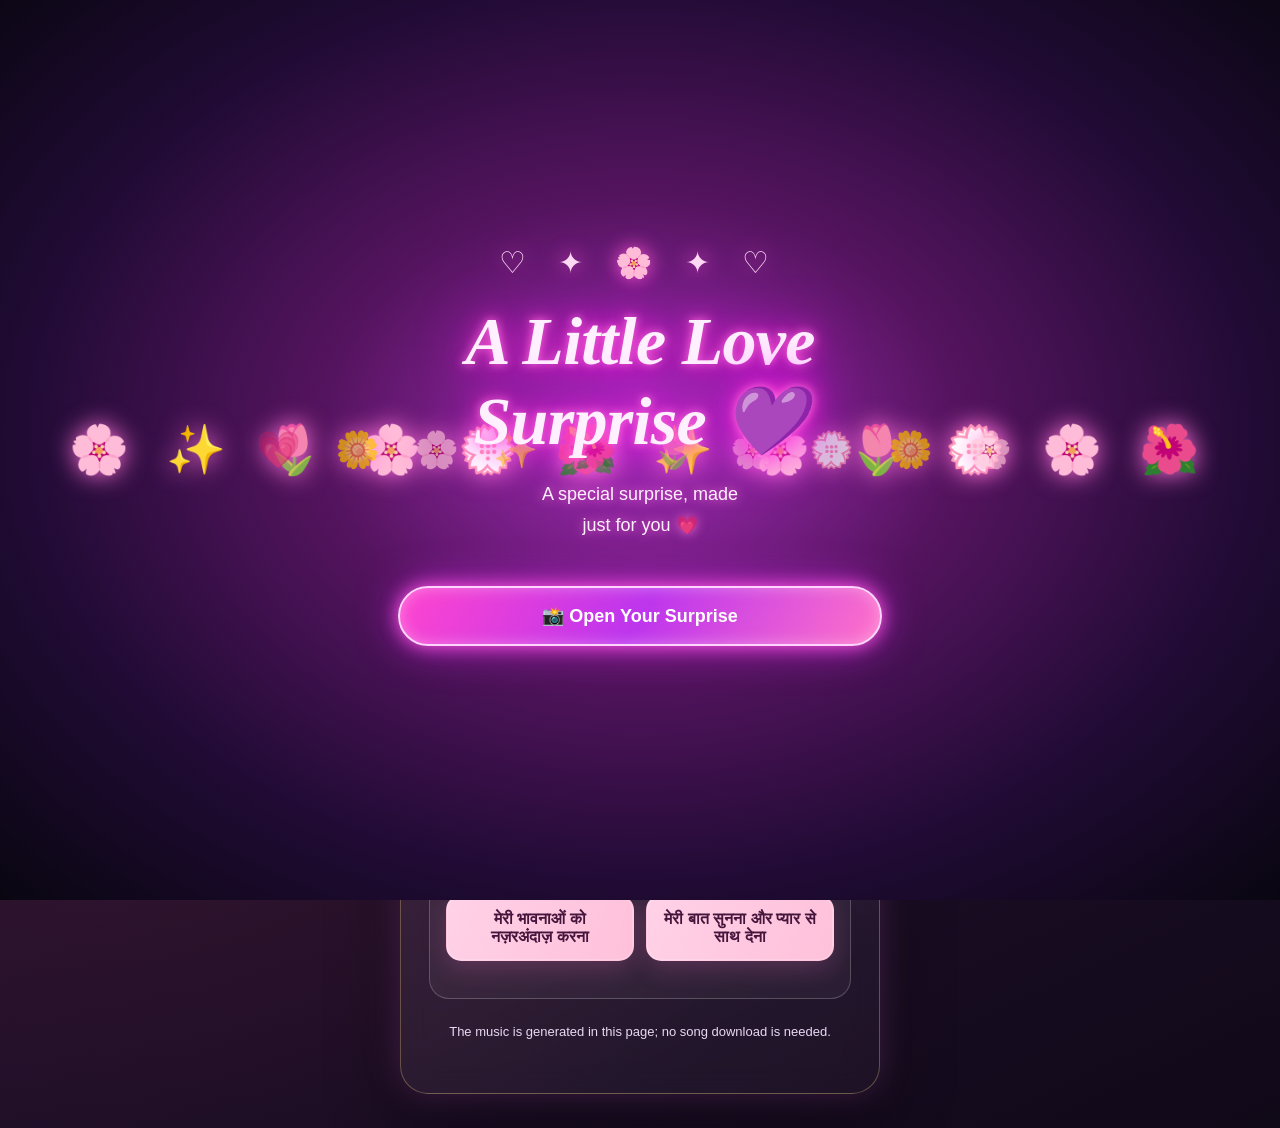
<file: love.html>
<!DOCTYPE html>
<html lang="en">
<head>
<meta charset="UTF-8">
<meta name="viewport" content="width=device-width, initial-scale=1">
<meta name="theme-color" content="#180b2b">
<title>A Little Love Surprise 💜</title>

<style>
*{box-sizing:border-box}
:root{color-scheme:dark}
body{margin:0;min-height:100vh;display:grid;place-items:center;overflow-x:hidden;font-family:Arial,sans-serif;color:#fff;text-align:center;background:radial-gradient(ellipse at top,#713b8b 0%,#30113f 48%,#10071d 100%);padding:24px 14px;position:relative}
body:before{content:"";position:fixed;inset:0;pointer-events:none;background:radial-gradient(circle at 15% 20%,#ff72bc22,transparent 35%),radial-gradient(circle at 85% 75%,#a68bff22,transparent 32%);animation:glow 8s ease-in-out infinite alternate}
.card{position:relative;z-index:1;width:100%;max-width:480px;margin:10px auto;padding:clamp(24px,6vw,36px) clamp(18px,5vw,28px);background:linear-gradient(150deg,#ffffff18,#ffffff08);border:1px solid #ffffff40;border-radius:28px;box-shadow:0 24px 80px #0007,inset 0 1px #ffffff30;backdrop-filter:blur(14px);animation:cardIn .8s ease both}
.card>div:first-child{display:inline-block;padding:12px 18px;border:1px solid #ffffff28;border-radius:999px;background:#ffffff0d;box-shadow:0 0 35px #ff82c522}
h1{font-size:clamp(1.8rem,7vw,2.5rem);line-height:1.15;margin:18px 0 12px;letter-spacing:-.7px;text-shadow:0 3px 25px #ff8ac744}
h2{font-size:clamp(1.35rem,5vw,1.8rem);overflow-wrap:anywhere}
p{line-height:1.75;color:#f6eafa}
input,select,button{width:100%;min-height:50px;padding:14px 15px;margin:8px 0;border:1px solid transparent;border-radius:15px;font-size:16px}
input,select{background:#fff;color:#24132e;outline:none}
input:focus,select:focus{border-color:#ff9bcc;box-shadow:0 0 0 3px #ff9bcc35}
button{background:linear-gradient(110deg,#ffd1e7,#ffc1da);color:#45153c;font-weight:700;cursor:pointer;box-shadow:0 8px 22px #0002;transition:transform .2s ease,filter .2s ease}
button:active{transform:scale(.98)}
@media(hover:hover){button:hover{filter:brightness(1.06);transform:translateY(-2px)}}
.secondary{background:linear-gradient(110deg,#e1c9ff,#c8b4ff)}
#surprise{display:none}
.heart{position:fixed;bottom:-40px;z-index:0;pointer-events:none;user-select:none;will-change:transform,opacity;animation:floatUp var(--duration,7s) linear forwards;filter:drop-shadow(0 0 10px #ff8ac7);opacity:0}
@keyframes floatUp{to{transform:translateY(-110vh) rotate(25deg);opacity:0}}
@keyframes cardIn{from{opacity:0;transform:translateY(18px) scale(.98)}to{opacity:1;transform:translateY(0) scale(1)}}
@keyframes glow{from{opacity:.65;transform:scale(1)}to{opacity:1;transform:scale(1.05)}}
.small{font-size:13px;color:#ead9f3}
button:focus-visible{outline:3px solid #fff;outline-offset:3px}
@media(prefers-reduced-motion:reduce){html{scroll-behavior:auto!important}}


.birthday-cake{width:min(250px,80vw);margin:32px auto;text-align:center;animation:cakeFloat 3s ease-in-out infinite;filter:drop-shadow(0 12px 20px #bd80ff88)}
.cake-message{color:#ffe0f5;font-size:17px;font-weight:bold;margin-bottom:16px;text-shadow:0 0 12px #ff80d0,0 0 24px #ff70bd;animation:messageGlow 2.5s ease-in-out infinite alternate}
.candles{display:flex;justify-content:center;gap:24px;height:45px;position:relative;z-index:2}
.candle{position:relative;display:block;width:12px;height:37px;border-radius:4px 4px 3px 3px;background:repeating-linear-gradient(45deg,#fff0f7 0 5px,#ff83c8 5px 9px);box-shadow:inset -3px 0 4px #c94c9a66,0 0 8px #ffb5df88}
.candle b{position:absolute;left:0;top:-19px;width:13px;height:19px;border-radius:50% 50% 45% 45%;background:radial-gradient(ellipse at 50% 70%,#fff 0 12%,#fff9b0 30%,#ffbd55 60%,#ff70a8 85%);box-shadow:0 0 10px #fff2a8,0 0 22px #ffc86b,0 0 34px #ff8dca;transform-origin:50% 100%;animation:flameFlicker .45s ease-in-out infinite alternate}
.cake-top{position:relative;width:190px;height:29px;margin:-3px auto 0;border-radius:50%;background:linear-gradient(180deg,#fffaff,#ffc9ed 55%,#d99aff);border:2px solid #fff0fb;box-shadow:0 0 12px #ffb5e8,inset 0 3px 5px #fff}
.cake-body{box-sizing:border-box;width:190px;height:61px;margin:-9px auto 0;padding-top:17px;border-radius:0 0 17px 17px;background:linear-gradient(100deg,#a96be9,#f5a7e2 48%,#a77be9);color:#fff0fa;font-size:20px;border-bottom:6px solid #f9d9ff;box-shadow:inset 0 -8px 12px #793eaa55,inset 0 5px 8px #ffffff55}
.cake-plate{width:220px;height:15px;margin:auto;border-radius:50%;background:linear-gradient(#fff,#e8caff 55%,#b987e7);box-shadow:0 5px 12px #0004,0 0 18px #dca7ff88}
@keyframes cakeFloat{0%,100%{transform:translateY(0) scale(1)}50%{transform:translateY(-8px) scale(1.025)}}
@keyframes flameFlicker{from{transform:rotate(-9deg) scale(.88,.96)}to{transform:rotate(9deg) scale(1.12,1.08)}}
@keyframes messageGlow{from{text-shadow:0 0 8px #ff80d0}to{text-shadow:0 0 18px #ff80d0,0 0 30px #d9a0ff}}

.birthday-particle{
  position:fixed;
  top:-45px;
  z-index:2;
  pointer-events:none;
  user-select:none;
  animation:birthdayFall var(--duration,6s) linear forwards;
  will-change:transform,opacity;
}
@keyframes birthdayFall{
  0%{transform:translate3d(0,-5vh,0) rotate(0deg);opacity:0}
  10%{opacity:1}
  90%{opacity:1}
  100%{transform:translate3d(35px,110vh,0) rotate(540deg);opacity:0}
}


/* Photo Memories gallery */
.memory-box{margin:22px 0;padding:16px;border:1px solid #ffffff35;border-radius:20px;background:#ffffff0b}
.memory-box h2{margin:4px 0 8px}
.memory-grid{display:grid;grid-template-columns:repeat(2,minmax(0,1fr));gap:12px;margin-top:14px}
.memory-item{min-width:0;padding:9px;border-radius:14px;background:#ffffff12;border:1px solid #ffffff25}
.memory-item img{display:block;width:100%;aspect-ratio:1/1;object-fit:cover;border-radius:10px}
.memory-item input{width:100%;min-width:0;margin:8px 0 2px;padding:10px;font-size:14px}
.memory-item button{min-height:42px;padding:10px;margin:6px 0 0;font-size:14px}
.memory-empty{font-size:13px;color:#ead9f3}


/* Dreamy love redesign */
body {
  background:
    radial-gradient(ellipse at 15% 10%, #ff9edb66, transparent 42%),
    radial-gradient(ellipse at 85% 30%, #ad8aff66, transparent 45%),
    linear-gradient(145deg, #260e3c, #5a205f 48%, #1b123b);
  background-attachment: fixed;
}
.card {
  background: linear-gradient(145deg, #ffffff20, #f7c7ff0a);
  border: 1px solid #ffd9ff70;
  box-shadow: 0 24px 80px #13051f88, 0 0 35px #ff8cdd20,
              inset 0 1px #ffffff40;
}

#creator .creator-share-button {
  position: relative;
  display: block;
  width: auto;
  min-height: 42px;
  padding: 9px 15px;
  margin: 8px 0 14px auto;
  border-radius: 20px;
  font-size: 13px;
  z-index: 5;
}

#creator, #surprise {
  position: relative;
}
#creator h1, #greeting {
  color: #ffe3f5;
  text-shadow: 0 0 18px #ff79d4a0, 0 0 38px #b58aff70;
}
#surprise {
  padding-top: 12px;
}
#sharedMemories .memory-item {
  background: linear-gradient(145deg, #ffffff20, #f8b9e90d);
  border: 1px solid #ffd7f780;
  box-shadow: 0 12px 28px #10051d55;
}
#sharedMemories .memory-item img {
  border: 2px solid #ffe0f5;
}
button {
  box-shadow: 0 8px 25px #ff72c833, 0 0 0 1px #ffffff30 inset;
}






/* Uploaded photos emerge one-by-one from the gift box */
.floating-photo-layer {
  position: fixed;
  inset: 0;
  overflow: hidden;
  pointer-events: none;
  z-index: 4;
}

.floating-photo-layer::after {
  content: "";
  position: fixed;
  left: 50%;
  bottom: 14px;
  width: 112px;
  height: 58px;
  transform: translateX(-50%);
  border: 2px solid #ffe0f5;
  border-radius: 9px;
  background: linear-gradient(90deg, #a83bcb, #f06bbd 48%, #a83bcb);
  box-shadow: 0 0 24px #ff72c899, inset 0 0 12px #ffffff44;
  z-index: 5;
}

.floating-photo-layer::before {
  content: "";
  position: fixed;
  left: 50%;
  bottom: 68px;
  width: 126px;
  height: 17px;
  transform: translateX(-50%);
  transform-origin: 50% 100%;
  border: 2px solid #ffe8fa;
  border-radius: 7px;
  background: linear-gradient(90deg,#8d35bd,#ff9bd7 48%,#8d35bd);
  box-shadow: 0 0 18px #ff8bd9, inset 0 2px 5px #ffffff99;
  z-index: 6;
  animation: giftLidOpen 5s ease-in-out infinite;
}

.floating-photo-layer::after {
  background: linear-gradient(90deg,#8e36bd 0 20%,#ff9bd7 20% 29%,#a83bcb 29% 71%,#ff9bd7 71% 80%,#8e36bd 80%);
  border: 2px solid #ffe8fa;
  box-shadow: 0 0 28px #ff72c9, inset 0 0 14px #ffffff66;
}

@keyframes giftLidOpen {
  0%, 15%, 75%, 100% { transform: translateX(-50%) rotate(0deg) translateY(0); }
  30%, 55% { transform: translateX(-50%) rotate(-13deg) translateY(-5px); }
}

.floating-memory-photo {
  position: absolute;
  left: 50%;
  bottom: 78px;
  width: var(--photo-size, 90px);
  height: calc(var(--photo-size, 90px) * 1.28);
  object-fit: cover;
  border: 2px solid #ffe0f5;
  border-radius: 12px;
  box-shadow: 0 8px 28px #ff72c866, 0 0 18px #e9a3ff55;
  opacity: 0;
  pointer-events: none;
  z-index: 4;
}

.floating-memory-photo.photo-emerging {
  animation: gift-photo-emerge 4s ease-in-out forwards;
}

@keyframes gift-photo-emerge {
  0% {
    transform: translate(-50%, 38px) scale(.35) rotate(0deg);
    opacity: 0;
    filter: blur(8px);
  }
  12% {
    opacity: 1;
    filter: blur(0);
  }
  50% {
    transform: translate(calc(-50% + var(--photo-drift, 0px)), -85px) scale(1.15) rotate(var(--photo-rotation, 0deg));
    opacity: 1;
    filter: blur(0);
  }
  80% {
    transform: translate(calc(-50% + var(--photo-drift, 0px)), -150px) scale(1.65) rotate(var(--photo-rotation, 0deg));
    opacity: .9;
    filter: blur(2px);
  }
  100% {
    transform: translate(calc(-50% + var(--photo-drift, 0px)), -190px) scale(2.1) rotate(var(--photo-rotation, 0deg));
    opacity: 0;
    filter: blur(24px);
  }
}
@media (prefers-reduced-motion: reduce) {
  .floating-memory-photo.photo-emerging {
    animation-duration: 4s;
  }
}
/* Blurred uploaded-photo background */
.photo-background {
  position: fixed;
  inset: -24px;
  z-index: 0;
  pointer-events: none;
  background-position: center;
  background-size: cover;
  filter: blur(18px);
  opacity: .32;
}
body {
  background-color: #260e3c;
  isolation: isolate;
}


h1 {
  color: #fff3fa;
  text-shadow: 0 0 18px #d96baf88, 0 0 42px #8b5cf655;
}
.cinematic-name {
  display: inline-block;
  margin-top: 8px;
  font-family: Georgia, "Times New Roman", serif;
  font-size: 1.18em;
  font-style: italic;
  font-weight: 700;
  letter-spacing: 1px;
  background: linear-gradient(110deg, #fff4d6, #f4c66b, #fff0d0, #dca44b);
  -webkit-background-clip: text;
  background-clip: text;
  color: transparent;
  filter: drop-shadow(0 0 12px #e8b85b66);
  animation: nameGlow 3s ease-in-out infinite alternate;
}
@keyframes nameGlow {
  from { filter: drop-shadow(0 0 7px #e8b85b44); }
  to { filter: drop-shadow(0 0 18px #f7d58b99); }
}


/* Cinematic romantic atmosphere */
body {
  background:
    radial-gradient(ellipse at 50% 0%, #59305f 0%, transparent 52%),
    radial-gradient(ellipse at 10% 65%, #45182f88 0%, transparent 45%),
    linear-gradient(155deg, #100b20, #21102c 55%, #100918) !important;
}
.card {
  border: 1px solid #e8c77955 !important;
  box-shadow: 0 0 35px #a34d9855, 0 22px 65px #05030b99,
              inset 0 1px 0 #fff4dc22 !important;
}
.cinematic-name {
  background: linear-gradient(100deg, #fff5d8, #e8b85b, #fff0c2, #d89b39, #fff5d8) !important;
  background-size: 250% auto !important;
  -webkit-background-clip: text !important;
  background-clip: text !important;
  color: transparent !important;
  animation: nameGlow 3s ease-in-out infinite alternate,
             goldShimmer 6s linear infinite !important;
}
@keyframes goldShimmer {
  from { background-position: 0% center; }
  to { background-position: 250% center; }
}
.cake-message {
  color: #ffe6bd !important;
  text-shadow: 0 0 10px #ff91d9, 0 0 24px #e8b85b99 !important;
}


/* Cinematic floral explosion opening */
#cinematicIntro {
  position: fixed;
  inset: 0;
  z-index: 99999;
  display: flex;
  align-items: center;
  justify-content: center;
  overflow: hidden;
  padding: 24px;
  text-align: center;
  background:
    radial-gradient(ellipse at 50% 48%, #a52bba 0%, #55145f 35%, #210b35 68%, #090611 100%);
  transition: opacity .9s ease, visibility .9s ease;
}
#cinematicIntro::before,
#cinematicIntro::after {
  content: "🌸  ✨  🌷  🌸  💮  🌺  ✨  🌸  🌷  💮  🌸  🌺";
  position: absolute;
  inset: -20%;
  display: flex;
  align-items: center;
  justify-content: space-around;
  flex-wrap: wrap;
  padding: 8px;
  font-size: clamp(25px, 6vw, 48px);
  line-height: 2.2;
  letter-spacing: 12px;
  pointer-events: none;
  animation: flowerExplosion 18s linear infinite;
  filter: drop-shadow(0 0 12px #ff71d9);
}
#cinematicIntro::after {
  content: "💗  🌼  🌸  ✨  🌺  🌷  🌸  💮  🌼  🌸";
  animation-duration: 24s;
  animation-direction: reverse;
  opacity: .72;
  font-size: clamp(20px, 4.5vw, 36px);
}
#cinematicIntro.intro-hidden {
  opacity: 0;
  visibility: hidden;
  pointer-events: none;
}
.intro-content {
  position: relative;
  z-index: 2;
  width: min(100%, 520px);
  padding: 34px 18px;
  animation: introRise 1.4s ease both;
}
.intro-hearts {
  font-size: 30px;
  letter-spacing: 12px;
  animation: introFloat 3s ease-in-out infinite;
  color: #ffd9f4;
  text-shadow: 0 0 20px #ff55d7;
}
.intro-title {
  margin: 22px 0 16px;
  font: italic 700 clamp(42px, 10vw, 68px) Georgia, serif;
  color: #fff0ff;
  text-shadow: 0 0 10px #ff69df, 0 0 25px #ff38d0, 0 0 55px #e900ff;
}
.intro-caption {
  color: #fff0ff;
  font-size: 18px;
  line-height: 1.7;
  text-shadow: 0 0 12px #ff73d9;
}
#enterSurprise {
  margin-top: 28px;
  padding: 17px 28px;
  border: 2px solid #ffd5ff;
  border-radius: 999px;
  background: linear-gradient(120deg, #ff45cf, #bd35ed, #ff72c9);
  color: white;
  font-size: 18px;
  font-weight: bold;
  cursor: pointer;
  box-shadow: 0 0 18px #ff55df, 0 0 42px #e52bff99, inset 0 0 15px #ffffff55;
  animation: buttonGlow 2s ease-in-out infinite alternate;
}
@keyframes flowerExplosion {
  0% { transform: scale(.55) rotate(0deg); opacity: .35; }
  45% { opacity: 1; }
  100% { transform: scale(1.35) rotate(360deg); opacity: .45; }
}
@keyframes buttonGlow {
  from { box-shadow: 0 0 18px #ff55df, 0 0 35px #e52bff88; }
  to { box-shadow: 0 0 28px #ff9bea, 0 0 65px #e52bff; }
}
@keyframes introRise {
  from { opacity: 0; transform: translateY(24px) scale(.97); }
  to { opacity: 1; transform: translateY(0) scale(1); }
}
@keyframes introFloat {
  0%, 100% { transform: translateY(0); }
  50% { transform: translateY(-10px); }
}
@media (prefers-reduced-motion: reduce) {
  .intro-content, .intro-hearts, #cinematicIntro::before, #cinematicIntro::after, #enterSurprise { animation: none; }
  #cinematicIntro { transition: none; }
}


/* Golden sparkle and floating-heart celebration */
.magic-particle {
  position: fixed;
  z-index: 100001;
  pointer-events: none;
  left: var(--x);
  top: var(--y);
  font-size: var(--size);
  opacity: 0;
  animation: magicBurst var(--duration) ease-out forwards;
  filter: drop-shadow(0 0 8px #f5d58c);
}
@keyframes magicBurst {
  0% { opacity: 0; transform: translate(0, 0) scale(.35) rotate(0deg); }
  15% { opacity: 1; }
  100% {
    opacity: 0;
    transform: translate(var(--dx), var(--dy)) scale(1.25) rotate(var(--rot));
  }
}


/* PREMIUM BIRTHDAY EXPERIENCE V2 */
#surprise {
  position: relative;
}

#greeting {
  color: #fff1fb;
  font-family: Georgia, serif;
  font-size: clamp(25px, 6vw, 38px);
  font-weight: 700;
  letter-spacing: .5px;
  text-align: center;
  line-height: 1.35;
  text-shadow: 0 0 12px #ff8bdc, 0 0 28px #b77aff;
  animation: premiumTextIn 1.2s ease both;
}

#letterText {
  max-width: 680px;
  margin: 22px auto;
  padding: 22px 20px;
  border: 1px solid #ffd5f0aa;
  border-radius: 20px;
  background: linear-gradient(135deg,#ffffff16,#d88bff18,#ff9bdc18);
  box-shadow: 0 12px 35px #6c267744, inset 0 1px 0 #ffffff55;
  color: #fff4fc;
  font-family: Georgia, serif;
  font-size: clamp(16px, 4vw, 19px);
  line-height: 1.85;
  text-align: center;
  backdrop-filter: blur(12px);
  -webkit-backdrop-filter: blur(12px);
  animation: premiumTextIn 1.5s ease both;
}

.birthday-cake {
  position: relative;
  isolation: isolate;
  width: min(270px,84vw);
  margin: 42px auto 35px;
  padding: 20px 12px 15px;
  border: 1px solid #ffe4f8aa;
  border-radius: 26px;
  background: linear-gradient(145deg,#ffffff20,#d48aff18 55%,#ff9bdc22);
  box-shadow: 0 18px 45px #35104f66, inset 0 1px 0 #ffffff66, 0 0 28px #e68bff55;
  backdrop-filter: blur(12px);
  -webkit-backdrop-filter: blur(12px);
}

.birthday-cake::before {
  content: "✦  ✧  ✦";
  display: block;
  margin-bottom: 12px;
  color: #ffe6a8;
  font-size: 17px;
  letter-spacing: 12px;
  text-shadow: 0 0 14px #ffd77b;
  animation: premiumSparkle 2.5s ease-in-out infinite alternate;
}

.cake-message {
  color: #fff4d8 !important;
  font-family: Georgia,serif;
  font-size: clamp(17px,4.5vw,21px);
  letter-spacing: .5px;
  text-shadow: 0 0 10px #ffb4df,0 0 24px #d9a0ff !important;
}

.candles { gap: 27px; height: 48px; }

.candle {
  width: 13px;
  height: 39px;
  border-radius: 5px;
  background: repeating-linear-gradient(45deg,#fff8e9 0 5px,#e9a5ff 5px 9px);
  box-shadow: inset -3px 0 5px #a64eaa77,0 0 12px #ffb8e9;
}

.candle b {
  width: 14px;
  height: 20px;
  top: -20px;
  background: radial-gradient(ellipse at 50% 70%,#fff 0 10%,#fff6a5 28%,#ffb347 58%,#ff70b5 88%);
  box-shadow: 0 0 12px #fff2a8,0 0 25px #ffc86b,0 0 40px #ff8dca;
}

.cake-top {
  height: 31px;
  background: linear-gradient(180deg,#fff,#ffe0f5 48%,#d9a4ff);
  box-shadow: 0 0 18px #ffb5e8,inset 0 3px 7px #fff;
}

.cake-body {
  background: linear-gradient(100deg,#9251d4,#f4a0d9 48%,#a879e9);
  box-shadow: inset 0 -9px 13px #71349b66,inset 0 5px 9px #ffffff66,0 8px 18px #71349b55;
}

.cake-plate {
  background: linear-gradient(#fff,#f4d9ff 55%,#b987e7);
  box-shadow: 0 7px 15px #0005,0 0 22px #dca7ff99;
}

.floating-photo-layer::after {
  border: 2px solid #fff0fc;
  border-radius: 10px;
  background: linear-gradient(90deg,#7024a8 0 18%,#ffd2ef 18% 27%,#bd52d7 27% 73%,#ffd2ef 73% 82%,#7024a8 82%);
  box-shadow: 0 0 25px #ff8bd9,0 10px 25px #210b3d88,inset 0 0 15px #ffffff88;
}

.floating-photo-layer::before {
  border: 2px solid #fff2fc;
  border-radius: 8px;
  background: linear-gradient(90deg,#7929ad,#ffd5ef 45%,#a944c5);
  box-shadow: 0 0 22px #ff9cdd,0 5px 12px #260b3d88,inset 0 2px 6px #ffffffbb;
  animation: giftLidOpen 4.5s ease-in-out infinite;
}

@keyframes premiumTextIn {
  from { opacity:0; transform:translateY(18px); }
  to { opacity:1; transform:translateY(0); }
}

@keyframes premiumSparkle {
  from { opacity:.55; filter:brightness(.9); }
  to { opacity:1; filter:brightness(1.5); }
}

@media (max-width:480px) {
  #letterText { padding:18px 15px; line-height:1.75; }
  .birthday-cake { margin-top:32px; }
}

@media (prefers-reduced-motion:reduce) {
  #greeting,#letterText,.birthday-cake::before {
    animation:none !important;
  }
}


/* Continuous falling flowers and sparkling petals */





/* Birthday photo and gift final adjustments */
audio {
  display: none !important;
}

.cake-message {
  display: none !important;
}

.floating-photo-layer::before {
  animation: none !important;
  transform: translateX(-50%);
}

.floating-photo-layer.gift-opening::before {
  animation: giftLidOpenOnce 0.8s ease-out forwards !important;
}

@keyframes giftLidOpenOnce {
  from {
    transform: translateX(-50%) rotate(0deg) translateY(0);
  }
  to {
    transform: translateX(-50%) rotate(-28deg) translateY(-18px);
  }
}

.floating-memory-photo.photo-emerging {
  animation: giftPhotoStay 2.5s ease-out forwards !important;
}

@keyframes giftPhotoStay {
  0% {
    transform: translate(-50%, 38px) scale(.35);
    opacity: 0;
    filter: blur(8px);
  }
  20% {
    opacity: 1;
    filter: blur(0);
  }
  100% {
    transform: translate(-50%, -175px) scale(1.8);
    opacity: 1;
    filter: blur(0);
  }
}
\n

/* MAGICAL PHOTO SEQUENCE V2 */
.floating-photo-layer {
  background:
    radial-gradient(ellipse 48% 18% at 50% 96%, #f58affaa, transparent 75%),
    radial-gradient(ellipse 30% 35% at 50% 91%, #b94aff77, transparent 75%),
    linear-gradient(72deg, transparent 43%, #ff8bea33 49%, transparent 54%),
    linear-gradient(108deg, transparent 43%, #ff8bea33 49%, transparent 54%);
}

.floating-photo-layer::after {
  width: min(190px, 52vw) !important;
  height: 112px !important;
  bottom: 20px !important;
  border: 3px solid #ffe6ff !important;
  border-radius: 13px 13px 19px 19px !important;
  background: linear-gradient(90deg,#70209e,#e65acb 48%,#8529bb) !important;
  box-shadow: 0 0 22px #ff8be9, 0 0 55px #d34aff,
    0 20px 50px #b34aff88, inset 0 0 25px #ffffff66 !important;
}

.floating-photo-layer::before {
  width: min(210px, 58vw) !important;
  height: 27px !important;
  bottom: 124px !important;
  border: 3px solid #fff0ff !important;
  border-radius: 9px !important;
  background: linear-gradient(90deg,#7926b2,#ffd0f2 48%,#a83acb) !important;
  box-shadow: 0 0 24px #ff9de9, 0 0 45px #bd4bff !important;
  transform-origin: 50% 100%;
}

.floating-photo-layer.gift-opening::before {
  animation: magicalLidOpenV2 1s ease-out forwards !important;
}

@keyframes magicalLidOpenV2 {
  from { transform: translateX(-50%) rotate(0); }
  to { transform: translateX(-50%) rotate(-35deg) translateY(-24px); }
}

.floating-memory-photo {
  width: min(170px, 48vw) !important;
  height: min(218px, 62vw) !important;
  object-fit: cover !important;
  border: 3px solid #ffe4ff !important;
  box-shadow: 0 0 25px #ff7be9, 0 0 55px #c34aff !important;
  z-index: 8 !important;
}

.floating-memory-photo.photo-emerging {
  animation: magicalPhotoSequenceV2 3.8s ease-in-out forwards !important;
}

@keyframes magicalPhotoSequenceV2 {
  0% {
    transform: translate(-50%, 45px) scale(.25);
    opacity: 0;
    filter: blur(8px);
  }
  18% {
    opacity: 1;
    filter: blur(0);
  }
  65% {
    transform: translate(-50%, -190px) scale(1.2);
    opacity: 1;
  }
  100% {
    transform: translate(-50%, -240px) scale(1.45);
    opacity: 0;
    filter: blur(5px);
  }
}


/* FINAL GIFT BOX SIZE: HALF SIZE */
.floating-photo-layer::after {
  width: min(95px, 26vw) !important;
  height: 56px !important;
  bottom: 20px !important;
}
.floating-photo-layer::before {
  width: min(105px, 29vw) !important;
  height: 14px !important;
  bottom: 76px !important;
}
@keyframes magicalLidOpenV2 {
  from { transform: translateX(-50%) rotate(0); }
  to { transform: translateX(-50%) rotate(-35deg) translateY(-12px); }
}


/* PREMIUM REPEATING GIFT OPEN-CLOSE SEQUENCE */
.floating-photo-layer::after {
  background:
    linear-gradient(90deg,
      #552080 0 17%,
      #f8d58a 17% 23%,
      #a43acb 23% 77%,
      #f8d58a 77% 83%,
      #552080 83%) !important;
  border: 2px solid #ffe8bd !important;
  box-shadow:
    0 0 18px #e8a5ff,
    0 0 35px #a94bdb,
    inset 0 0 16px #ffffff55 !important;
}

.floating-photo-layer::before {
  background: linear-gradient(90deg,#6e279b,#f9d58e 48%,#9b38bd) !important;
  border: 2px solid #fff0c9 !important;
  box-shadow: 0 0 20px #e8a5ff, inset 0 2px 6px #ffffff99 !important;
}

.floating-photo-layer.gift-opening::before {
  animation: premiumGiftLidCycle 6s ease-in-out forwards !important;
}

@keyframes premiumGiftLidCycle {
  0% {
    transform: translateX(-50%) rotate(0deg) translateY(0);
  }
  18% {
    transform: translateX(-50%) rotate(-35deg) translateY(-12px);
  }
  90% {
    transform: translateX(-50%) rotate(-35deg) translateY(-12px);
  }
  100% {
    transform: translateX(-50%) rotate(0deg) translateY(0);
  }
}

.floating-memory-photo.photo-emerging {
  animation: premiumPhotoReturn 4.8s linear forwards !important;
}

@keyframes premiumPhotoReturn {
  0% {
    transform: translate(-50%, 45px) scale(.20);
    opacity: 0;
    filter: blur(7px);
  }
  18% {
    transform: translate(-50%, -65px) scale(.50);
    opacity: 1;
    filter: blur(0);
  }
  55% {
    transform: translate(-50%, -175px) scale(1.15);
    opacity: 1;
    filter: blur(0);
  }
  78% {
    transform: translate(-50%, -220px) scale(1.65);
    opacity: .65;
    filter: blur(2px);
  }
  100% {
    transform: translate(-50%, -270px) scale(2.1);
    opacity: 0;
    filter: blur(9px);
  }
}


/* FRONT-FACING GIFT LID OPENING */
.floating-photo-layer {
  perspective: 500px !important;
}

.floating-photo-layer::before {
  transform-origin: 50% 0% !important;
  transform-style: preserve-3d !important;
  backface-visibility: hidden !important;
}

@keyframes premiumGiftLidCycle {
  0% {
    transform: translateX(-50%) rotateX(0deg);
  }
  18% {
    transform: translateX(-50%) rotateX(110deg);
  }
  90% {
    transform: translateX(-50%) rotateX(110deg);
  }
  100% {
    transform: translateX(-50%) rotateX(0deg);
  }
}

/* PHOTO EMERGES THROUGH THE GIFT OPENING */
.floating-memory-photo.photo-emerging {
  z-index: 7 !important;
  animation: premiumPhotoReturn 4.8s linear forwards !important;
}

@keyframes premiumPhotoReturn {
  0% {
    transform: translate(-50%, 45px) scale(.20);
    opacity: 0;
    filter: blur(7px);
  }
  8% {
    transform: translate(-50%, 20px) scale(.32);
    opacity: .65;
    filter: blur(3px);
  }
  18% {
    transform: translate(-50%, -65px) scale(.50);
    opacity: 1;
    filter: blur(0);
  }
  55% {
    transform: translate(-50%, -175px) scale(1.15);
    opacity: 1;
    filter: blur(0);
  }
  78% {
    transform: translate(-50%, -220px) scale(1.65);
    opacity: .65;
    filter: blur(2px);
  }
  100% {
    transform: translate(-50%, -270px) scale(2.1);
    opacity: 0;
    filter: blur(9px);
  }
}



</style>
</head>

<body>

<audio id="openingTheme" src="nermeen-birthday-song.mp3?v=nermeen1" autoplay loop preload="auto"></audio>
<div id="cinematicIntro" role="dialog" aria-modal="true" aria-labelledby="introTitle">
  <div class="intro-content">
    <div class="intro-hearts" aria-hidden="true">♡ ✦ 🌸 ✦ ♡</div>
    <h1 id="introTitle" class="intro-title">A Little Love<br>Surprise 💜</h1>
    <p class="intro-caption">A special surprise, made<br>just for you 💗</p>
    <button id="enterSurprise" type="button">📸 Open Your Surprise</button>
  </div>
</div>

<div class="card">
  <div style="font-size:42px">💌 💗 ✨</div>
  <h1>My Heart Has a Favorite Person…<br><span class="cinematic-name">Your Favorite Person ❤️</span></h1>


  <section id="creator">
    <button id="creatorShareButton" class="creator-share-button" type="button" onclick="createCreatorShareLink()">🔗 Create share link</button>
    <input id="name" maxlength="50"
      placeholder="Enter your girlfriend's name">
    <textarea id="letter" maxlength="1000" rows="4"
      placeholder="Write your personal message here 💌"
      style="width:100%;padding:14px;border-radius:15px;margin:8px 0;font:16px Arial;resize:vertical"></textarea>



    <section id="loveQuiz" class="memory-box">
      <h2>💗 A Little Love Quiz</h2>
      <p id="quizProgress">Get 10 answers right to unlock your photo memories.</p>
      <h3 id="quizQuestion"></h3>
      <div id="quizOptions" class="memory-grid"></div>
      <p id="quizFeedback" class="small" aria-live="polite"></p>
    </section>

    <section class="memory-box" aria-labelledby="memoryHeading" style="display:none">
      <h2 id="memoryHeading">📸 Photo Memories</h2>
      <p class="small">Choose your favourite photos and add little captions.</p>
      <input id="memoryPhotos" type="file" accept="image/*" multiple
        aria-label="Choose memory photos">
      <p id="memoryStatus" class="small" aria-live="polite">No photos selected yet.</p>
      <div id="memoryGallery" class="memory-grid"></div>
      <p class="small">Photos upload to Cloudinary and may be viewed by anyone with the shared link. Do not upload private photos.</p>
    </section>

    <button id="openSurpriseButton" type="button" onclick="makeLink()" style="display:none">मेरा सरप्राइज़ खोलें 💌</button>
    <p id="creatorStatus" class="small" aria-live="polite"></p>
    <p class="small">The music is generated in this page; no song download is needed.</p>
  </section>

  <section id="surprise">
    <section id="sharedMemories" style="display:none" aria-labelledby="sharedMemoryHeading">
      <h2 id="sharedMemoryHeading">📸 Shared Photo Memories</h2>
      <div id="sharedMemoryGallery" class="memory-grid"></div>
    </section>


    <h2 id="greeting"></h2>
    <button id="continueToMemories" type="button" style="display:none" onclick="makeLink()">🎁 Open photo memories</button>
    <audio id="secondPageSong" src="second-page-theme.mp3?v=dekha1" loop preload="none"></audio>
    <p id="letterText" style="white-space:pre-wrap;overflow-wrap:anywhere"></p>
    <div id="birthdayCake" class="birthday-cake" role="img" aria-label="Birthday cake with glowing candles">
      
      <div class="candles"><i class="candle"><b></b></i><i class="candle"><b></b></i><i class="candle"><b></b></i></div>
      <div class="cake-top"></div>
      <div class="cake-body">♥　♥　♥</div>
      <div class="cake-plate"></div>
    </div>





  </section>
  <p id="status" class="small"></p>


</div>

<script>
function createFloatingHeart(){
  if(window.matchMedia("(prefers-reduced-motion: reduce)").matches) return;
  const heart=document.createElement("span");
  heart.className="heart";
  heart.textContent=["💗","💖","💕","💜","✨"][Math.floor(Math.random()*5)];
  heart.setAttribute("aria-hidden","true");
  heart.style.left=Math.random()*100+"vw";
  heart.style.fontSize=(16+Math.random()*18)+"px";
  heart.style.setProperty("--duration",(5+Math.random()*4)+"s");
  document.body.appendChild(heart);
  heart.addEventListener("animationend",()=>heart.remove(),{once:true});
}

function createBirthdayEffects(){
  if(window.matchMedia("(prefers-reduced-motion: reduce)").matches) return;

  const symbols = ["🌸","🌷","✨","💖","🎉","✦","🌺"];
  for(let i=0;i<3;i++){
    const particle = document.createElement("span");
    particle.className = "birthday-particle";
    particle.setAttribute("aria-hidden","true");
    particle.textContent = symbols[Math.floor(Math.random()*symbols.length)];
    particle.style.left = Math.random()*100 + "vw";
    particle.style.fontSize = (14 + Math.random()*18) + "px";
    particle.style.setProperty("--duration",(4 + Math.random()*5) + "s");
    particle.style.animationDelay = (Math.random()*2) + "s";
    document.body.appendChild(particle);
    particle.addEventListener("animationend",()=>particle.remove(),{once:true});
  }
}

let floatingHeartsTimer = null;
let birthdayEffectsTimer = null;

function startBirthdayEffects(){
  if (!floatingHeartsTimer) floatingHeartsTimer = setInterval(createFloatingHeart, 1600);
  if (!birthdayEffectsTimer) birthdayEffectsTimer = setInterval(createBirthdayEffects, 1800);
}

if (!["quiz", "welcome"].includes(new URLSearchParams(location.search).get("stage"))) {
  startBirthdayEffects();
}
const params = new URLSearchParams(location.search);
const recipient = params.get("to");
let audioContext = null;
let timer = null;
let noteIndex = 0;

function safeName(value){
  return (value || "").trim().slice(0,50);
}

function showSurprise(name, message = ""){
  document.getElementById("introTitle").textContent = "Happy Birthday " + name + " ❤️";
  const oldIntro = document.getElementById("cinematicIntro");
  if (oldIntro) oldIntro.remove();
  document.querySelector(".cinematic-name").textContent = "Happy Birthday " + name + " ❤️";
  
  document.getElementById("creator").style.display = "none";
  document.getElementById("surprise").style.display = "block";
  document.getElementById("greeting").textContent =
    "A special surprise for " + name + " 💗";
  document.getElementById("letterText").textContent = message;
  document.getElementById("letterText").style.display =
    message ? "block" : "none";
  document.title = "A Surprise for " + name;
  createBirthdayEffects();
  startBirthdayEffects();
}

async function createCreatorShareLink(){
  const name = safeName(document.getElementById("name").value);
  const message = document.getElementById("letter").value.trim().slice(0,1000);
  const status = document.getElementById("creatorStatus");

  if (!window.loveQuizPassed) {
    status.textContent = "पहले अपना quiz पूरा करें।";
    return;
  }
  if (window.memoryUploadsInProgress) {
    status.textContent = "फोटो upload पूरा होने तक इंतज़ार करें।";
    return;
  }
  const photos = window.sharedMemoryPhotos || [];
  if (!photos.length) {
    status.textContent = "पहले कम-से-कम एक photo upload करें।";
    return;
  }
  if (!name) {
    status.textContent = "पहले नाम लिखें।";
    return;
  }

  const url = new URL("https://spiderman86174-dot.github.io/my-business/love.html");
  url.searchParams.set("to", name);
  url.searchParams.set("stage", "welcome");
  if (message) url.searchParams.set("message", message);
  else url.searchParams.delete("message");
  url.searchParams.set("photos", JSON.stringify(photos));

  try {
    await navigator.clipboard.writeText(url.href);
    status.textContent = "Share link copied! 💗 अब इसे भेज सकते हैं।";
  } catch (e) {
    window.prompt("Copy your surprise link:", url.href);
    status.textContent = "ऊपर दिख रहे box से link copy करें।";
  }
}

function makeLink(){
  const name = safeName(document.getElementById("name").value);
  const message = document.getElementById("letter").value.trim().slice(0,1000);
  if (recipient) {
    const finalName = safeName(name || recipient || params.get("to") || "Birthday Star");
    showSurprise(finalName, message || window.recipientMessage || "");
    const photoLayer = window.recipientFloatingLayer;
    if (photoLayer) photoLayer.style.visibility = "visible";
    if (typeof window.startRecipientPhotos === "function") {
      window.startRecipientPhotos();
      window.startRecipientPhotos = null;
    }
    const continueButton = document.getElementById("continueToMemories");
    if (continueButton) continueButton.style.display = "none";

    const secondPageSong = document.getElementById("secondPageSong");
    if (secondPageSong) secondPageSong.pause();

    let inaamSong = document.getElementById("inaamLastPageSong");
    if (!inaamSong) {
      inaamSong = document.createElement("audio");
      inaamSong.id = "inaamLastPageSong";
      document.body.appendChild(inaamSong);
    }

    inaamSong.src = "inaam-last-page.mp3?v=inaam3";
    inaamSong.loop = true;
    inaamSong.preload = "auto";
    inaamSong.controls = false;
    inaamSong.volume = 1;
    inaamSong.load();

    inaamSong.play().catch(error => {
      console.error("Inaam playback failed:", error);
      inaamSong.controls = false;
      const status = document.getElementById("creatorStatus");
      if (status) status.textContent = "Inaam sunne ke liye music player par Play dabayein.";
    });
    return;
  }

  if (!window.loveQuizPassed) {
    document.getElementById("creatorStatus").textContent = "पहले लव क्विज़ पूरा करें।";
    return;
  }
  if (window.memoryUploadsInProgress) {
    document.getElementById("creatorStatus").textContent = "फोटो अपलोड पूरा होने तक इंतज़ार करें।";
    return;
  }
  if (!(window.sharedMemoryPhotos || []).length) {
    document.getElementById("creatorStatus").textContent = "पहले कम-से-कम एक फोटो अपलोड करें।";
    return;
  }




  if(!name){
    document.getElementById("creatorStatus").textContent =
      "Please enter a name first.";
    return;
  }

  if (window.memoryUploadsInProgress) {
    document.getElementById("status").textContent =
      "फोटो अपलोड पूरा होने तक इंतज़ार करें।";
    return;
  }
  const url = new URL(location.href);
  url.searchParams.set("to",name);

  if(message){
    url.searchParams.set("message",message);
  }else{
    url.searchParams.delete("message");
  }

  const photos = window.sharedMemoryPhotos || [];
  if (photos.length) {
    url.searchParams.set("photos", JSON.stringify(photos));
  } else {
    url.searchParams.delete("photos");
  }

  location.href = url.href;
}

async function shareLink(){
  const data = {
    title: document.title,
    text: "I made a little surprise for you 💗",
    url: location.href
  };

  if (navigator.share) {
    try {
      await navigator.share(data);
      document.getElementById("status").textContent = "Share opened successfully.";
      return;
    } catch (e) {
      if (e.name === "AbortError") {
        document.getElementById("status").textContent = "Sharing cancelled.";
        return;
      }
    }
  }

  await copyLink();
}

async function copyLink(){
  const status = document.getElementById("status");

  try {
    if (navigator.clipboard && window.isSecureContext) {
      await navigator.clipboard.writeText(location.href);
      status.textContent = "Link copied! 💗";
      return;
    }
  } catch (e) {}

  try {
    const field = document.createElement("textarea");
    field.value = location.href;
    field.style.position = "fixed";
    field.style.left = "-9999px";
    document.body.appendChild(field);
    field.focus();
    field.select();

    const copied = document.execCommand("copy");
    field.remove();

    if (copied) {
      status.textContent = "Link copied! 💗";
      return;
    }
  } catch (e) {}

  window.prompt("Copy your surprise link:", location.href);
  status.textContent = "If the link box appeared, copy the link from it.";
}

function toggleMusic(){
  const audio = document.getElementById("secondPageSong");
  const button = document.getElementById("playBtn");
  const status = document.getElementById("status");
  if (!audio || !button || !status) return;

  if (!audio.paused) {
    audio.pause();
    button.textContent = "▶ Play Dekha Ek Khwab 🎵";
    status.textContent = "Song paused 💜";
    return;
  }

  audio.play().then(() => {
    button.textContent = "⏸ Pause song";
    status.textContent = "Playing Dekha Ek Khwab 💗";
  }).catch(() => {
    status.textContent = "Song start nahi hua. Play button dobara tap karo.";
  });
}
// Cloudinary Photo Memories and shared gallery.
window.sharedMemoryPhotos = [];
window.memoryUploadsInProgress = false;
(function setupMemoryGallery(){
  const picker = document.getElementById("memoryPhotos");
  const gallery = document.getElementById("memoryGallery");
  const status = document.getElementById("memoryStatus");
  if (!picker || !gallery || !status) return;

  const query = new URLSearchParams(location.search);
  if (query.has("to")) {
    const isWelcomeStage = query.get("stage") === "welcome";
    const isQuizStage = query.get("stage") === "quiz";
    const isPreBirthdayStage = isWelcomeStage || isQuizStage;
    if (!isQuizStage) document.getElementById("creator").style.display = "none";
    if (isQuizStage) {
      document.getElementById("name").style.display = "none";
      document.getElementById("letter").style.display = "none";
      document.getElementById("creatorShareButton").style.display = "none";
      document.getElementById("openSurpriseButton").style.display = "none";
      document.getElementById("creatorStatus").style.display = "none";
    }
    picker.hidden = true;
    const sharedSection = document.getElementById("sharedMemories");
    const greeting = document.getElementById("greeting");
    const letterText = document.getElementById("letterText");
    const status = document.getElementById("status");
    const cake = document.getElementById("birthdayCake");

    sharedSection.style.display = "none";
    status.style.display = "none";

    const surprise = document.getElementById("surprise");
    if (isPreBirthdayStage) {
      surprise.style.display = "none";
      document.getElementById("continueToMemories").style.display = "none";
    } else {
      greeting.style.display = "none";
      letterText.style.display = "none";
      surprise.style.display = "flex";
      surprise.style.flexDirection = "column";
      cake.style.order = "-1";
    }

    let photos = [];
    try {
      photos = JSON.parse(query.get("photos") || "[]");
      if (!Array.isArray(photos)) photos = [];
    } catch (e) { photos = []; }

    const validPhotos = photos.filter(photo =>
      photo &&
      typeof photo.url === "string" &&
      photo.url.startsWith("https://res.cloudinary.com/")
    );

    let photoBg = document.querySelector(".photo-background");
    if (!photoBg) {
      photoBg = document.createElement("div");
      photoBg.className = "photo-background";
      photoBg.setAttribute("aria-hidden", "true");
      document.body.prepend(photoBg);
    }

    const floatingLayer = document.createElement("div");
    floatingLayer.className = "floating-photo-layer";

    const photoElements = validPhotos.map(photo => {
      const img = document.createElement("img");
      img.className = "floating-memory-photo";
      img.src = photo.url;
      img.alt = "";
      img.loading = "eager";
      img.decoding = "async";
      img.style.setProperty("--photo-size", `${65 + Math.random() * 45}px`);
      floatingLayer.appendChild(img);
      return img;
    });

    if (recipient) {
      window.recipientFloatingLayer = floatingLayer;
    }

    document.body.appendChild(floatingLayer);
    if (isQuizStage) floatingLayer.style.visibility = "hidden";

    if (photoElements.length) {
      let currentPhoto = 0;

      function showNextGiftPhoto() {
        const img = photoElements[currentPhoto];

        photoElements.forEach(photo => {
          photo.classList.remove("photo-emerging");
          photo.style.opacity = "0";
        });

        floatingLayer.classList.remove("gift-opening");
        void floatingLayer.offsetWidth;
        floatingLayer.classList.add("gift-opening");

        img.style.setProperty("--photo-drift", "0px");
        img.style.setProperty("--photo-rotation", "0deg");
        img.classList.remove("photo-emerging");
        img.style.opacity = "0";
        void img.offsetWidth;

        img.addEventListener("animationend", function finished() {
          img.classList.remove("photo-emerging");
          img.style.opacity = "0";
          floatingLayer.classList.remove("gift-opening");

          currentPhoto = (currentPhoto + 1) % photoElements.length;
          setTimeout(showNextGiftPhoto, 1400);
        }, { once: true });

        // Lid reaches fully open at 18% of 6 seconds = 1.08 seconds.
        setTimeout(() => {
          img.classList.add("photo-emerging");
        }, 1080);
      }

      if (isPreBirthdayStage) {
        window.startRecipientPhotos = () => {
          floatingLayer.style.visibility = "visible";
          showNextGiftPhoto();
        };
      } else {
        showNextGiftPhoto();
      }
    }

    return;
  }

  let memories = [];
  function syncPhotos() {
    window.sharedMemoryPhotos = memories
      .filter(m => m.uploaded)
      .map(m => ({url: m.url, caption: m.caption.slice(0, 80)}));

    const first = window.sharedMemoryPhotos[0];
    let bg = document.querySelector(".photo-background");
    if (!bg) {
      bg = document.createElement("div");
      bg.className = "photo-background";
      bg.setAttribute("aria-hidden", "true");
      document.body.prepend(bg);
    }
    bg.style.backgroundImage = first ? `url("${first.url}")` : "";
  }

  function render() {
    gallery.replaceChildren();
    memories.forEach((m, i) => {
      const card = document.createElement("div");
      card.className = "memory-item";
      const img = document.createElement("img");
      img.src = m.url;
      img.alt = m.caption || ("Memory photo " + (i + 1));
      card.appendChild(img);

      const cap = document.createElement("input");
      cap.type = "text";
      cap.maxLength = 80;
      cap.placeholder = "Add a caption 💜";
      cap.setAttribute("aria-label", "Caption for photo " + (i + 1));
      cap.value = m.caption;
      cap.addEventListener("input", () => {
        m.caption = cap.value;
        img.alt = m.caption || ("Memory photo " + (i + 1));
        syncPhotos();
      });
      card.appendChild(cap);

      const remove = document.createElement("button");
      remove.type = "button";
      remove.className = "secondary";
      remove.textContent = "Remove photo";
      remove.addEventListener("click", () => {
        if (m.url.startsWith("blob:")) URL.revokeObjectURL(m.url);
        memories = memories.filter(item => item !== m);
        syncPhotos();
        render();
      });
      card.appendChild(remove);

      const label = document.createElement("p");
      label.className = "small";
      label.textContent = m.uploaded ? "Uploaded ✓" : "Uploading…";
      card.appendChild(label);
      gallery.appendChild(card);
    });
    if (!window.memoryUploadsInProgress) {
      status.textContent = memories.length
        ? memories.filter(m => m.uploaded).length + "/" + memories.length + " photo(s) uploaded."
        : "No photos selected yet.";
    }
  }

  picker.addEventListener("change", async () => {
    const files = Array.from(picker.files || []);
    picker.value = "";
    const room = Math.max(0, 12 - memories.length);
    const chosen = files.filter(f => f.type.startsWith("image/") &&
      f.size > 0 && f.size <= 8 * 1024 * 1024).slice(0, room);

    if (!chosen.length) {
      status.textContent = "Choose images up to 8 MB each. Maximum 12 photos.";
      return;
    }

    window.memoryUploadsInProgress = true;
    let uploaded = 0;
    for (const file of chosen) {
      const m = {url: URL.createObjectURL(file), caption: "", uploaded: false};
      memories.push(m);
      render();
      status.textContent = "Uploading photo " + (uploaded + 1) + " of " + chosen.length + "…";
      try {
        const data = new FormData();
        data.append("file", file);
        data.append("upload_preset", "love_gallery");
        const response = await fetch(
          "https://api.cloudinary.com/v1_1/ijhefpyg/image/upload",
          {method: "POST", body: data}
        );
        const result = await response.json();
        if (!response.ok || !result.secure_url) {
          throw new Error(result.error?.message || "Upload failed");
        }
        URL.revokeObjectURL(m.url);
        m.url = result.secure_url;
        m.uploaded = true;
        uploaded++;
        syncPhotos();
        render();
      } catch (e) {
        if (m.url.startsWith("blob:")) URL.revokeObjectURL(m.url);
        memories = memories.filter(item => item !== m);
        syncPhotos();
        render();
        status.textContent = "Upload failed: " + (e.message || "Check Cloudinary preset.");
      }
    }
    window.memoryUploadsInProgress = false;
    syncPhotos();
    render();
    if (uploaded) {
      status.textContent = uploaded + " photo(s) uploaded. You can create the link now.";
      if (window.loveQuizPassed && (window.sharedMemoryPhotos || []).length) {
        document.getElementById("openSurpriseButton").style.display = "";
      }
    }
  });

  window.addEventListener("pagehide", () => {
    memories.forEach(m => {
      if (m.url.startsWith("blob:")) URL.revokeObjectURL(m.url);
    });
  }, {once: true});
})();
if(recipient){
  document.getElementById("name").value = recipient;
  window.recipientMessage = params.get("message") || "";
}

for(let i=0;i<12;i++){
  const el=document.createElement("span");
  el.className="heart";
  el.textContent=["💗","✨","💜"][i%3];
  el.style.left=(Math.random()*100)+"%";
  el.style.animationDelay=(Math.random()*6)+"s";
  el.style.fontSize=(16+Math.random()*18)+"px";
  document.body.appendChild(el);
}
(function initLoveQuiz(){
  const quiz = document.getElementById("loveQuiz");
  const memoryBox = document.querySelector('[aria-labelledby="memoryHeading"]');
  const openButton = document.getElementById("openSurpriseButton");
  const questionEl = document.getElementById("quizQuestion");
  const optionsEl = document.getElementById("quizOptions");
  const progressEl = document.getElementById("quizProgress");
  const feedbackEl = document.getElementById("quizFeedback");
  if (!quiz || !memoryBox || !openButton || !questionEl || !optionsEl) return;

  const pool = [
    {"q": "अगर मैं तुम्हारे सामने आकर मुस्कुरा दूँ, तो तुम्हारा दिल क्या कहेगा?", "a": "बस, मेरा दिन बन गया", "o": ["बस, मेरा दिन बन गया", "आज फिर होमवर्क याद आ गया", "मुझे कोई फर्क नहीं पड़ता", "चलो, अब घर चलते हैं"]},
    {"q": "अगर मैं पूछूँ कि मेरी कौन-सी बात तुम्हें सबसे प्यारी लगती है?", "a": "तुम्हारी मुस्कान और तुम्हारा अंदाज़", "o": ["तुम्हारी मुस्कान और तुम्हारा अंदाज़", "तुम्हारा फोन मॉडल", "तुम्हारी घड़ी", "तुम्हारे जूतों का रंग"]},
    {"q": "अगर हम साथ सूर्यास्त देखें, तो सबसे खास क्या होगा?", "a": "तुम्हारे साथ दिल की बातें करना", "o": ["तुम्हारे साथ दिल की बातें करना", "सूरज को जल्दी डूबने को कहना", "बस फोन चलाते रहना", "वहाँ से तुरंत चले जाना"]},
    {"q": "अगर मैं अचानक कहूँ कि आज तुम्हारी बहुत याद आई, तो?", "a": "मैं भी कहूँगा कि तुम मेरे ख़यालों में थीं", "o": ["मैं भी कहूँगा कि तुम मेरे ख़यालों में थीं", "मैं मौसम का हाल पूछूँगा", "मैं बात बदल दूँगा", "मैं संदेश पढ़कर भूल जाऊँगा"]},
    {"q": "हमारी पहली मुलाक़ात को यादगार क्या बनाएगा?", "a": "सच्ची मुस्कान और प्यारी बातें", "o": ["सच्ची मुस्कान और प्यारी बातें", "कौन कितना महँगा फोन लाया", "कौन सबसे ज़्यादा दिखावा करे", "कौन पहले घर जाए"]},
    {"q": "अगर मैं तुम्हारे लिए छोटा-सा प्रेम-पत्र लिखूँ, तो तुम क्या करोगे?", "a": "उसे सँभालकर रखूँगा और दिल से पढ़ूँगा", "o": ["उसे सँभालकर रखूँगा और दिल से पढ़ूँगा", "उसे बिना पढ़े फेंक दूँगा", "उसका मज़ाक उड़ाऊँगा", "दूसरों को दिखाकर हँसूँगा"]},
    {"q": "अगर मैं उदास होऊँ, तो तुम्हारा प्यार कैसे दिखेगा?", "a": "मेरी बात सुनना और प्यार से साथ देना", "o": ["मेरी बात सुनना और प्यार से साथ देना", "मेरी भावनाओं को नज़रअंदाज़ करना", "मुझे दोष देना", "मेरी परेशानी पर हँसना"]},
    {"q": "अगर हम दोनों को एक प्यारा-सा नाम चुनना हो, तो?", "a": "ऐसा नाम जो हम दोनों को खास लगे", "o": ["ऐसा नाम जो हम दोनों को खास लगे", "ऐसा नाम जो सबको चिढ़ाए", "बिना पूछे कोई नाम थोपना", "नाम को लेकर बहस करना"]},
    {"q": "अगर मैं कहूँ कि तुम्हारे साथ समय जल्दी बीतता है, तो?", "a": "क्योंकि तुम्हारे साथ हर पल प्यारा लगता है", "o": ["क्योंकि तुम्हारे साथ हर पल प्यारा लगता है", "क्योंकि घड़ी खराब है", "क्योंकि मुझे जल्दी जाना है", "क्योंकि समय देखना भूल गया"]},
    {"q": "अगर हम अपनी एक याद तस्वीर में सँभालें, तो कैसी तस्वीर चुनोगे?", "a": "ऐसी जिसमें हम दोनों दिल से खुश हों", "o": ["ऐसी जिसमें हम दोनों दिल से खुश हों", "ऐसी जिसमें कोई भी खुश न हो", "बस धुँधली तस्वीर", "बिना पूछे किसी की तस्वीर"]},
    {"q": "अगर मैं तुम्हारी तारीफ़ करूँ, तो सबसे प्यारा जवाब क्या होगा?", "a": "तुम्हारी बात मेरे लिए बहुत मायने रखती है", "o": ["तुम्हारी बात मेरे लिए बहुत मायने रखती है", "तुम्हारी तारीफ़ बेकार है", "मुझे कोई फर्क नहीं पड़ता", "तुम्हें चुप रहना चाहिए"]},
    {"q": "हमारी प्यारी-सी शाम में सबसे खास क्या होगा?", "a": "साथ समय बिताना और दिल की बातें करना", "o": ["साथ समय बिताना और दिल की बातें करना", "पूरी शाम एक-दूसरे को अनदेखा करना", "हर बात पर बहस करना", "सिर्फ़ फोन देखते रहना"]},
    {"q": "अगर मैं तुम्हारे लिए एक गाना चुनूँ, तो तुम क्या करोगे?", "a": "ध्यान से सुनकर मुझे बताऊँगा कि कैसा लगा", "o": ["ध्यान से सुनकर मुझे बताऊँगा कि कैसा लगा", "बिना सुने उसे बंद कर दूँगा", "उसका मज़ाक उड़ाऊँगा", "मेरी पसंद को बेकार कहूँगा"]},
    {"q": "अगर मैं कहूँ कि तुम आज बहुत खास लग रहे हो, तो?", "a": "मुस्कुराकर प्यार से धन्यवाद कहूँगा", "o": ["मुस्कुराकर प्यार से धन्यवाद कहूँगा", "तुम्हारी बात का मज़ाक उड़ाऊँगा", "तुम्हें अनदेखा करूँगा", "तुम्हें बुरा महसूस कराऊँगा"]},
    {"q": "अगर हम साथ बारिश देखें, तो सबसे प्यारा क्या होगा?", "a": "बारिश देखते हुए प्यारी बातें करना", "o": ["बारिश देखते हुए प्यारी बातें करना", "एक-दूसरे से नाराज़ रहना", "सिर्फ़ शिकायत करना", "बिना बताए वहाँ से चले जाना"]},
    {"q": "अगर मैं तुम्हें कोई छोटी-सी चीज़ उपहार में दूँ, तो?", "a": "उसमें छिपे प्यार और मेहनत की कद्र करूँगा", "o": ["उसमें छिपे प्यार और मेहनत की कद्र करूँगा", "उसकी कीमत पर ही ध्यान दूँगा", "उसे बेकार कहूँगा", "उपहार देने वाले का मज़ाक उड़ाऊँगा"]},
    {"q": "प्यार में सबसे खूबसूरत एहसास कौन-सा है?", "a": "किसी के साथ सुरक्षित, सम्मानित और खास महसूस करना", "o": ["किसी के साथ सुरक्षित, सम्मानित और खास महसूस करना", "हर समय डर महसूस करना", "अपनी बात कहने से घबराना", "हर बात पर नियंत्रण होना"]},
    {"q": "अगर हमारे विचार अलग हों, तो हमें क्या करना चाहिए?", "a": "एक-दूसरे की बात सुनकर सम्मान से समझना", "o": ["एक-दूसरे की बात सुनकर सम्मान से समझना", "अपनी बात ज़बरदस्ती मनवाना", "एक-दूसरे का मज़ाक उड़ाना", "बिना सुने फैसला करना"]},
    {"q": "अगर मैं तुम्हारे साथ भविष्य का कोई प्यारा सपना साझा करूँ, तो?", "a": "ध्यान से सुनकर अपने सपने भी साझा करना", "o": ["ध्यान से सुनकर अपने सपने भी साझा करना", "उस सपने पर हँसना", "मेरी बात बीच में रोकना", "मेरे सपने को बेकार कहना"]},
    {"q": "एक खूबसूरत रिश्ते का सबसे प्यारा वादा क्या है?", "a": "ईमानदारी, सम्मान और एक-दूसरे का साथ", "o": ["ईमानदारी, सम्मान और एक-दूसरे का साथ", "हर बात छिपाना", "एक-दूसरे पर दबाव डालना", "भावनाओं की कद्र न करना"]}
  ];

  let correct = 0;
  let used = new Set();
  let current = null;
  window.loveQuizPassed = false;
  memoryBox.style.display = "none";
  openButton.style.display = "none";

  function nextQuestion(){
    if (correct >= 10) {
      window.loveQuizPassed = true;
      quiz.style.display = "none";
      memoryBox.style.display = "";
      openButton.style.display = (window.sharedMemoryPhotos || []).length ? "" : "none";
      progressEl.textContent = "10 में से 10 सही! अब फोटो यादें अनलॉक हो गई हैं!";
      feedbackEl.textContent = "अपनी फोटो यादों का आनंद लें! 💗";

      if (recipient && params.get("stage") === "quiz") {
        memoryBox.style.display = "none";
        openButton.style.display = "none";
        makeLink();
      }
      return;
    }
    if (used.size === pool.length) {
      questionEl.textContent = "आप सभी सवाल देख चुके हैं।";
      optionsEl.replaceChildren();
      feedbackEl.textContent = "कोई सवाल दोहराया नहीं जाएगा। नया राउंड शुरू करने के लिए पेज रीफ्रेश करें।";
      return;
    }
    const available = pool.map((item,i)=>i).filter(i=>!used.has(i));
    const index = available[Math.floor(Math.random()*available.length)];
    used.add(index);
    current = pool[index];
    questionEl.textContent = current.q;
    optionsEl.replaceChildren();
    const choices = [...current.o].sort(()=>Math.random()-0.5);
    choices.forEach(choice=>{
      const btn = document.createElement("button");
      btn.type = "button";
      btn.textContent = choice;
      btn.addEventListener("click", ()=>{
        optionsEl.querySelectorAll("button").forEach(b=>b.disabled=true);
        if (choice === current.a) {
          correct++;
          feedbackEl.textContent = "That's right! 💗";
        } else {
          feedbackEl.textContent = "जवाब सही नहीं है—अब एक अलग सवाल आएगा। 💕";
        }
        progressEl.textContent = correct + "/10 correct answers";
        window.setTimeout(nextQuestion, 650);
      });
      optionsEl.appendChild(btn);
    });
  }
  nextQuestion();
})()
</script>




<script>
(() => {
  const intro = document.getElementById("cinematicIntro");
  const enter = document.getElementById("enterSurprise");
  if (!intro || !enter) return;


  const closeIntro = () => {
    const openingTheme = document.getElementById("openingTheme");
    if (openingTheme) {
      openingTheme.pause();
      openingTheme.currentTime = 0;
    }
    const secondPageSong = document.getElementById("secondPageSong");
    const introParams = new URLSearchParams(location.search);
    const stage = introParams.get("stage");
    const isSharedWelcome = introParams.has("to") && stage === "welcome";
    const isSharedQuiz = stage === "quiz";

    if (isSharedWelcome) {
      const creator = document.getElementById("creator");
      const quiz = document.getElementById("loveQuiz");
      if (creator && quiz) {
        creator.style.display = "";
        Array.from(creator.children).forEach(child => {
          child.style.display = child === quiz ? "" : "none";
        });
        quiz.style.display = "";
        const nextUrl = new URL(location.href);
        nextUrl.searchParams.set("stage", "quiz");
      params.set("stage", "quiz");
        history.replaceState({}, "", nextUrl);
      }
      if (secondPageSong) secondPageSong.play().catch(() => {});
    } else if (introParams.has("to") && !isSharedQuiz) {
      makeLink();
    } else if (!isSharedQuiz && secondPageSong) {
      secondPageSong.play().catch(() => {});
    }
    const symbols = ["♡", "♥", "✦", "✨", "✧", "💛"];
    for (let i = 0; i < 42; i++) {
      const particle = document.createElement("span");
      particle.className = "magic-particle";
      particle.textContent = symbols[Math.floor(Math.random() * symbols.length)];
      particle.style.setProperty("--x", (8 + Math.random() * 84) + "vw");
      particle.style.setProperty("--y", (18 + Math.random() * 64) + "vh");
      particle.style.setProperty("--dx", (Math.random() * 240 - 120) + "px");
      particle.style.setProperty("--dy", (-70 - Math.random() * 220) + "px");
      particle.style.setProperty("--size", (14 + Math.random() * 22) + "px");
      particle.style.setProperty("--duration", (1.2 + Math.random() * 1.4) + "s");
      particle.style.setProperty("--rot", (Math.random() * 160 - 80) + "deg");
      document.body.appendChild(particle);
      particle.addEventListener("animationend", () => particle.remove(), { once: true });
    }
    intro.classList.add("intro-hidden");
    window.setTimeout(() => intro.remove(), 1000);
  };
  enter.addEventListener("click", closeIntro);

  // Third page: open birthday surprise directly without showing intro.
  const pageParams = new URLSearchParams(location.search);
  const pageStage = pageParams.get("stage");

  if (
    pageParams.has("to") &&
    pageStage !== "welcome" &&
    pageStage !== "quiz"
  ) {
    closeIntro();
  }
})();
</script>

</body>
</html>
</file>
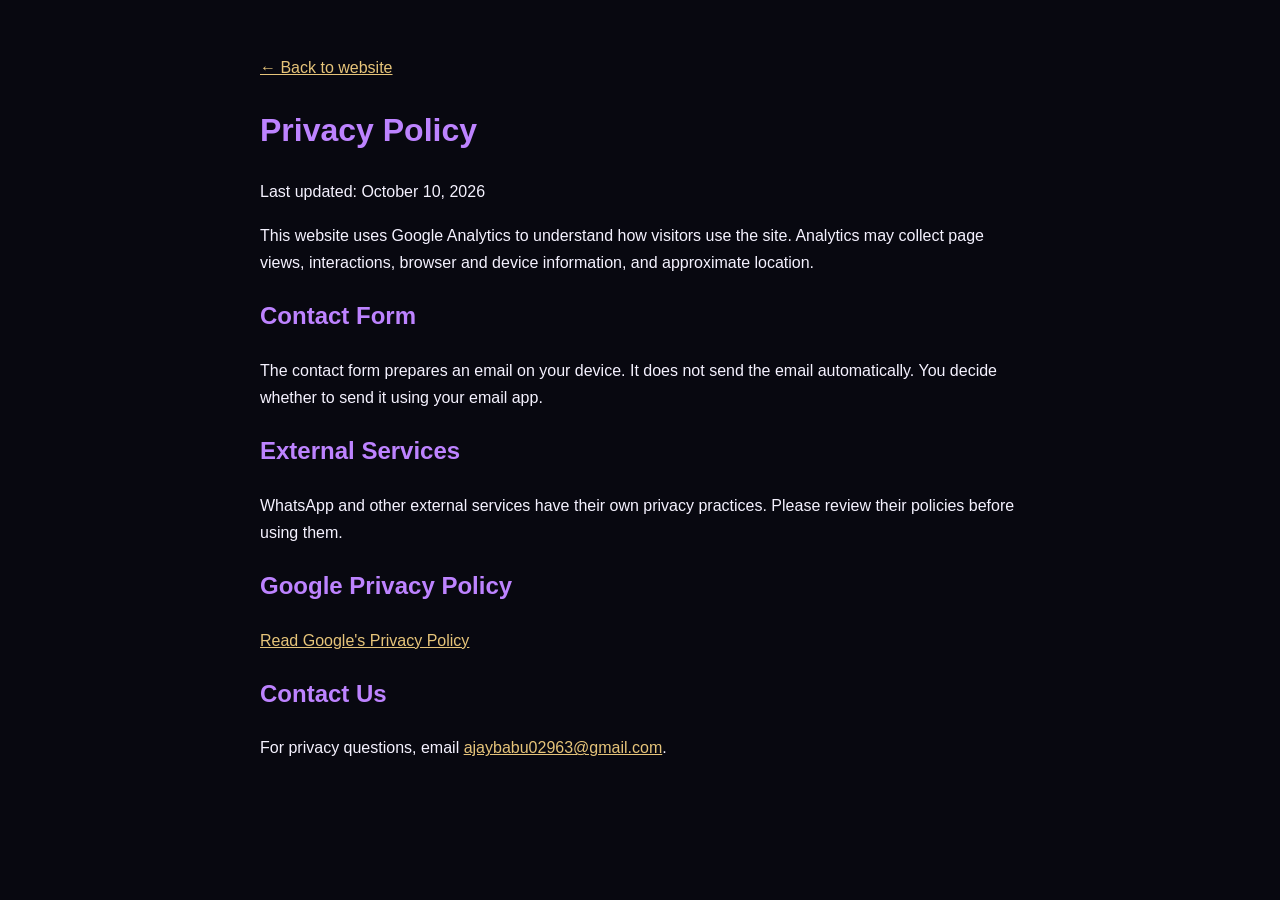
<file: privacy.html>
<!DOCTYPE html>
<html lang="en">
<head>
<meta charset="UTF-8">
<meta name="viewport" content="width=device-width, initial-scale=1">
<title>Privacy Policy | AI Nermeen Mansour</title>
<style>
body{background:#080810;color:#f5f2ff;font-family:Arial,sans-serif;line-height:1.7;padding:24px;max-width:760px;margin:30px auto}
h1,h2{color:#bd83ff}a{color:#e6c47a}
</style>
</head>
<body>
<a href="index.html">← Back to website</a>
<h1>Privacy Policy</h1>
<p>Last updated: October 10, 2026</p>
<p>This website uses Google Analytics to understand how visitors use the site. Analytics may collect page views, interactions, browser and device information, and approximate location.</p>
<h2>Contact Form</h2>
<p>The contact form prepares an email on your device. It does not send the email automatically. You decide whether to send it using your email app.</p>
<h2>External Services</h2>
<p>WhatsApp and other external services have their own privacy practices. Please review their policies before using them.</p>
<h2>Google Privacy Policy</h2>
<p><a href="https://policies.google.com/privacy">Read Google's Privacy Policy</a></p>
<h2>Contact Us</h2>
<p>For privacy questions, email <a href="mailto:ajaybabu02963@gmail.com">ajaybabu02963@gmail.com</a>.</p>
</body>
</html>
</file>
